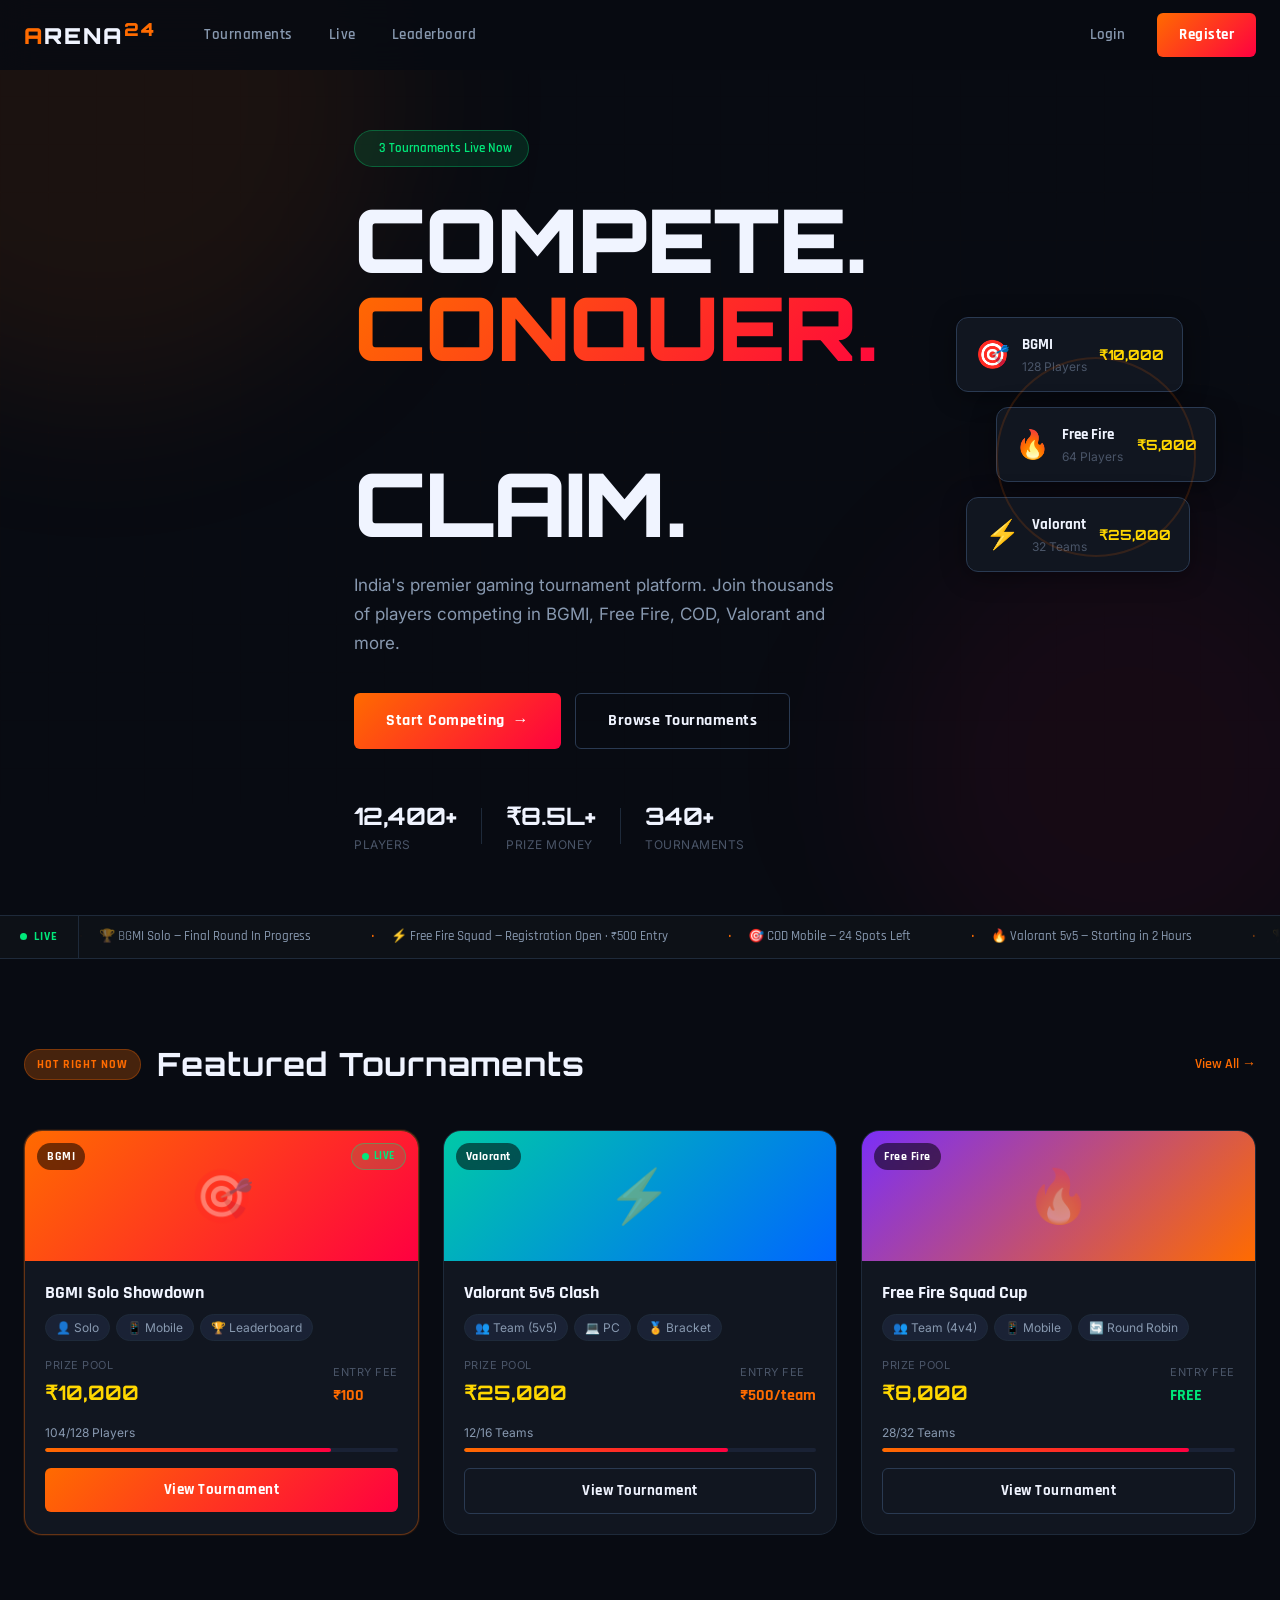
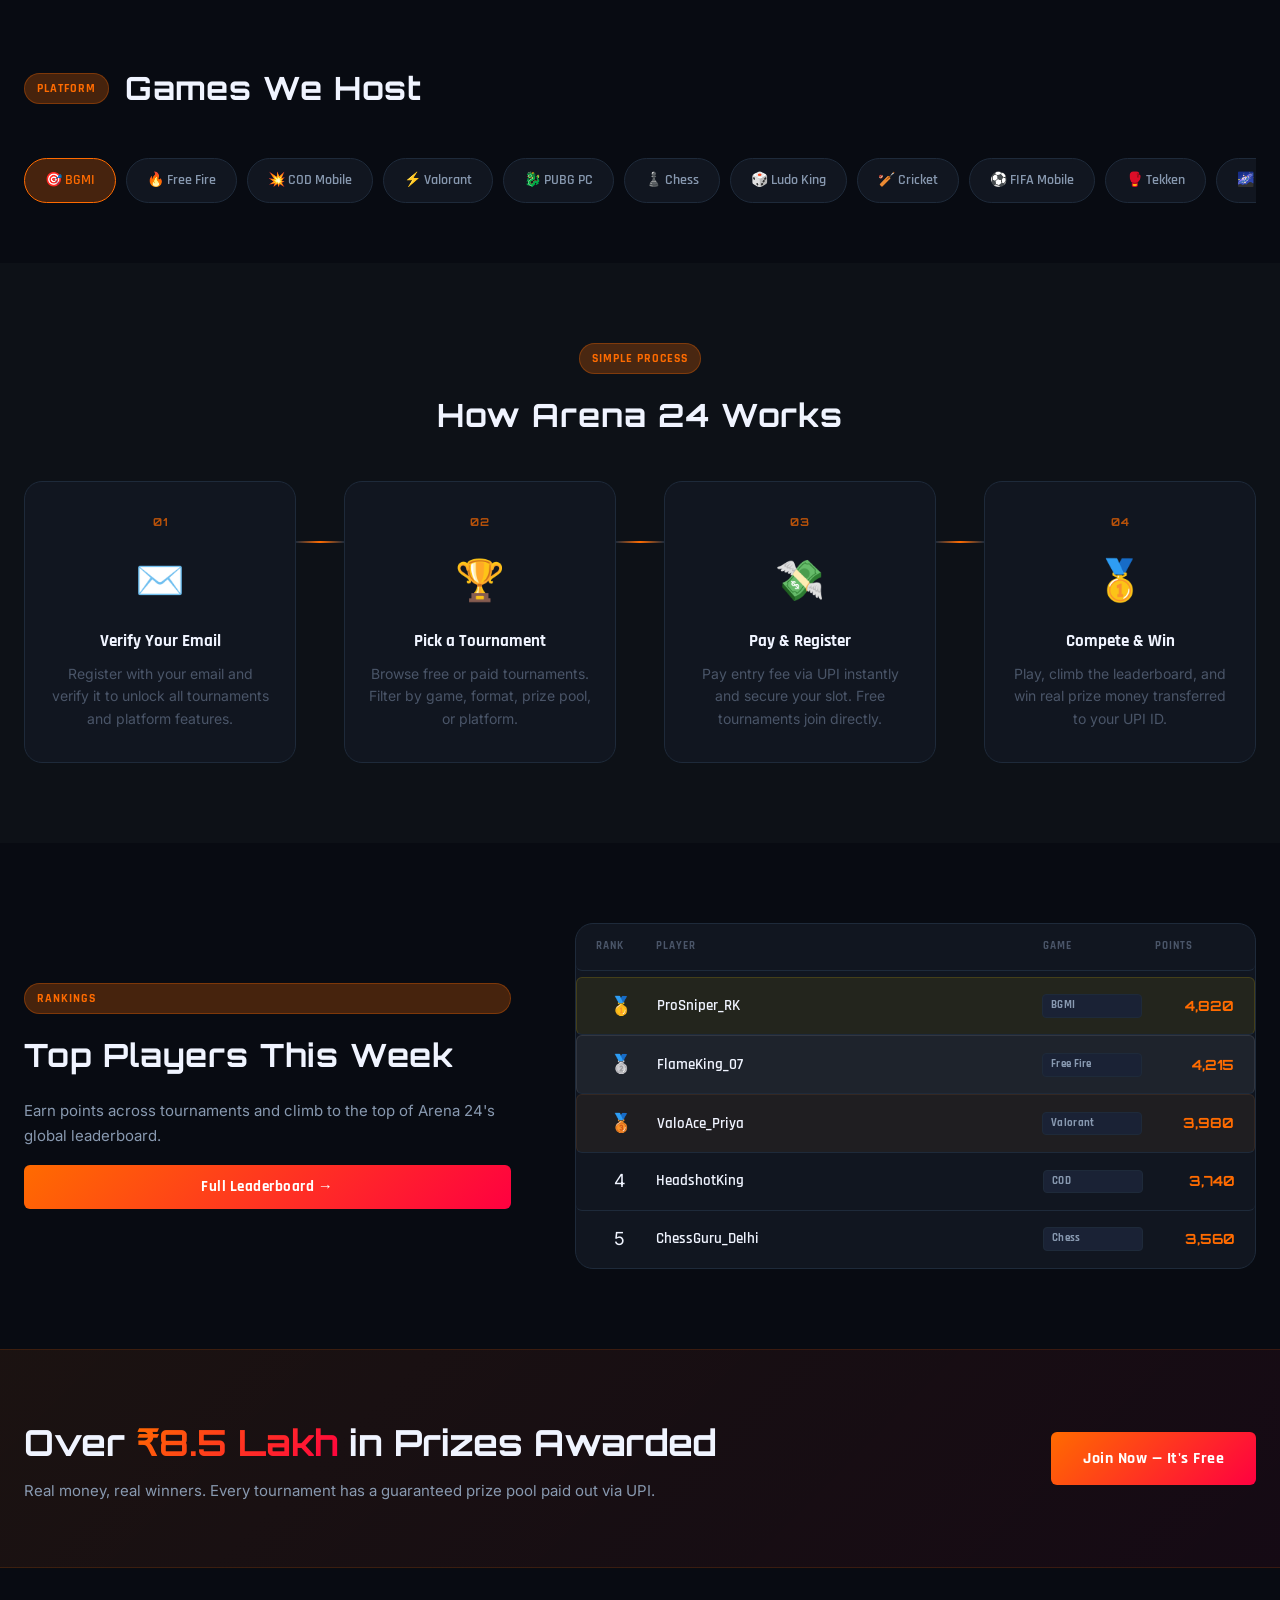
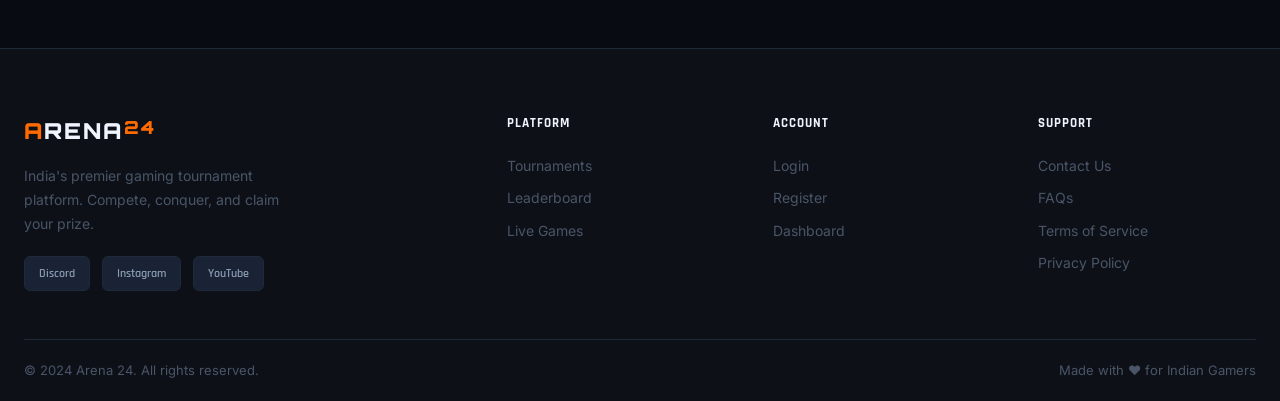
<file: index.html>
<!DOCTYPE html>
<html lang="en">
<head>
  <meta charset="UTF-8" />
  <meta name="viewport" content="width=device-width, initial-scale=1.0"/>
  <title>Arena 24 — Compete. Conquer. Claim.</title>
  <link rel="preconnect" href="https://fonts.googleapis.com">
  <link href="https://fonts.googleapis.com/css2?family=Rajdhani:wght@400;500;600;700&family=Orbitron:wght@400;600;700;900&family=Inter:wght@300;400;500&display=swap" rel="stylesheet">
  <script src="/js/api.js"></script>
  <link rel="stylesheet" href="css/global.css">
  <link rel="stylesheet" href="css/index.css">
</head>
<body>

  <!-- NAV -->
  <nav class="navbar" id="navbar">
    <div class="nav-container">
      <a href="index.html" class="nav-logo">
        <span class="logo-a">A</span>RENA<span class="logo-24">24</span>
      </a>
      <ul class="nav-links">
        <li><a href="tournaments.html">Tournaments</a></li>
        <li><a href="live.html">Live</a></li>
        <li><a href="leaderboard.html">Leaderboard</a></li>
      </ul>
      <div class="nav-actions">
        <a href="login.html" class="btn-ghost">Login</a>
        <a href="register.html" class="btn-primary">Register</a>
      </div>
      <button class="nav-toggle" id="navToggle">
        <span></span><span></span><span></span>
      </button>
    </div>
    <div class="nav-mobile" id="navMobile">
      <a href="tournaments.html">Tournaments</a>
      <a href="live.html">Live</a>
      <a href="leaderboard.html">Leaderboard</a>
      <a href="login.html">Login</a>
      <a href="register.html" class="btn-primary">Register</a>
    </div>
  </nav>

  <!-- HERO -->
  <section class="hero">
    <div class="hero-bg">
      <div class="hero-grid"></div>
      <div class="hero-glow glow-1"></div>
      <div class="hero-glow glow-2"></div>
      <div class="hero-particles" id="particles"></div>
    </div>
    <div class="hero-content">
      <div class="hero-badge">
        <span class="badge-dot"></span>
        <span>3 Tournaments Live Now</span>
      </div>
      <h1 class="hero-title">
        COMPETE.<br>
        <span class="title-accent">CONQUER.</span><br>
        CLAIM.
      </h1>
      <p class="hero-sub">India's premier gaming tournament platform. Join thousands of players competing in BGMI, Free Fire, COD, Valorant and more.</p>
      <div class="hero-cta">
        <a href="register.html" class="btn-primary btn-xl">Start Competing <span class="btn-arrow">→</span></a>
        <a href="tournaments.html" class="btn-outline btn-xl">Browse Tournaments</a>
      </div>
      <div class="hero-stats">
        <div class="stat-item">
          <span class="stat-num">12,400+</span>
          <span class="stat-label">Players</span>
        </div>
        <div class="stat-divider"></div>
        <div class="stat-item">
          <span class="stat-num">₹8.5L+</span>
          <span class="stat-label">Prize Money</span>
        </div>
        <div class="stat-divider"></div>
        <div class="stat-item">
          <span class="stat-num">340+</span>
          <span class="stat-label">Tournaments</span>
        </div>
      </div>
    </div>
    <div class="hero-visual">
      <div class="game-cards-stack">
        <div class="game-card-floating card-1">
          <div class="gcf-icon">🎯</div>
          <div class="gcf-info">
            <span class="gcf-name">BGMI</span>
            <span class="gcf-players">128 Players</span>
          </div>
          <div class="gcf-prize">₹10,000</div>
        </div>
        <div class="game-card-floating card-2">
          <div class="gcf-icon">🔥</div>
          <div class="gcf-info">
            <span class="gcf-name">Free Fire</span>
            <span class="gcf-players">64 Players</span>
          </div>
          <div class="gcf-prize">₹5,000</div>
        </div>
        <div class="game-card-floating card-3">
          <div class="gcf-icon">⚡</div>
          <div class="gcf-info">
            <span class="gcf-name">Valorant</span>
            <span class="gcf-players">32 Teams</span>
          </div>
          <div class="gcf-prize">₹25,000</div>
        </div>
        <div class="pulse-ring"></div>
      </div>
    </div>
  </section>

  <!-- LIVE TICKER -->
  <div class="live-ticker">
    <div class="ticker-label"><span class="live-dot"></span> LIVE</div>
    <div class="ticker-track">
      <div class="ticker-inner">
        <span>🏆 BGMI Solo — Final Round In Progress</span>
        <span>⚡ Free Fire Squad — Registration Open · ₹500 Entry</span>
        <span>🎯 COD Mobile — 24 Spots Left</span>
        <span>🔥 Valorant 5v5 — Starting in 2 Hours</span>
        <span>🏆 Ludo King Open — FREE Entry · 200 Players Joined</span>
        <span>⚡ Chess Blitz — Quarterfinals Live Now</span>
        <span>🏆 BGMI Solo — Final Round In Progress</span>
        <span>⚡ Free Fire Squad — Registration Open · ₹500 Entry</span>
        <span>🎯 COD Mobile — 24 Spots Left</span>
        <span>🔥 Valorant 5v5 — Starting in 2 Hours</span>
      </div>
    </div>
  </div>

  <!-- FEATURED TOURNAMENTS -->
  <section class="section" id="featured">
    <div class="container">
      <div class="section-header">
        <div class="section-tag">Hot Right Now</div>
        <h2 class="section-title">Featured Tournaments</h2>
        <a href="tournaments.html" class="section-link">View All →</a>
      </div>
      <div class="tournament-grid">

        <div class="t-card t-card-featured">
          <div class="t-card-banner" style="background: linear-gradient(135deg, #ff6b00, #ff0040);">
            <div class="t-game-tag">BGMI</div>
            <div class="t-live-badge"><span class="live-dot"></span> LIVE</div>
            <div class="t-banner-icon">🎯</div>
          </div>
          <div class="t-card-body">
            <h3 class="t-title">BGMI Solo Showdown</h3>
            <div class="t-meta">
              <span class="t-meta-item">👤 Solo</span>
              <span class="t-meta-item">📱 Mobile</span>
              <span class="t-meta-item">🏆 Leaderboard</span>
            </div>
            <div class="t-prize-row">
              <div class="t-prize">
                <span class="prize-label">Prize Pool</span>
                <span class="prize-amount">₹10,000</span>
              </div>
              <div class="t-entry">
                <span class="entry-label">Entry Fee</span>
                <span class="entry-amount entry-paid">₹100</span>
              </div>
            </div>
            <div class="t-progress-row">
              <span class="t-spots">104/128 Players</span>
              <div class="t-progress-bar"><div class="t-progress-fill" style="width:81%"></div></div>
            </div>
            <a href="tournament-detail.html" class="btn-primary btn-full">View Tournament</a>
          </div>
        </div>

        <div class="t-card">
          <div class="t-card-banner" style="background: linear-gradient(135deg, #00c9a7, #0066ff);">
            <div class="t-game-tag">Valorant</div>
            <div class="t-banner-icon">⚡</div>
          </div>
          <div class="t-card-body">
            <h3 class="t-title">Valorant 5v5 Clash</h3>
            <div class="t-meta">
              <span class="t-meta-item">👥 Team (5v5)</span>
              <span class="t-meta-item">💻 PC</span>
              <span class="t-meta-item">🏅 Bracket</span>
            </div>
            <div class="t-prize-row">
              <div class="t-prize">
                <span class="prize-label">Prize Pool</span>
                <span class="prize-amount">₹25,000</span>
              </div>
              <div class="t-entry">
                <span class="entry-label">Entry Fee</span>
                <span class="entry-amount entry-paid">₹500/team</span>
              </div>
            </div>
            <div class="t-progress-row">
              <span class="t-spots">12/16 Teams</span>
              <div class="t-progress-bar"><div class="t-progress-fill" style="width:75%"></div></div>
            </div>
            <a href="tournament-detail.html" class="btn-outline btn-full">View Tournament</a>
          </div>
        </div>

        <div class="t-card">
          <div class="t-card-banner" style="background: linear-gradient(135deg, #7b2ff7, #ff6b00);">
            <div class="t-game-tag">Free Fire</div>
            <div class="t-banner-icon">🔥</div>
          </div>
          <div class="t-card-body">
            <h3 class="t-title">Free Fire Squad Cup</h3>
            <div class="t-meta">
              <span class="t-meta-item">👥 Team (4v4)</span>
              <span class="t-meta-item">📱 Mobile</span>
              <span class="t-meta-item">🔄 Round Robin</span>
            </div>
            <div class="t-prize-row">
              <div class="t-prize">
                <span class="prize-label">Prize Pool</span>
                <span class="prize-amount">₹8,000</span>
              </div>
              <div class="t-entry">
                <span class="entry-label">Entry Fee</span>
                <span class="entry-amount entry-free">FREE</span>
              </div>
            </div>
            <div class="t-progress-row">
              <span class="t-spots">28/32 Teams</span>
              <div class="t-progress-bar"><div class="t-progress-fill" style="width:87%"></div></div>
            </div>
            <a href="tournament-detail.html" class="btn-outline btn-full">View Tournament</a>
          </div>
        </div>

      </div>
    </div>
  </section>

  <!-- GAMES WE SUPPORT -->
  <section class="section games-section">
    <div class="container">
      <div class="section-header">
        <div class="section-tag">Platform</div>
        <h2 class="section-title">Games We Host</h2>
      </div>
      <div class="games-scroll">
        <div class="games-track">
          <div class="game-pill active">🎯 BGMI</div>
          <div class="game-pill">🔥 Free Fire</div>
          <div class="game-pill">💥 COD Mobile</div>
          <div class="game-pill">⚡ Valorant</div>
          <div class="game-pill">🐉 PUBG PC</div>
          <div class="game-pill">♟️ Chess</div>
          <div class="game-pill">🎲 Ludo King</div>
          <div class="game-pill">🏏 Cricket</div>
          <div class="game-pill">⚽ FIFA Mobile</div>
          <div class="game-pill">🥊 Tekken</div>
          <div class="game-pill">🌌 Fortnite</div>
          <div class="game-pill">+ More</div>
        </div>
      </div>
    </div>
  </section>

  <!-- HOW IT WORKS -->
  <section class="section how-section">
    <div class="container">
      <div class="section-header center">
        <div class="section-tag">Simple Process</div>
        <h2 class="section-title">How Arena 24 Works</h2>
      </div>
      <div class="steps-grid">
        <div class="step-card">
          <div class="step-num">01</div>
          <div class="step-icon">✉️</div>
          <h3 class="step-title">Verify Your Email</h3>
          <p class="step-desc">Register with your email and verify it to unlock all tournaments and platform features.</p>
        </div>
        <div class="step-connector"></div>
        <div class="step-card">
          <div class="step-num">02</div>
          <div class="step-icon">🏆</div>
          <h3 class="step-title">Pick a Tournament</h3>
          <p class="step-desc">Browse free or paid tournaments. Filter by game, format, prize pool, or platform.</p>
        </div>
        <div class="step-connector"></div>
        <div class="step-card">
          <div class="step-num">03</div>
          <div class="step-icon">💸</div>
          <h3 class="step-title">Pay & Register</h3>
          <p class="step-desc">Pay entry fee via UPI instantly and secure your slot. Free tournaments join directly.</p>
        </div>
        <div class="step-connector"></div>
        <div class="step-card">
          <div class="step-num">04</div>
          <div class="step-icon">🥇</div>
          <h3 class="step-title">Compete & Win</h3>
          <p class="step-desc">Play, climb the leaderboard, and win real prize money transferred to your UPI ID.</p>
        </div>
      </div>
    </div>
  </section>

  <!-- LEADERBOARD PREVIEW -->
  <section class="section lb-section">
    <div class="container">
      <div class="lb-layout">
        <div class="lb-left">
          <div class="section-tag">Rankings</div>
          <h2 class="section-title">Top Players This Week</h2>
          <p class="lb-desc">Earn points across tournaments and climb to the top of Arena 24's global leaderboard.</p>
          <a href="leaderboard.html" class="btn-primary">Full Leaderboard →</a>
        </div>
        <div class="lb-right">
          <div class="lb-table">
            <div class="lb-row lb-header">
              <span>Rank</span><span>Player</span><span>Game</span><span>Points</span>
            </div>
            <div class="lb-row lb-gold">
              <span class="rank-badge rank-1">🥇</span>
              <span class="player-name">ProSniper_RK</span>
              <span class="game-tag-sm">BGMI</span>
              <span class="lb-pts">4,820</span>
            </div>
            <div class="lb-row lb-silver">
              <span class="rank-badge rank-2">🥈</span>
              <span class="player-name">FlameKing_07</span>
              <span class="game-tag-sm">Free Fire</span>
              <span class="lb-pts">4,215</span>
            </div>
            <div class="lb-row lb-bronze">
              <span class="rank-badge rank-3">🥉</span>
              <span class="player-name">ValoAce_Priya</span>
              <span class="game-tag-sm">Valorant</span>
              <span class="lb-pts">3,980</span>
            </div>
            <div class="lb-row">
              <span class="rank-badge">4</span>
              <span class="player-name">HeadshotKing</span>
              <span class="game-tag-sm">COD</span>
              <span class="lb-pts">3,740</span>
            </div>
            <div class="lb-row">
              <span class="rank-badge">5</span>
              <span class="player-name">ChessGuru_Delhi</span>
              <span class="game-tag-sm">Chess</span>
              <span class="lb-pts">3,560</span>
            </div>
          </div>
        </div>
      </div>
    </div>
  </section>

  <!-- PRIZE BANNER -->
  <section class="prize-banner">
    <div class="container">
      <div class="prize-content">
        <div class="prize-text">
          <h2>Over <span class="prize-highlight">₹8.5 Lakh</span> in Prizes Awarded</h2>
          <p>Real money, real winners. Every tournament has a guaranteed prize pool paid out via UPI.</p>
        </div>
        <a href="register.html" class="btn-primary btn-xl">Join Now — It's Free</a>
      </div>
    </div>
  </section>

  <!-- FOOTER -->
  <footer class="footer">
    <div class="container">
      <div class="footer-grid">
        <div class="footer-brand">
          <a href="index.html" class="nav-logo">
            <span class="logo-a">A</span>RENA<span class="logo-24">24</span>
          </a>
          <p>India's premier gaming tournament platform. Compete, conquer, and claim your prize.</p>
          <div class="footer-socials">
            <a href="#" class="social-link">Discord</a>
            <a href="#" class="social-link">Instagram</a>
            <a href="#" class="social-link">YouTube</a>
          </div>
        </div>
        <div class="footer-col">
          <h4>Platform</h4>
          <a href="tournaments.html">Tournaments</a>
          <a href="leaderboard.html">Leaderboard</a>
          <a href="live.html">Live Games</a>
        </div>
        <div class="footer-col">
          <h4>Account</h4>
          <a href="login.html">Login</a>
          <a href="register.html">Register</a>
          <a href="dashboard.html">Dashboard</a>
        </div>
        <div class="footer-col">
          <h4>Support</h4>
          <a href="#">Contact Us</a>
          <a href="#">FAQs</a>
          <a href="#">Terms of Service</a>
          <a href="#">Privacy Policy</a>
        </div>
      </div>
      <div class="footer-bottom">
        <span>© 2024 Arena 24. All rights reserved.</span>
        <span>Made with ❤️ for Indian Gamers</span>
      </div>
    </div>
  </footer>

  <script src="js/global.js"></script>
  <script src="js/index.js"></script>
</body>
</html>
</file>
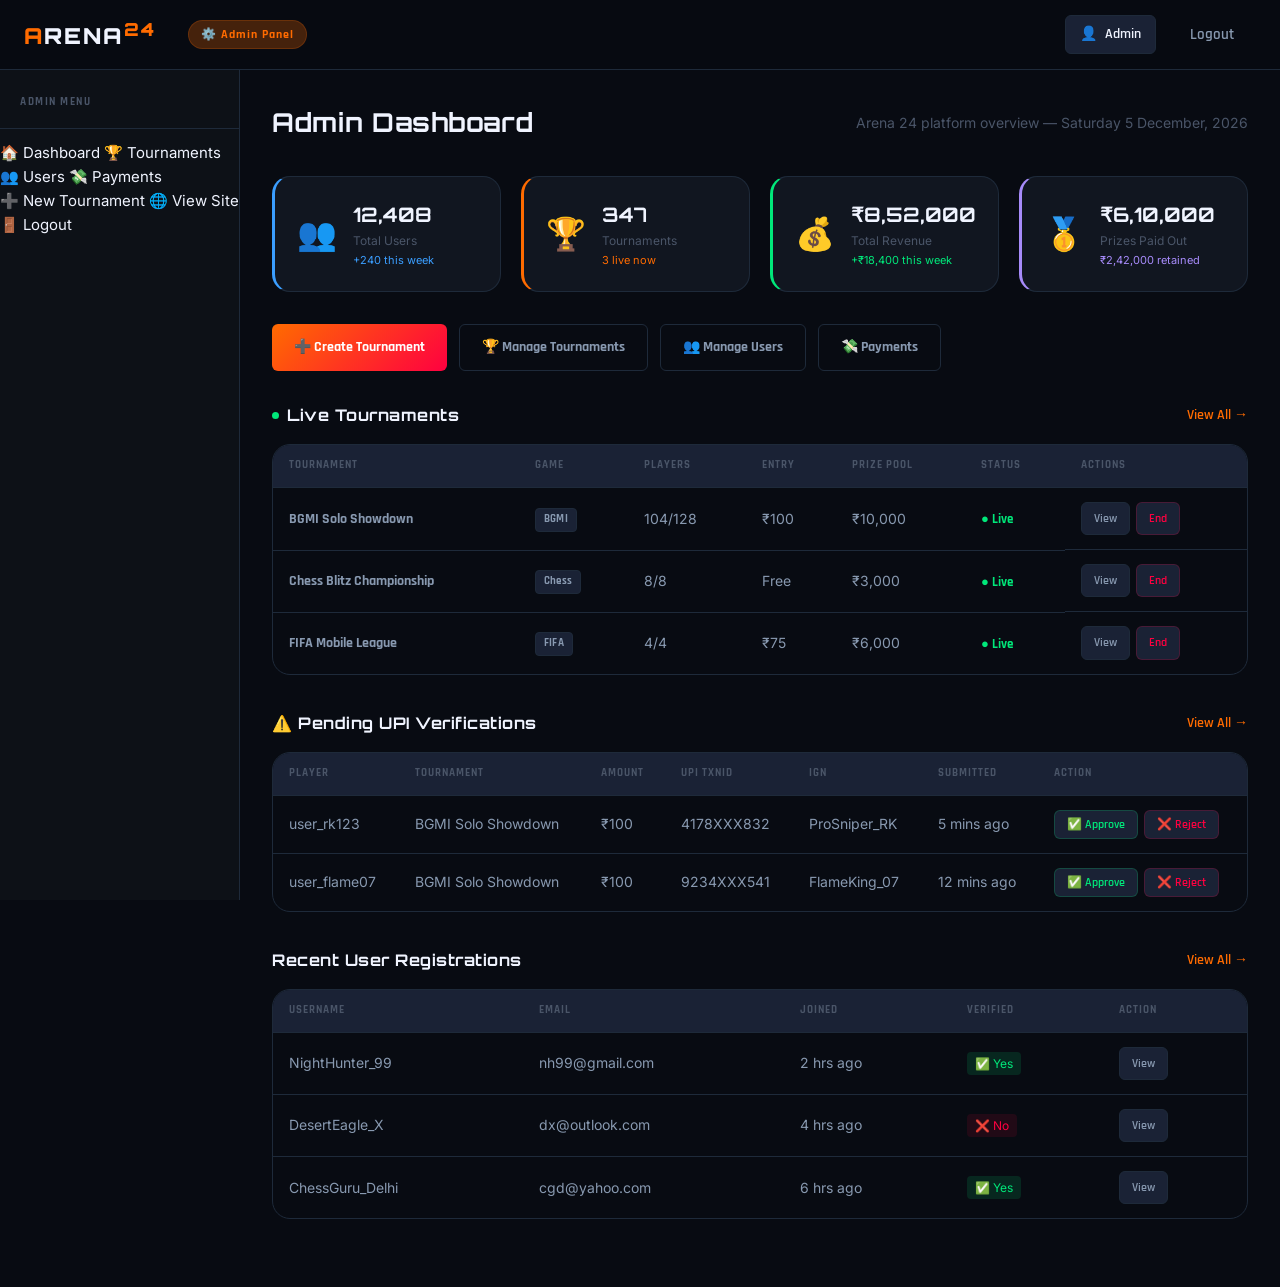
<file: admin-dashboard.html>
<!DOCTYPE html>
<html lang="en">
<head>
  <meta charset="UTF-8" />
  <meta name="viewport" content="width=device-width, initial-scale=1.0"/>
  <title>Admin Dashboard — Arena 24</title>
  <link rel="preconnect" href="https://fonts.googleapis.com">
  <link href="https://fonts.googleapis.com/css2?family=Rajdhani:wght@400;500;600;700&family=Orbitron:wght@400;600;700;900&family=Inter:wght@300;400;500&display=swap" rel="stylesheet">
  <script src="/js/api.js"></script>
  <link rel="stylesheet" href="css/global.css">
  <link rel="stylesheet" href="css/admin.css">
</head>
<body class="admin-body">

  <!-- ADMIN NAVBAR -->
  <nav class="navbar admin-nav" id="navbar">
    <div class="nav-container">
      <a href="index.html" class="nav-logo"><span class="logo-a">A</span>RENA<span class="logo-24">24</span></a>
      <div class="admin-nav-badge">⚙️ Admin Panel</div>
      <div class="nav-actions nav-logged-in">
        <div class="nav-avatar">👤 <span>Admin</span></div>
        <a href="login.html" class="btn-ghost">Logout</a>
      </div>
    </div>
  </nav>

  <div class="admin-layout">

    <!-- ADMIN SIDEBAR -->
    <aside class="admin-sidebar">
      <div class="admin-sidebar-title">Admin Menu</div>
      <nav class="sidebar-nav">
        <a href="admin-dashboard.html" class="sn-item active"><span>🏠</span> Dashboard</a>
        <a href="admin-tournaments.html" class="sn-item"><span>🏆</span> Tournaments</a>
        <a href="admin-users.html" class="sn-item"><span>👥</span> Users</a>
        <a href="admin-payments.html" class="sn-item"><span>💸</span> Payments</a>
        <div class="sn-divider"></div>
        <a href="create-tournament.html" class="sn-item sn-highlight"><span>➕</span> New Tournament</a>
        <a href="index.html" class="sn-item"><span>🌐</span> View Site</a>
        <a href="login.html" class="sn-item sn-logout"><span>🚪</span> Logout</a>
      </nav>
    </aside>

    <!-- ADMIN MAIN -->
    <main class="admin-main">

      <div class="admin-page-header">
        <h1>Admin Dashboard</h1>
        <p>Arena 24 platform overview — <span id="adminDate"></span></p>
      </div>

      <!-- OVERVIEW STATS -->
      <div class="admin-stats-row">
        <div class="admin-stat-card asc-blue">
          <div class="asc-icon">👥</div>
          <div class="asc-info">
            <span class="asc-val">12,408</span>
            <span class="asc-label">Total Users</span>
            <span class="asc-change">+240 this week</span>
          </div>
        </div>
        <div class="admin-stat-card asc-orange">
          <div class="asc-icon">🏆</div>
          <div class="asc-info">
            <span class="asc-val">347</span>
            <span class="asc-label">Tournaments</span>
            <span class="asc-change">3 live now</span>
          </div>
        </div>
        <div class="admin-stat-card asc-green">
          <div class="asc-icon">💰</div>
          <div class="asc-info">
            <span class="asc-val">₹8,52,000</span>
            <span class="asc-label">Total Revenue</span>
            <span class="asc-change">+₹18,400 this week</span>
          </div>
        </div>
        <div class="admin-stat-card asc-purple">
          <div class="asc-icon">🥇</div>
          <div class="asc-info">
            <span class="asc-val">₹6,10,000</span>
            <span class="asc-label">Prizes Paid Out</span>
            <span class="asc-change">₹2,42,000 retained</span>
          </div>
        </div>
      </div>

      <!-- QUICK ACTIONS -->
      <div class="admin-quick-actions">
        <a href="create-tournament.html" class="qab qab-primary">➕ Create Tournament</a>
        <a href="admin-tournaments.html" class="qab qab-outline">🏆 Manage Tournaments</a>
        <a href="admin-users.html" class="qab qab-outline">👥 Manage Users</a>
        <a href="admin-payments.html" class="qab qab-outline">💸 Payments</a>
      </div>

      <!-- LIVE TOURNAMENTS -->
      <div class="admin-section">
        <div class="admin-section-header">
          <h2><span class="live-dot"></span> Live Tournaments</h2>
          <a href="admin-tournaments.html" class="section-link">View All →</a>
        </div>
        <div class="admin-table-wrap">
          <table class="admin-table">
            <thead>
              <tr><th>Tournament</th><th>Game</th><th>Players</th><th>Entry</th><th>Prize Pool</th><th>Status</th><th>Actions</th></tr>
            </thead>
            <tbody>
              <tr>
                <td class="at-name">BGMI Solo Showdown</td>
                <td><span class="game-tag-sm">BGMI</span></td>
                <td>104/128</td>
                <td>₹100</td>
                <td>₹10,000</td>
                <td><span class="status-live">● Live</span></td>
                <td class="at-actions"><a href="tournament-detail.html" class="tbl-btn">View</a><button class="tbl-btn tbl-btn-danger">End</button></td>
              </tr>
              <tr>
                <td class="at-name">Chess Blitz Championship</td>
                <td><span class="game-tag-sm">Chess</span></td>
                <td>8/8</td>
                <td>Free</td>
                <td>₹3,000</td>
                <td><span class="status-live">● Live</span></td>
                <td class="at-actions"><a href="tournament-detail.html" class="tbl-btn">View</a><button class="tbl-btn tbl-btn-danger">End</button></td>
              </tr>
              <tr>
                <td class="at-name">FIFA Mobile League</td>
                <td><span class="game-tag-sm">FIFA</span></td>
                <td>4/4</td>
                <td>₹75</td>
                <td>₹6,000</td>
                <td><span class="status-live">● Live</span></td>
                <td class="at-actions"><a href="tournament-detail.html" class="tbl-btn">View</a><button class="tbl-btn tbl-btn-danger">End</button></td>
              </tr>
            </tbody>
          </table>
        </div>
      </div>

      <!-- PENDING PAYMENTS -->
      <div class="admin-section">
        <div class="admin-section-header">
          <h2>⚠️ Pending UPI Verifications</h2>
          <a href="admin-payments.html" class="section-link">View All →</a>
        </div>
        <div class="admin-table-wrap">
          <table class="admin-table">
            <thead>
              <tr><th>Player</th><th>Tournament</th><th>Amount</th><th>UPI TxnID</th><th>IGN</th><th>Submitted</th><th>Action</th></tr>
            </thead>
            <tbody>
              <tr>
                <td>user_rk123</td>
                <td>BGMI Solo Showdown</td>
                <td>₹100</td>
                <td>4178XXX832</td>
                <td>ProSniper_RK</td>
                <td>5 mins ago</td>
                <td class="at-actions">
                  <button class="tbl-btn tbl-btn-success">✅ Approve</button>
                  <button class="tbl-btn tbl-btn-danger">❌ Reject</button>
                </td>
              </tr>
              <tr>
                <td>user_flame07</td>
                <td>BGMI Solo Showdown</td>
                <td>₹100</td>
                <td>9234XXX541</td>
                <td>FlameKing_07</td>
                <td>12 mins ago</td>
                <td class="at-actions">
                  <button class="tbl-btn tbl-btn-success">✅ Approve</button>
                  <button class="tbl-btn tbl-btn-danger">❌ Reject</button>
                </td>
              </tr>
            </tbody>
          </table>
        </div>
      </div>

      <!-- RECENT REGISTRATIONS -->
      <div class="admin-section">
        <div class="admin-section-header">
          <h2>Recent User Registrations</h2>
          <a href="admin-users.html" class="section-link">View All →</a>
        </div>
        <div class="admin-table-wrap">
          <table class="admin-table">
            <thead>
              <tr><th>Username</th><th>Email</th><th>Joined</th><th>Verified</th><th>Action</th></tr>
            </thead>
            <tbody>
              <tr><td>NightHunter_99</td><td>nh99@gmail.com</td><td>2 hrs ago</td><td><span class="verified-badge">✅ Yes</span></td><td><a href="#" class="tbl-btn">View</a></td></tr>
              <tr><td>DesertEagle_X</td><td>dx@outlook.com</td><td>4 hrs ago</td><td><span class="unverified-badge">❌ No</span></td><td><a href="#" class="tbl-btn">View</a></td></tr>
              <tr><td>ChessGuru_Delhi</td><td>cgd@yahoo.com</td><td>6 hrs ago</td><td><span class="verified-badge">✅ Yes</span></td><td><a href="#" class="tbl-btn">View</a></td></tr>
            </tbody>
          </table>
        </div>
      </div>

    </main>
  </div>

  <script src="js/global.js"></script>
  <script src="js/admin.js"></script>
</body>
</html>
</file>
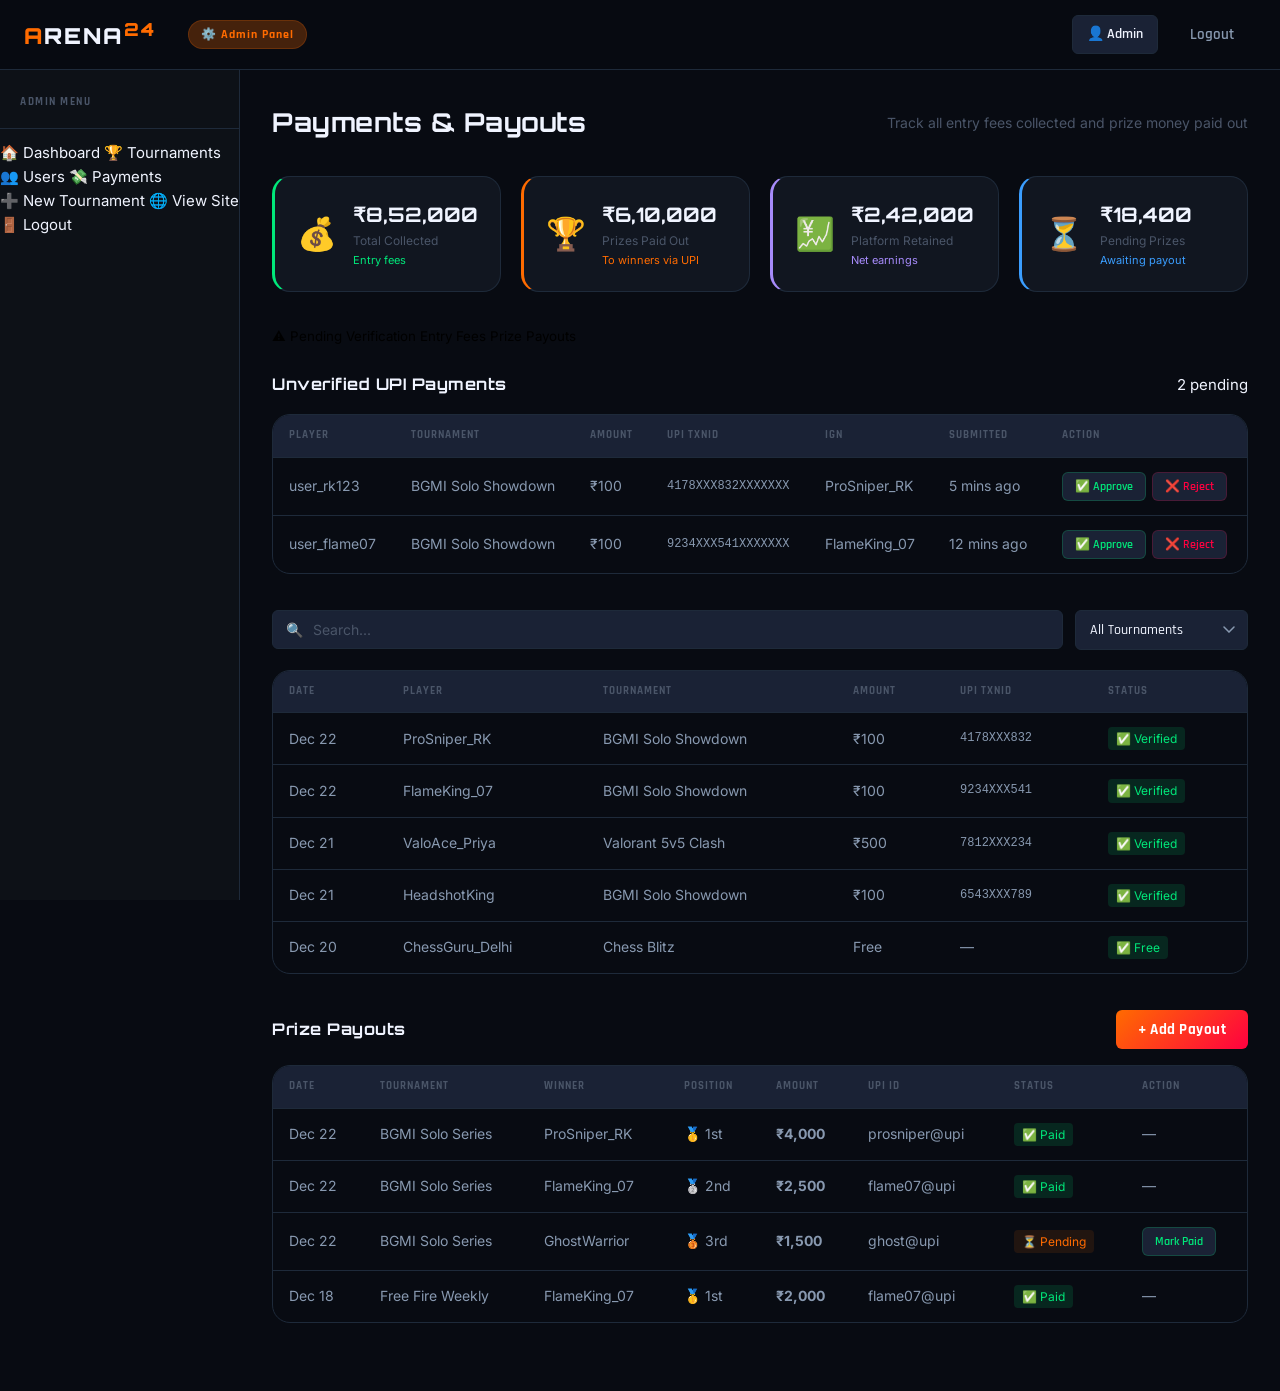
<file: admin-payments.html>
<!DOCTYPE html>
<html lang="en">
<head>
  <meta charset="UTF-8" />
  <meta name="viewport" content="width=device-width, initial-scale=1.0"/>
  <title>Payments — Arena 24 Admin</title>
  <link rel="preconnect" href="https://fonts.googleapis.com">
  <link href="https://fonts.googleapis.com/css2?family=Rajdhani:wght@400;500;600;700&family=Orbitron:wght@400;600;700;900&family=Inter:wght@300;400;500&display=swap" rel="stylesheet">
  <script src="/js/api.js"></script>
  <link rel="stylesheet" href="css/global.css">
  <link rel="stylesheet" href="css/admin.css">
</head>
<body class="admin-body">

  <nav class="navbar admin-nav" id="navbar">
    <div class="nav-container">
      <a href="index.html" class="nav-logo"><span class="logo-a">A</span>RENA<span class="logo-24">24</span></a>
      <div class="admin-nav-badge">⚙️ Admin Panel</div>
      <div class="nav-actions"><div class="nav-avatar">👤 Admin</div><a href="login.html" class="btn-ghost">Logout</a></div>
    </div>
  </nav>

  <div class="admin-layout">
    <aside class="admin-sidebar">
      <div class="admin-sidebar-title">Admin Menu</div>
      <nav class="sidebar-nav">
        <a href="admin-dashboard.html" class="sn-item"><span>🏠</span> Dashboard</a>
        <a href="admin-tournaments.html" class="sn-item"><span>🏆</span> Tournaments</a>
        <a href="admin-users.html" class="sn-item"><span>👥</span> Users</a>
        <a href="admin-payments.html" class="sn-item active"><span>💸</span> Payments</a>
        <div class="sn-divider"></div>
        <a href="create-tournament.html" class="sn-item sn-highlight"><span>➕</span> New Tournament</a>
        <a href="index.html" class="sn-item"><span>🌐</span> View Site</a>
        <a href="login.html" class="sn-item sn-logout"><span>🚪</span> Logout</a>
      </nav>
    </aside>

    <main class="admin-main">
      <div class="admin-page-header">
        <h1>Payments & Payouts</h1>
        <p>Track all entry fees collected and prize money paid out</p>
      </div>

      <!-- FINANCE SUMMARY -->
      <div class="admin-stats-row">
        <div class="admin-stat-card asc-green">
          <div class="asc-icon">💰</div>
          <div class="asc-info"><span class="asc-val">₹8,52,000</span><span class="asc-label">Total Collected</span><span class="asc-change">Entry fees</span></div>
        </div>
        <div class="admin-stat-card asc-orange">
          <div class="asc-icon">🏆</div>
          <div class="asc-info"><span class="asc-val">₹6,10,000</span><span class="asc-label">Prizes Paid Out</span><span class="asc-change">To winners via UPI</span></div>
        </div>
        <div class="admin-stat-card asc-purple">
          <div class="asc-icon">💹</div>
          <div class="asc-info"><span class="asc-val">₹2,42,000</span><span class="asc-label">Platform Retained</span><span class="asc-change">Net earnings</span></div>
        </div>
        <div class="admin-stat-card asc-blue">
          <div class="asc-icon">⏳</div>
          <div class="asc-info"><span class="asc-val">₹18,400</span><span class="asc-label">Pending Prizes</span><span class="asc-change">Awaiting payout</span></div>
        </div>
      </div>

      <!-- TABS -->
      <div class="t-tabs" style="margin-bottom:24px">
        <button class="t-tab active" data-tab="pending">⚠️ Pending Verification</button>
        <button class="t-tab" data-tab="entries">Entry Fees</button>
        <button class="t-tab" data-tab="prizes">Prize Payouts</button>
      </div>

      <!-- PENDING VERIFICATION -->
      <div class="t-tab-content active" id="tab-pending">
        <div class="admin-section">
          <div class="admin-section-header"><h2>Unverified UPI Payments</h2><span class="notif-count">2 pending</span></div>
          <div class="admin-table-wrap">
            <table class="admin-table">
              <thead>
                <tr><th>Player</th><th>Tournament</th><th>Amount</th><th>UPI TxnID</th><th>IGN</th><th>Submitted</th><th>Action</th></tr>
              </thead>
              <tbody>
                <tr>
                  <td>user_rk123</td><td>BGMI Solo Showdown</td><td>₹100</td><td class="txn-id">4178XXX832XXXXXXX</td><td>ProSniper_RK</td><td>5 mins ago</td>
                  <td class="at-actions">
                    <button class="tbl-btn tbl-btn-success">✅ Approve</button>
                    <button class="tbl-btn tbl-btn-danger">❌ Reject</button>
                  </td>
                </tr>
                <tr>
                  <td>user_flame07</td><td>BGMI Solo Showdown</td><td>₹100</td><td class="txn-id">9234XXX541XXXXXXX</td><td>FlameKing_07</td><td>12 mins ago</td>
                  <td class="at-actions">
                    <button class="tbl-btn tbl-btn-success">✅ Approve</button>
                    <button class="tbl-btn tbl-btn-danger">❌ Reject</button>
                  </td>
                </tr>
              </tbody>
            </table>
          </div>
        </div>
      </div>

      <!-- ENTRY FEES -->
      <div class="t-tab-content" id="tab-entries">
        <div class="admin-section">
          <div class="admin-filter-row">
            <div class="filter-search"><span class="search-icon">🔍</span><input type="text" placeholder="Search..."/></div>
            <select class="filter-select"><option>All Tournaments</option><option>BGMI Solo Showdown</option><option>Valorant 5v5 Clash</option></select>
          </div>
          <div class="admin-table-wrap">
            <table class="admin-table">
              <thead><tr><th>Date</th><th>Player</th><th>Tournament</th><th>Amount</th><th>UPI TxnID</th><th>Status</th></tr></thead>
              <tbody>
                <tr><td>Dec 22</td><td>ProSniper_RK</td><td>BGMI Solo Showdown</td><td>₹100</td><td class="txn-id">4178XXX832</td><td><span class="verified-badge">✅ Verified</span></td></tr>
                <tr><td>Dec 22</td><td>FlameKing_07</td><td>BGMI Solo Showdown</td><td>₹100</td><td class="txn-id">9234XXX541</td><td><span class="verified-badge">✅ Verified</span></td></tr>
                <tr><td>Dec 21</td><td>ValoAce_Priya</td><td>Valorant 5v5 Clash</td><td>₹500</td><td class="txn-id">7812XXX234</td><td><span class="verified-badge">✅ Verified</span></td></tr>
                <tr><td>Dec 21</td><td>HeadshotKing</td><td>BGMI Solo Showdown</td><td>₹100</td><td class="txn-id">6543XXX789</td><td><span class="verified-badge">✅ Verified</span></td></tr>
                <tr><td>Dec 20</td><td>ChessGuru_Delhi</td><td>Chess Blitz</td><td>Free</td><td>—</td><td><span class="verified-badge">✅ Free</span></td></tr>
              </tbody>
            </table>
          </div>
        </div>
      </div>

      <!-- PRIZE PAYOUTS -->
      <div class="t-tab-content" id="tab-prizes">
        <div class="admin-section">
          <div class="admin-section-header">
            <h2>Prize Payouts</h2>
            <button class="btn-primary" id="newPayoutBtn">+ Add Payout</button>
          </div>
          <div class="admin-table-wrap">
            <table class="admin-table">
              <thead><tr><th>Date</th><th>Tournament</th><th>Winner</th><th>Position</th><th>Amount</th><th>UPI ID</th><th>Status</th><th>Action</th></tr></thead>
              <tbody>
                <tr>
                  <td>Dec 22</td><td>BGMI Solo Series</td><td>ProSniper_RK</td><td>🥇 1st</td><td class="prize-col">₹4,000</td><td>prosniper@upi</td>
                  <td><span class="received-badge">✅ Paid</span></td>
                  <td>—</td>
                </tr>
                <tr>
                  <td>Dec 22</td><td>BGMI Solo Series</td><td>FlameKing_07</td><td>🥈 2nd</td><td class="prize-col">₹2,500</td><td>flame07@upi</td>
                  <td><span class="received-badge">✅ Paid</span></td>
                  <td>—</td>
                </tr>
                <tr>
                  <td>Dec 22</td><td>BGMI Solo Series</td><td>GhostWarrior</td><td>🥉 3rd</td><td class="prize-col">₹1,500</td><td>ghost@upi</td>
                  <td><span class="pending-badge">⏳ Pending</span></td>
                  <td><button class="tbl-btn tbl-btn-success">Mark Paid</button></td>
                </tr>
                <tr>
                  <td>Dec 18</td><td>Free Fire Weekly</td><td>FlameKing_07</td><td>🥇 1st</td><td class="prize-col">₹2,000</td><td>flame07@upi</td>
                  <td><span class="received-badge">✅ Paid</span></td>
                  <td>—</td>
                </tr>
              </tbody>
            </table>
          </div>
        </div>
      </div>

    </main>
  </div>

  <!-- NEW PAYOUT MODAL -->
  <div class="modal-overlay hidden" id="payoutModal">
    <div class="modal">
      <button class="modal-close" id="closePayoutModal">✕</button>
      <div class="modal-header"><h3>Record Prize Payout</h3></div>
      <div class="modal-body">
        <div class="form-group"><label>Tournament</label><select class="filter-select" style="width:100%"><option>BGMI Solo Showdown</option><option>Valorant 5v5 Clash</option></select></div>
        <div class="form-group"><label>Winner Username</label><input type="text" class="upi-input" placeholder="e.g. ProSniper_RK"/></div>
        <div class="form-row-2">
          <div class="form-group"><label>Position</label><input type="text" class="upi-input" placeholder="e.g. 1st"/></div>
          <div class="form-group"><label>Prize Amount (₹)</label><input type="number" class="upi-input" placeholder="4000"/></div>
        </div>
        <div class="form-group"><label>Winner's UPI ID</label><input type="text" class="upi-input" placeholder="winner@upi"/></div>
        <button class="btn-primary btn-full">Save Payout Record</button>
      </div>
    </div>
  </div>

  <script src="js/global.js"></script>
  <script src="js/admin.js"></script>
</body>
</html>
</file>
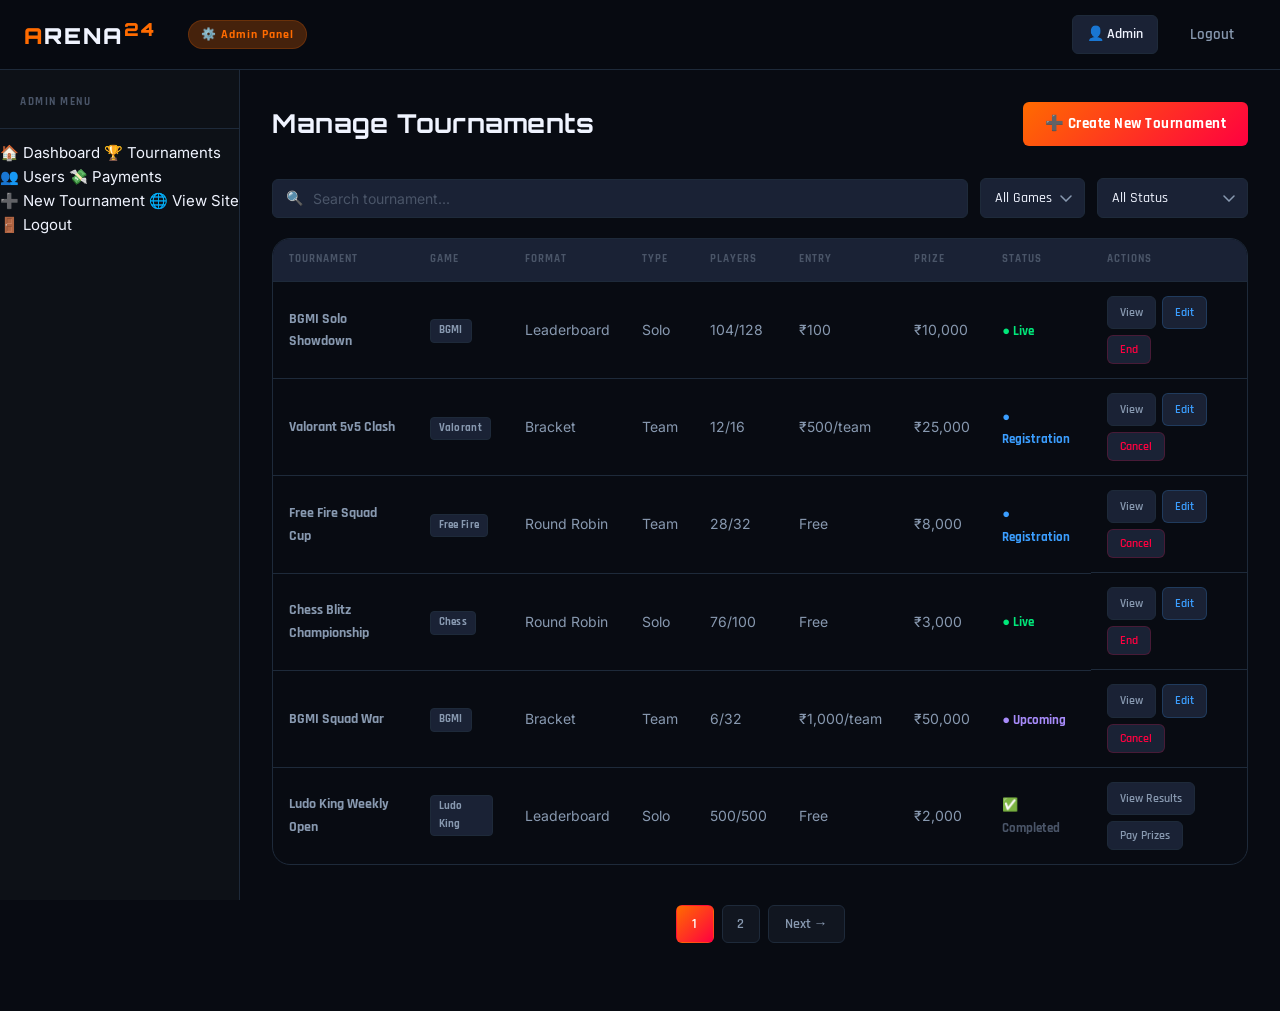
<file: admin-tournaments.html>
<!DOCTYPE html>
<html lang="en">
<head>
  <meta charset="UTF-8" />
  <meta name="viewport" content="width=device-width, initial-scale=1.0"/>
  <title>Manage Tournaments — Arena 24 Admin</title>
  <link rel="preconnect" href="https://fonts.googleapis.com">
  <link href="https://fonts.googleapis.com/css2?family=Rajdhani:wght@400;500;600;700&family=Orbitron:wght@400;600;700;900&family=Inter:wght@300;400;500&display=swap" rel="stylesheet">
  <script src="/js/api.js"></script>
  <link rel="stylesheet" href="css/global.css">
  <link rel="stylesheet" href="css/admin.css">
</head>
<body class="admin-body">

  <nav class="navbar admin-nav" id="navbar">
    <div class="nav-container">
      <a href="index.html" class="nav-logo"><span class="logo-a">A</span>RENA<span class="logo-24">24</span></a>
      <div class="admin-nav-badge">⚙️ Admin Panel</div>
      <div class="nav-actions"><div class="nav-avatar">👤 Admin</div><a href="login.html" class="btn-ghost">Logout</a></div>
    </div>
  </nav>

  <div class="admin-layout">
    <aside class="admin-sidebar">
      <div class="admin-sidebar-title">Admin Menu</div>
      <nav class="sidebar-nav">
        <a href="admin-dashboard.html" class="sn-item"><span>🏠</span> Dashboard</a>
        <a href="admin-tournaments.html" class="sn-item active"><span>🏆</span> Tournaments</a>
        <a href="admin-users.html" class="sn-item"><span>👥</span> Users</a>
        <a href="admin-payments.html" class="sn-item"><span>💸</span> Payments</a>
        <div class="sn-divider"></div>
        <a href="create-tournament.html" class="sn-item sn-highlight"><span>➕</span> New Tournament</a>
        <a href="index.html" class="sn-item"><span>🌐</span> View Site</a>
        <a href="login.html" class="sn-item sn-logout"><span>🚪</span> Logout</a>
      </nav>
    </aside>

    <main class="admin-main">
      <div class="admin-page-header">
        <h1>Manage Tournaments</h1>
        <a href="create-tournament.html" class="btn-primary">➕ Create New Tournament</a>
      </div>

      <!-- FILTER ROW -->
      <div class="admin-filter-row">
        <div class="filter-search">
          <span class="search-icon">🔍</span>
          <input type="text" placeholder="Search tournament..." id="adminTSearch"/>
        </div>
        <select class="filter-select"><option>All Games</option><option>BGMI</option><option>Free Fire</option><option>Valorant</option><option>Chess</option></select>
        <select class="filter-select"><option>All Status</option><option>Live</option><option>Registration Open</option><option>Upcoming</option><option>Completed</option></select>
      </div>

      <!-- TOURNAMENTS TABLE -->
      <div class="admin-section">
        <div class="admin-table-wrap">
          <table class="admin-table admin-t-table">
            <thead>
              <tr>
                <th>Tournament</th><th>Game</th><th>Format</th><th>Type</th>
                <th>Players</th><th>Entry</th><th>Prize</th><th>Status</th><th>Actions</th>
              </tr>
            </thead>
            <tbody id="adminTBody">
              <tr>
                <td class="at-name">BGMI Solo Showdown</td>
                <td><span class="game-tag-sm">BGMI</span></td>
                <td>Leaderboard</td><td>Solo</td><td>104/128</td><td>₹100</td><td>₹10,000</td>
                <td><span class="status-live">● Live</span></td>
                <td class="at-actions">
                  <a href="tournament-detail.html" class="tbl-btn">View</a>
                  <button class="tbl-btn tbl-btn-edit" onclick="openEditModal('BGMI Solo Showdown')">Edit</button>
                  <button class="tbl-btn tbl-btn-danger" onclick="confirmEnd('BGMI Solo Showdown')">End</button>
                </td>
              </tr>
              <tr>
                <td class="at-name">Valorant 5v5 Clash</td>
                <td><span class="game-tag-sm">Valorant</span></td>
                <td>Bracket</td><td>Team</td><td>12/16</td><td>₹500/team</td><td>₹25,000</td>
                <td><span class="status-reg">● Registration</span></td>
                <td class="at-actions">
                  <a href="tournament-detail.html" class="tbl-btn">View</a>
                  <button class="tbl-btn tbl-btn-edit">Edit</button>
                  <button class="tbl-btn tbl-btn-danger">Cancel</button>
                </td>
              </tr>
              <tr>
                <td class="at-name">Free Fire Squad Cup</td>
                <td><span class="game-tag-sm">Free Fire</span></td>
                <td>Round Robin</td><td>Team</td><td>28/32</td><td>Free</td><td>₹8,000</td>
                <td><span class="status-reg">● Registration</span></td>
                <td class="at-actions">
                  <a href="tournament-detail.html" class="tbl-btn">View</a>
                  <button class="tbl-btn tbl-btn-edit">Edit</button>
                  <button class="tbl-btn tbl-btn-danger">Cancel</button>
                </td>
              </tr>
              <tr>
                <td class="at-name">Chess Blitz Championship</td>
                <td><span class="game-tag-sm">Chess</span></td>
                <td>Round Robin</td><td>Solo</td><td>76/100</td><td>Free</td><td>₹3,000</td>
                <td><span class="status-live">● Live</span></td>
                <td class="at-actions">
                  <a href="tournament-detail.html" class="tbl-btn">View</a>
                  <button class="tbl-btn tbl-btn-edit">Edit</button>
                  <button class="tbl-btn tbl-btn-danger">End</button>
                </td>
              </tr>
              <tr>
                <td class="at-name">BGMI Squad War</td>
                <td><span class="game-tag-sm">BGMI</span></td>
                <td>Bracket</td><td>Team</td><td>6/32</td><td>₹1,000/team</td><td>₹50,000</td>
                <td><span class="status-upcoming">● Upcoming</span></td>
                <td class="at-actions">
                  <a href="tournament-detail.html" class="tbl-btn">View</a>
                  <button class="tbl-btn tbl-btn-edit">Edit</button>
                  <button class="tbl-btn tbl-btn-danger">Cancel</button>
                </td>
              </tr>
              <tr>
                <td class="at-name">Ludo King Weekly Open</td>
                <td><span class="game-tag-sm">Ludo King</span></td>
                <td>Leaderboard</td><td>Solo</td><td>500/500</td><td>Free</td><td>₹2,000</td>
                <td><span class="status-done">✅ Completed</span></td>
                <td class="at-actions">
                  <a href="tournament-detail.html" class="tbl-btn">View Results</a>
                  <button class="tbl-btn">Pay Prizes</button>
                </td>
              </tr>
            </tbody>
          </table>
        </div>
        <div class="pagination">
          <button class="page-btn active">1</button>
          <button class="page-btn">2</button>
          <button class="page-btn page-next">Next →</button>
        </div>
      </div>

    </main>
  </div>

  <!-- EDIT MODAL -->
  <div class="modal-overlay hidden" id="editTModal">
    <div class="modal modal-large">
      <button class="modal-close" id="closeEditTModal">✕</button>
      <div class="modal-header"><h3>Edit Tournament</h3></div>
      <div class="modal-body">
        <div class="form-group">
          <label>Tournament Name</label>
          <input type="text" class="upi-input" id="editTName" value="BGMI Solo Showdown"/>
        </div>
        <div class="form-row-2">
          <div class="form-group">
            <label>Max Players</label>
            <input type="number" class="upi-input" value="128"/>
          </div>
          <div class="form-group">
            <label>Prize Pool (₹)</label>
            <input type="number" class="upi-input" value="10000"/>
          </div>
        </div>
        <div class="form-row-2">
          <div class="form-group">
            <label>Entry Fee (₹, 0 = Free)</label>
            <input type="number" class="upi-input" value="100"/>
          </div>
          <div class="form-group">
            <label>Status</label>
            <select class="filter-select" style="width:100%">
              <option>Registration Open</option>
              <option selected>Live</option>
              <option>Upcoming</option>
              <option>Completed</option>
            </select>
          </div>
        </div>
        <div class="form-group">
          <label>Room ID (share with players)</label>
          <input type="text" class="upi-input" placeholder="e.g. 123456"/>
        </div>
        <div class="form-group">
          <label>Room Password</label>
          <input type="text" class="upi-input" placeholder="e.g. arena24"/>
        </div>
        <div class="form-row-inline">
          <button class="btn-primary">Save Changes</button>
          <button class="btn-outline" id="cancelEditT">Cancel</button>
        </div>
      </div>
    </div>
  </div>

  <script src="js/global.js"></script>
  <script src="js/admin.js"></script>
</body>
</html>
</file>
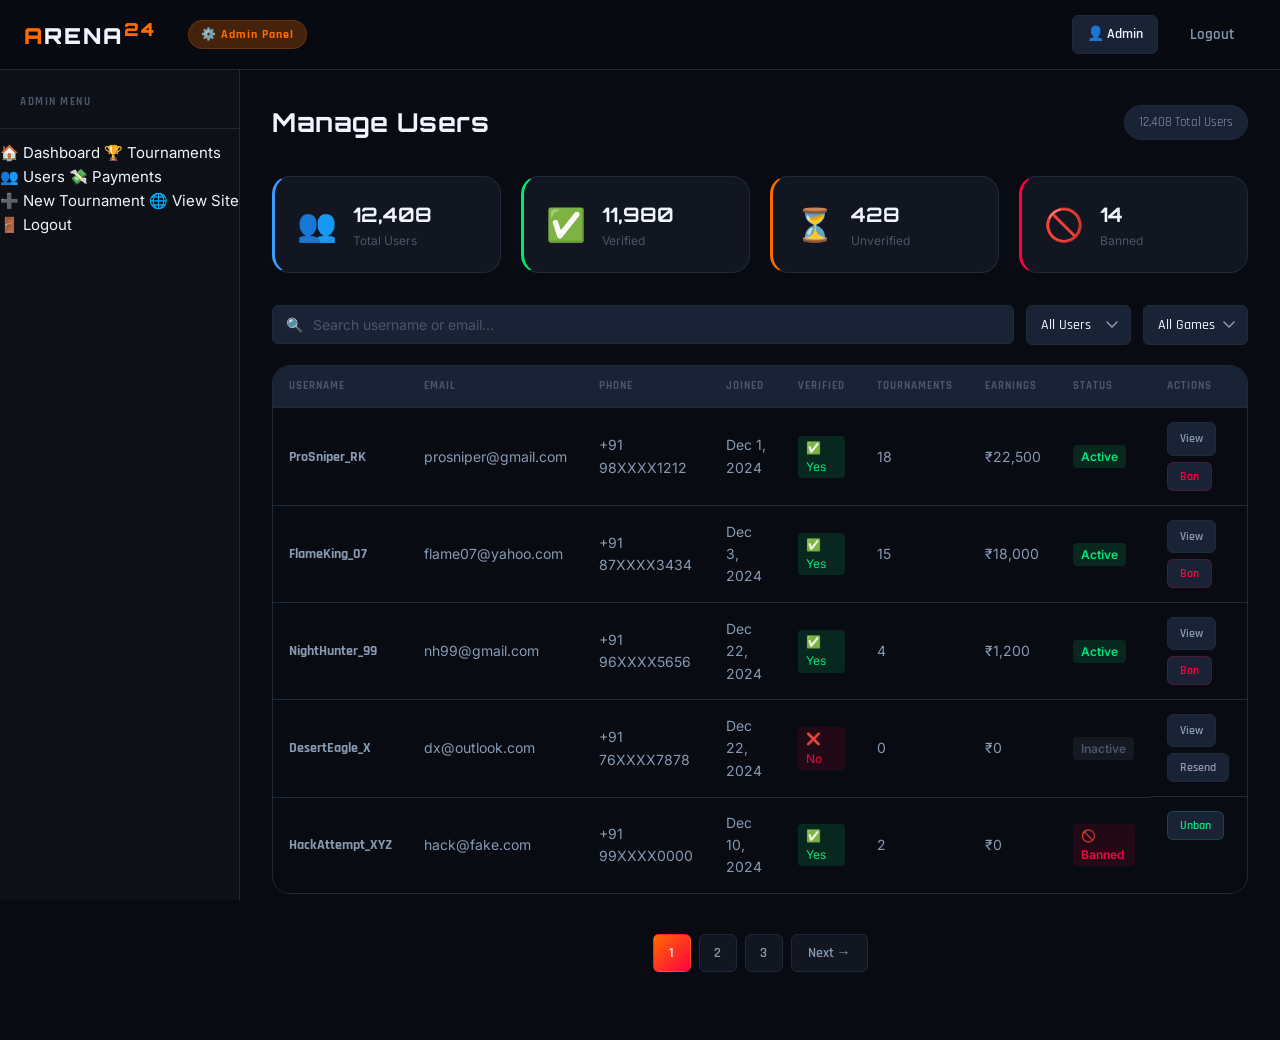
<file: admin-users.html>
<!DOCTYPE html>
<html lang="en">
<head>
  <meta charset="UTF-8" />
  <meta name="viewport" content="width=device-width, initial-scale=1.0"/>
  <title>Manage Users — Arena 24 Admin</title>
  <link rel="preconnect" href="https://fonts.googleapis.com">
  <link href="https://fonts.googleapis.com/css2?family=Rajdhani:wght@400;500;600;700&family=Orbitron:wght@400;600;700;900&family=Inter:wght@300;400;500&display=swap" rel="stylesheet">
  <script src="/js/api.js"></script>
  <link rel="stylesheet" href="css/global.css">
  <link rel="stylesheet" href="css/admin.css">
</head>
<body class="admin-body">

  <nav class="navbar admin-nav" id="navbar">
    <div class="nav-container">
      <a href="index.html" class="nav-logo"><span class="logo-a">A</span>RENA<span class="logo-24">24</span></a>
      <div class="admin-nav-badge">⚙️ Admin Panel</div>
      <div class="nav-actions"><div class="nav-avatar">👤 Admin</div><a href="login.html" class="btn-ghost">Logout</a></div>
    </div>
  </nav>

  <div class="admin-layout">
    <aside class="admin-sidebar">
      <div class="admin-sidebar-title">Admin Menu</div>
      <nav class="sidebar-nav">
        <a href="admin-dashboard.html" class="sn-item"><span>🏠</span> Dashboard</a>
        <a href="admin-tournaments.html" class="sn-item"><span>🏆</span> Tournaments</a>
        <a href="admin-users.html" class="sn-item active"><span>👥</span> Users</a>
        <a href="admin-payments.html" class="sn-item"><span>💸</span> Payments</a>
        <div class="sn-divider"></div>
        <a href="create-tournament.html" class="sn-item sn-highlight"><span>➕</span> New Tournament</a>
        <a href="index.html" class="sn-item"><span>🌐</span> View Site</a>
        <a href="login.html" class="sn-item sn-logout"><span>🚪</span> Logout</a>
      </nav>
    </aside>

    <main class="admin-main">
      <div class="admin-page-header">
        <h1>Manage Users</h1>
        <span class="admin-count-badge">12,408 Total Users</span>
      </div>

      <!-- STATS -->
      <div class="admin-stats-row" style="grid-template-columns:repeat(4,1fr)">
        <div class="admin-stat-card asc-blue"><div class="asc-icon">👥</div><div class="asc-info"><span class="asc-val">12,408</span><span class="asc-label">Total Users</span></div></div>
        <div class="admin-stat-card asc-green"><div class="asc-icon">✅</div><div class="asc-info"><span class="asc-val">11,980</span><span class="asc-label">Verified</span></div></div>
        <div class="admin-stat-card asc-orange"><div class="asc-icon">⏳</div><div class="asc-info"><span class="asc-val">428</span><span class="asc-label">Unverified</span></div></div>
        <div class="admin-stat-card asc-red"><div class="asc-icon">🚫</div><div class="asc-info"><span class="asc-val">14</span><span class="asc-label">Banned</span></div></div>
      </div>

      <!-- FILTER -->
      <div class="admin-filter-row">
        <div class="filter-search">
          <span class="search-icon">🔍</span>
          <input type="text" placeholder="Search username or email..." id="userSearch"/>
        </div>
        <select class="filter-select">
          <option>All Users</option>
          <option>Verified</option>
          <option>Unverified</option>
          <option>Banned</option>
        </select>
        <select class="filter-select">
          <option>All Games</option>
          <option>BGMI</option>
          <option>Free Fire</option>
          <option>Valorant</option>
          <option>Chess</option>
        </select>
      </div>

      <!-- TABLE -->
      <div class="admin-section">
        <div class="admin-table-wrap">
          <table class="admin-table">
            <thead>
              <tr><th>Username</th><th>Email</th><th>Phone</th><th>Joined</th><th>Verified</th><th>Tournaments</th><th>Earnings</th><th>Status</th><th>Actions</th></tr>
            </thead>
            <tbody>
              <tr>
                <td class="at-name">ProSniper_RK</td>
                <td>prosniper@gmail.com</td>
                <td>+91 98XXXX1212</td>
                <td>Dec 1, 2024</td>
                <td><span class="verified-badge">✅ Yes</span></td>
                <td>18</td>
                <td>₹22,500</td>
                <td><span class="status-active">Active</span></td>
                <td class="at-actions"><a href="#" class="tbl-btn">View</a><button class="tbl-btn tbl-btn-danger">Ban</button></td>
              </tr>
              <tr>
                <td class="at-name">FlameKing_07</td>
                <td>flame07@yahoo.com</td>
                <td>+91 87XXXX3434</td>
                <td>Dec 3, 2024</td>
                <td><span class="verified-badge">✅ Yes</span></td>
                <td>15</td>
                <td>₹18,000</td>
                <td><span class="status-active">Active</span></td>
                <td class="at-actions"><a href="#" class="tbl-btn">View</a><button class="tbl-btn tbl-btn-danger">Ban</button></td>
              </tr>
              <tr>
                <td class="at-name">NightHunter_99</td>
                <td>nh99@gmail.com</td>
                <td>+91 96XXXX5656</td>
                <td>Dec 22, 2024</td>
                <td><span class="verified-badge">✅ Yes</span></td>
                <td>4</td>
                <td>₹1,200</td>
                <td><span class="status-active">Active</span></td>
                <td class="at-actions"><a href="#" class="tbl-btn">View</a><button class="tbl-btn tbl-btn-danger">Ban</button></td>
              </tr>
              <tr>
                <td class="at-name">DesertEagle_X</td>
                <td>dx@outlook.com</td>
                <td>+91 76XXXX7878</td>
                <td>Dec 22, 2024</td>
                <td><span class="unverified-badge">❌ No</span></td>
                <td>0</td>
                <td>₹0</td>
                <td><span class="status-inactive">Inactive</span></td>
                <td class="at-actions"><a href="#" class="tbl-btn">View</a><button class="tbl-btn">Resend</button></td>
              </tr>
              <tr>
                <td class="at-name">HackAttempt_XYZ</td>
                <td>hack@fake.com</td>
                <td>+91 99XXXX0000</td>
                <td>Dec 10, 2024</td>
                <td><span class="verified-badge">✅ Yes</span></td>
                <td>2</td>
                <td>₹0</td>
                <td><span class="status-banned">🚫 Banned</span></td>
                <td class="at-actions"><button class="tbl-btn tbl-btn-success">Unban</button></td>
              </tr>
            </tbody>
          </table>
        </div>
        <div class="pagination">
          <button class="page-btn active">1</button>
          <button class="page-btn">2</button>
          <button class="page-btn">3</button>
          <button class="page-btn page-next">Next →</button>
        </div>
      </div>

    </main>
  </div>

  <script src="js/global.js"></script>
  <script src="js/admin.js"></script>
</body>
</html>
</file>
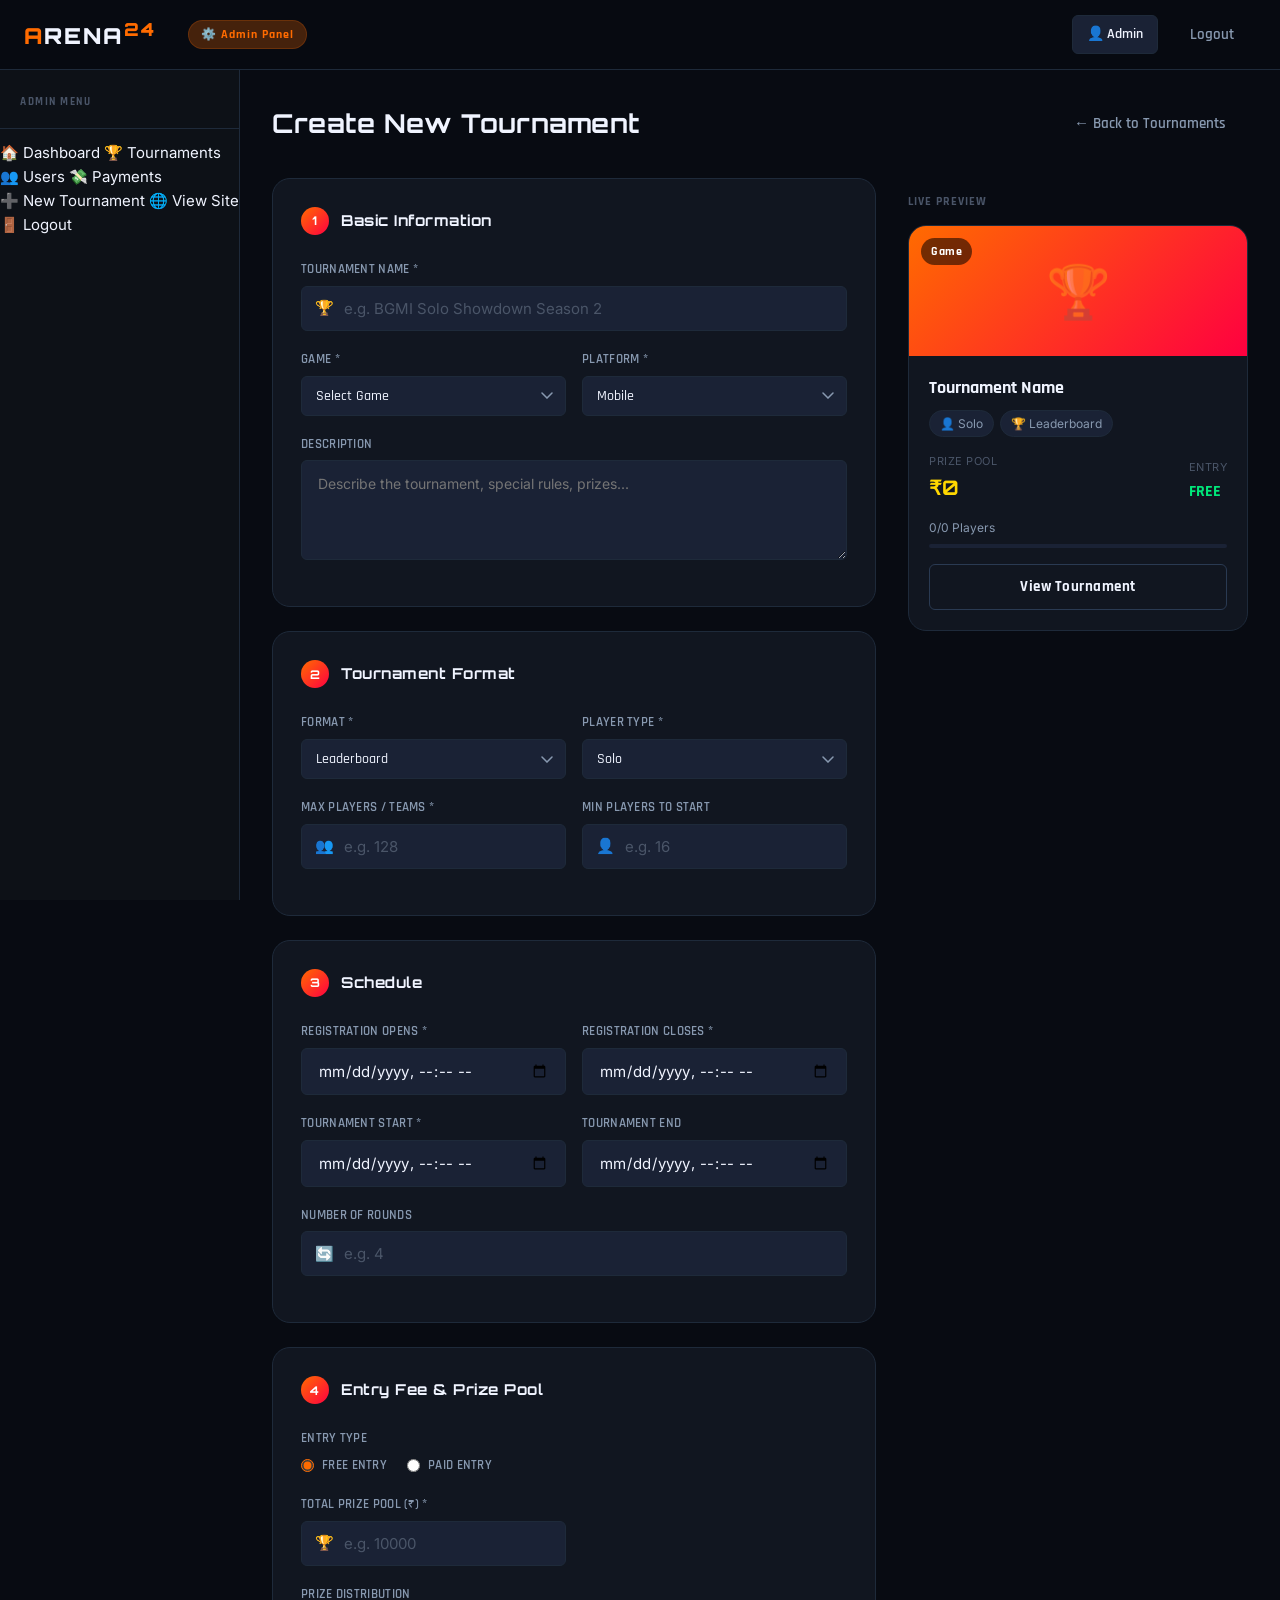
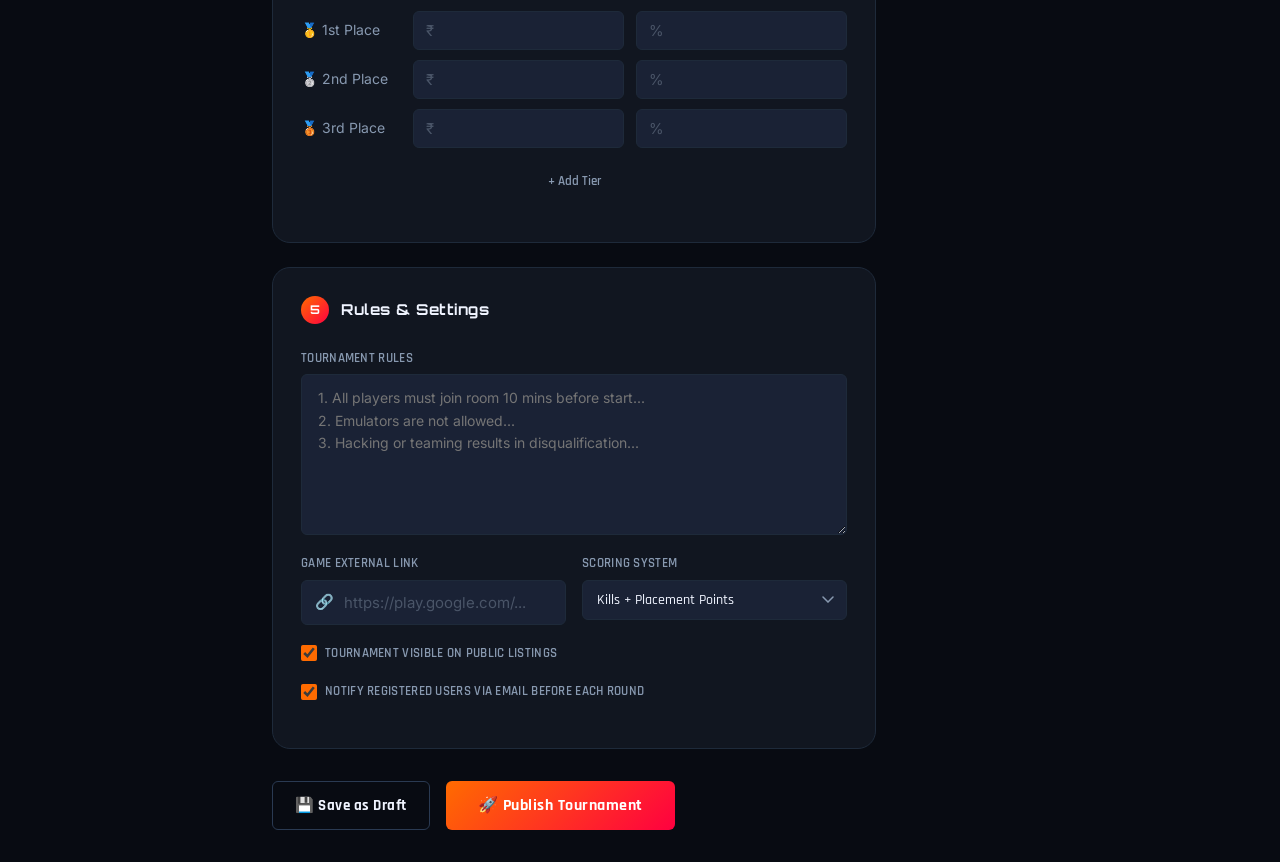
<file: create-tournament.html>
<!DOCTYPE html>
<html lang="en">
<head>
  <meta charset="UTF-8" />
  <meta name="viewport" content="width=device-width, initial-scale=1.0"/>
  <title>Create Tournament — Arena 24 Admin</title>
  <link rel="preconnect" href="https://fonts.googleapis.com">
  <link href="https://fonts.googleapis.com/css2?family=Rajdhani:wght@400;500;600;700&family=Orbitron:wght@400;600;700;900&family=Inter:wght@300;400;500&display=swap" rel="stylesheet">
  <script src="/js/api.js"></script>
  <link rel="stylesheet" href="css/global.css">
  <link rel="stylesheet" href="css/admin.css">
</head>
<body class="admin-body">

  <nav class="navbar admin-nav" id="navbar">
    <div class="nav-container">
      <a href="index.html" class="nav-logo"><span class="logo-a">A</span>RENA<span class="logo-24">24</span></a>
      <div class="admin-nav-badge">⚙️ Admin Panel</div>
      <div class="nav-actions"><div class="nav-avatar">👤 Admin</div><a href="login.html" class="btn-ghost">Logout</a></div>
    </div>
  </nav>

  <div class="admin-layout">
    <aside class="admin-sidebar">
      <div class="admin-sidebar-title">Admin Menu</div>
      <nav class="sidebar-nav">
        <a href="admin-dashboard.html" class="sn-item"><span>🏠</span> Dashboard</a>
        <a href="admin-tournaments.html" class="sn-item"><span>🏆</span> Tournaments</a>
        <a href="admin-users.html" class="sn-item"><span>👥</span> Users</a>
        <a href="admin-payments.html" class="sn-item"><span>💸</span> Payments</a>
        <div class="sn-divider"></div>
        <a href="create-tournament.html" class="sn-item sn-highlight active"><span>➕</span> New Tournament</a>
        <a href="index.html" class="sn-item"><span>🌐</span> View Site</a>
        <a href="login.html" class="sn-item sn-logout"><span>🚪</span> Logout</a>
      </nav>
    </aside>

    <main class="admin-main">
      <div class="admin-page-header">
        <h1>Create New Tournament</h1>
        <a href="admin-tournaments.html" class="btn-ghost">← Back to Tournaments</a>
      </div>

      <div class="create-t-layout">

        <!-- FORM -->
        <div class="create-t-form-wrap">
          <form class="create-t-form" id="createTForm" novalidate>

            <!-- STEP 1: BASIC INFO -->
            <div class="ct-section">
              <div class="ct-section-title"><span class="ct-step">1</span> Basic Information</div>
              <div class="form-group">
                <label>Tournament Name *</label>
                <div class="input-wrap"><span class="input-icon">🏆</span><input type="text" id="ct-name" placeholder="e.g. BGMI Solo Showdown Season 2" required /></div>
              </div>
              <div class="form-row-2">
                <div class="form-group">
                  <label>Game *</label>
                  <select class="filter-select full-w" id="ct-game" required>
                    <option value="">Select Game</option>
                    <option>BGMI</option>
                    <option>Free Fire</option>
                    <option>COD Mobile</option>
                    <option>Valorant</option>
                    <option>Chess</option>
                    <option>Ludo King</option>
                    <option>FIFA Mobile</option>
                    <option>Tekken</option>
                    <option>PUBG PC</option>
                    <option>Other</option>
                  </select>
                </div>
                <div class="form-group">
                  <label>Platform *</label>
                  <select class="filter-select full-w" id="ct-platform">
                    <option>Mobile</option>
                    <option>PC</option>
                    <option>PC & Mobile</option>
                  </select>
                </div>
              </div>
              <div class="form-group">
                <label>Description</label>
                <textarea class="textarea-field" id="ct-desc" rows="3" placeholder="Describe the tournament, special rules, prizes..."></textarea>
              </div>
            </div>

            <!-- STEP 2: FORMAT -->
            <div class="ct-section">
              <div class="ct-section-title"><span class="ct-step">2</span> Tournament Format</div>
              <div class="form-row-2">
                <div class="form-group">
                  <label>Format *</label>
                  <select class="filter-select full-w" id="ct-format">
                    <option>Leaderboard</option>
                    <option>Bracket (Single Elimination)</option>
                    <option>Bracket (Double Elimination)</option>
                    <option>Round Robin</option>
                  </select>
                </div>
                <div class="form-group">
                  <label>Player Type *</label>
                  <select class="filter-select full-w" id="ct-type" onchange="toggleTeamSize()">
                    <option>Solo</option>
                    <option>Team</option>
                  </select>
                </div>
              </div>
              <div class="form-row-2" id="teamSizeRow" style="display:none">
                <div class="form-group">
                  <label>Team Size</label>
                  <select class="filter-select full-w" id="ct-teamsize">
                    <option>2v2</option>
                    <option>4v4</option>
                    <option>5v5</option>
                    <option>Custom</option>
                  </select>
                </div>
              </div>
              <div class="form-row-2">
                <div class="form-group">
                  <label>Max Players / Teams *</label>
                  <div class="input-wrap"><span class="input-icon">👥</span><input type="number" id="ct-maxplayers" placeholder="e.g. 128" min="2" required /></div>
                </div>
                <div class="form-group">
                  <label>Min Players to Start</label>
                  <div class="input-wrap"><span class="input-icon">👤</span><input type="number" id="ct-minplayers" placeholder="e.g. 16" min="2" /></div>
                </div>
              </div>
            </div>

            <!-- STEP 3: SCHEDULE -->
            <div class="ct-section">
              <div class="ct-section-title"><span class="ct-step">3</span> Schedule</div>
              <div class="form-row-2">
                <div class="form-group">
                  <label>Registration Opens *</label>
                  <input type="datetime-local" class="upi-input" id="ct-reg-open" required />
                </div>
                <div class="form-group">
                  <label>Registration Closes *</label>
                  <input type="datetime-local" class="upi-input" id="ct-reg-close" required />
                </div>
              </div>
              <div class="form-row-2">
                <div class="form-group">
                  <label>Tournament Start *</label>
                  <input type="datetime-local" class="upi-input" id="ct-start" required />
                </div>
                <div class="form-group">
                  <label>Tournament End</label>
                  <input type="datetime-local" class="upi-input" id="ct-end" />
                </div>
              </div>
              <div class="form-group">
                <label>Number of Rounds</label>
                <div class="input-wrap"><span class="input-icon">🔄</span><input type="number" id="ct-rounds" placeholder="e.g. 4" min="1" /></div>
              </div>
            </div>

            <!-- STEP 4: FEES & PRIZES -->
            <div class="ct-section">
              <div class="ct-section-title"><span class="ct-step">4</span> Entry Fee & Prize Pool</div>
              <div class="form-group">
                <label>Entry Type</label>
                <div class="radio-group">
                  <label class="radio-label"><input type="radio" name="entryType" value="free" id="entryFree" checked onchange="toggleFeeField()"> Free Entry</label>
                  <label class="radio-label"><input type="radio" name="entryType" value="paid" id="entryPaid" onchange="toggleFeeField()"> Paid Entry</label>
                </div>
              </div>
              <div class="form-row-2" id="feeRow" style="display:none">
                <div class="form-group">
                  <label>Entry Fee (₹) *</label>
                  <div class="input-wrap"><span class="input-icon">💳</span><input type="number" id="ct-fee" placeholder="e.g. 100" /></div>
                  <span class="field-hint">Per player for solo / per team for team tournaments</span>
                </div>
                <div class="form-group">
                  <label>UPI ID to receive payments *</label>
                  <div class="input-wrap"><span class="input-icon">📱</span><input type="text" id="ct-upi" placeholder="arena24@upi" /></div>
                </div>
              </div>
              <div class="form-row-2">
                <div class="form-group">
                  <label>Total Prize Pool (₹) *</label>
                  <div class="input-wrap"><span class="input-icon">🏆</span><input type="number" id="ct-prize" placeholder="e.g. 10000" required /></div>
                </div>
              </div>

              <!-- PRIZE DISTRIBUTION -->
              <div class="form-group">
                <label>Prize Distribution</label>
                <div class="prize-dist-rows" id="prizeDistRows">
                  <div class="pd-row">
                    <span>🥇 1st Place</span>
                    <div class="input-wrap sm"><input type="number" placeholder="₹" class="upi-input" /></div>
                    <div class="input-wrap sm"><input type="number" placeholder="%" class="upi-input" /></div>
                  </div>
                  <div class="pd-row">
                    <span>🥈 2nd Place</span>
                    <div class="input-wrap sm"><input type="number" placeholder="₹" class="upi-input" /></div>
                    <div class="input-wrap sm"><input type="number" placeholder="%" class="upi-input" /></div>
                  </div>
                  <div class="pd-row">
                    <span>🥉 3rd Place</span>
                    <div class="input-wrap sm"><input type="number" placeholder="₹" class="upi-input" /></div>
                    <div class="input-wrap sm"><input type="number" placeholder="%" class="upi-input" /></div>
                  </div>
                </div>
                <button type="button" class="btn-ghost btn-sm" id="addPrizeTier">+ Add Tier</button>
              </div>
            </div>

            <!-- STEP 5: RULES -->
            <div class="ct-section">
              <div class="ct-section-title"><span class="ct-step">5</span> Rules & Settings</div>
              <div class="form-group">
                <label>Tournament Rules</label>
                <textarea class="textarea-field" id="ct-rules" rows="6" placeholder="1. All players must join room 10 mins before start...&#10;2. Emulators are not allowed...&#10;3. Hacking or teaming results in disqualification..."></textarea>
              </div>
              <div class="form-row-2">
                <div class="form-group">
                  <label>Game External Link</label>
                  <div class="input-wrap"><span class="input-icon">🔗</span><input type="url" id="ct-link" placeholder="https://play.google.com/..." /></div>
                </div>
                <div class="form-group">
                  <label>Scoring System</label>
                  <select class="filter-select full-w" id="ct-scoring">
                    <option>Kills + Placement Points</option>
                    <option>Kills Only</option>
                    <option>Placement Only</option>
                    <option>Wins Only</option>
                    <option>Custom</option>
                  </select>
                </div>
              </div>
              <div class="form-group">
                <label class="checkbox-label">
                  <input type="checkbox" id="ct-visible" checked /> Tournament visible on public listings
                </label>
              </div>
              <div class="form-group">
                <label class="checkbox-label">
                  <input type="checkbox" id="ct-notify" checked /> Notify registered users via email before each round
                </label>
              </div>
            </div>

            <!-- SUBMIT -->
            <div class="ct-submit-row">
              <button type="button" class="btn-outline" id="saveDraft">💾 Save as Draft</button>
              <button type="submit" class="btn-primary btn-xl" id="publishTBtn">🚀 Publish Tournament</button>
            </div>
          </form>
        </div>

        <!-- PREVIEW CARD -->
        <div class="create-t-preview">
          <div class="ct-preview-title">Live Preview</div>
          <div class="t-card preview-card">
            <div class="t-card-banner" id="previewBanner" style="background: linear-gradient(135deg, #ff6b00, #ff0040);">
              <div class="t-game-tag" id="previewGame">Game</div>
              <div class="t-banner-icon">🏆</div>
            </div>
            <div class="t-card-body">
              <h3 class="t-title" id="previewTitle">Tournament Name</h3>
              <div class="t-meta">
                <span class="t-meta-item" id="previewType">Solo</span>
                <span class="t-meta-item" id="previewFormat">Leaderboard</span>
              </div>
              <div class="t-prize-row">
                <div class="t-prize"><span class="prize-label">Prize Pool</span><span class="prize-amount" id="previewPrize">₹0</span></div>
                <div class="t-entry"><span class="entry-label">Entry</span><span class="entry-amount" id="previewFee">Free</span></div>
              </div>
              <div class="t-progress-row">
                <span class="t-spots">0/0 Players</span>
                <div class="t-progress-bar"><div class="t-progress-fill" style="width:0%"></div></div>
              </div>
              <a href="#" class="btn-outline btn-full">View Tournament</a>
            </div>
          </div>
        </div>

      </div>
    </main>
  </div>

  <script src="js/global.js"></script>
  <script src="js/create-tournament.js"></script>
</body>
</html>
</file>
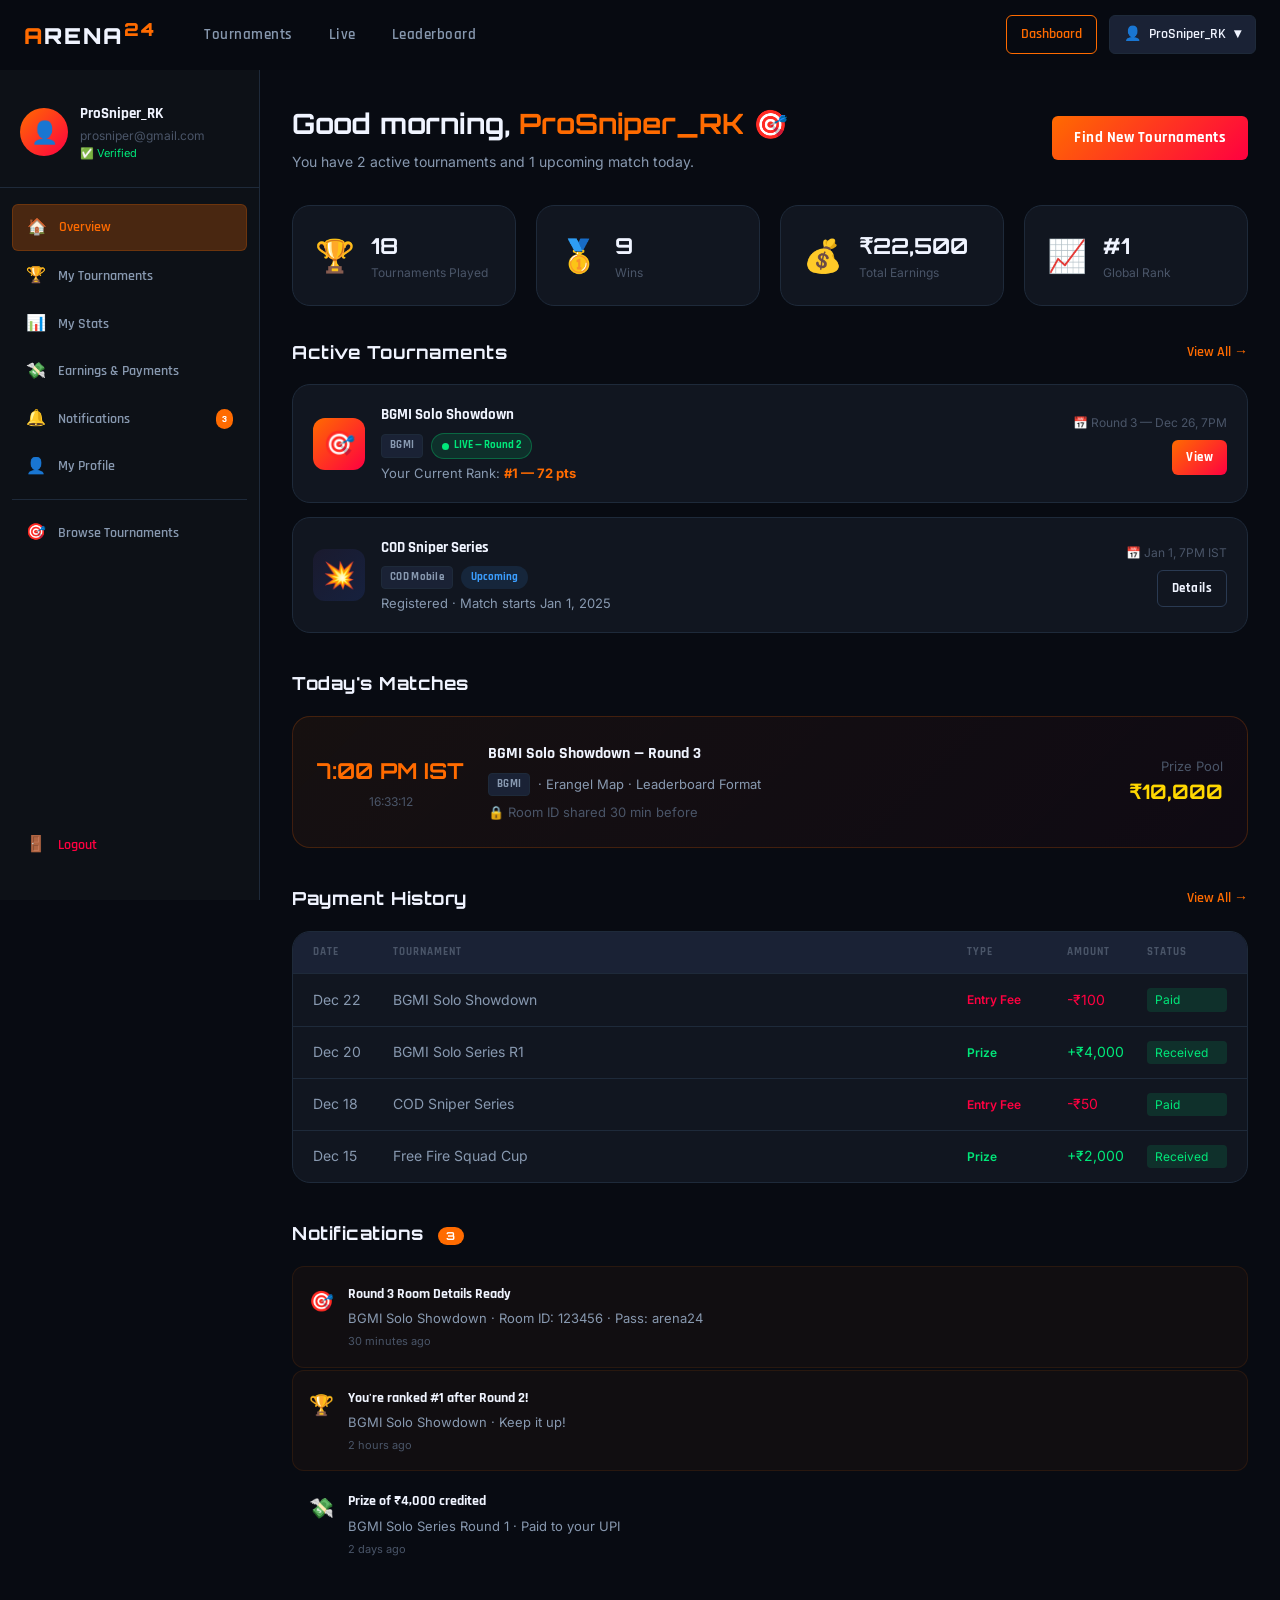
<file: dashboard.html>
<!DOCTYPE html>
<html lang="en">
<head>
  <meta charset="UTF-8" />
  <meta name="viewport" content="width=device-width, initial-scale=1.0"/>
  <title>My Dashboard — Arena 24</title>
  <link rel="preconnect" href="https://fonts.googleapis.com">
  <link href="https://fonts.googleapis.com/css2?family=Rajdhani:wght@400;500;600;700&family=Orbitron:wght@400;600;700;900&family=Inter:wght@300;400;500&display=swap" rel="stylesheet">
  <script src="/js/api.js"></script>
  <link rel="stylesheet" href="css/global.css">
  <link rel="stylesheet" href="css/dashboard.css">
</head>
<body>

  <!-- NAV (logged in state) -->
  <nav class="navbar" id="navbar">
    <div class="nav-container">
      <a href="index.html" class="nav-logo"><span class="logo-a">A</span>RENA<span class="logo-24">24</span></a>
      <ul class="nav-links">
        <li><a href="tournaments.html">Tournaments</a></li>
        <li><a href="live.html">Live</a></li>
        <li><a href="leaderboard.html">Leaderboard</a></li>
      </ul>
      <div class="nav-actions nav-logged-in">
        <a href="dashboard.html" class="nav-dashboard-btn active">Dashboard</a>
        <div class="nav-user-menu" id="userMenu">
          <div class="nav-avatar" id="avatarBtn">👤 <span>ProSniper_RK</span> ▾</div>
          <div class="user-dropdown" id="userDropdown">
            <a href="profile.html">My Profile</a>
            <a href="dashboard.html">Dashboard</a>
            <div class="dropdown-divider"></div>
            <a href="login.html" class="logout-link">Logout</a>
          </div>
        </div>
      </div>
      <button class="nav-toggle" id="navToggle"><span></span><span></span><span></span></button>
    </div>
  </nav>

  <!-- DASHBOARD LAYOUT -->
  <div class="dash-layout">

    <!-- SIDEBAR -->
    <aside class="dash-sidebar">
      <div class="sidebar-user">
        <div class="su-avatar">👤</div>
        <div class="su-info">
          <div class="su-name">ProSniper_RK</div>
          <div class="su-email">prosniper@gmail.com</div>
          <div class="su-badge">✅ Verified</div>
        </div>
      </div>
      <nav class="sidebar-nav">
        <a href="dashboard.html" class="sn-item active"><span>🏠</span> Overview</a>
        <a href="#" class="sn-item"><span>🏆</span> My Tournaments</a>
        <a href="#" class="sn-item"><span>📊</span> My Stats</a>
        <a href="#" class="sn-item"><span>💸</span> Earnings & Payments</a>
        <a href="#" class="sn-item"><span>🔔</span> Notifications <span class="sn-badge">3</span></a>
        <a href="profile.html" class="sn-item"><span>👤</span> My Profile</a>
        <div class="sn-divider"></div>
        <a href="tournaments.html" class="sn-item"><span>🎯</span> Browse Tournaments</a>
        <a href="login.html" class="sn-item sn-logout"><span>🚪</span> Logout</a>
      </nav>
    </aside>

    <!-- MAIN -->
    <main class="dash-main">

      <!-- WELCOME -->
      <div class="dash-welcome">
        <div>
          <h1 class="dash-greeting">Welcome back, <span class="accent">ProSniper_RK</span> 🎯</h1>
          <p class="dash-subtext">You have 2 active tournaments and 1 upcoming match today.</p>
        </div>
        <a href="tournaments.html" class="btn-primary">Find New Tournaments</a>
      </div>

      <!-- STATS ROW -->
      <div class="dash-stats-row">
        <div class="dash-stat-card">
          <div class="dsc-icon">🏆</div>
          <div class="dsc-info">
            <span class="dsc-val">18</span>
            <span class="dsc-label">Tournaments Played</span>
          </div>
        </div>
        <div class="dash-stat-card">
          <div class="dsc-icon">🥇</div>
          <div class="dsc-info">
            <span class="dsc-val">9</span>
            <span class="dsc-label">Wins</span>
          </div>
        </div>
        <div class="dash-stat-card">
          <div class="dsc-icon">💰</div>
          <div class="dsc-info">
            <span class="dsc-val">₹22,500</span>
            <span class="dsc-label">Total Earnings</span>
          </div>
        </div>
        <div class="dash-stat-card">
          <div class="dsc-icon">📈</div>
          <div class="dsc-info">
            <span class="dsc-val">#1</span>
            <span class="dsc-label">Global Rank</span>
          </div>
        </div>
      </div>

      <!-- ACTIVE TOURNAMENTS -->
      <div class="dash-section">
        <div class="dash-section-header">
          <h2>Active Tournaments</h2>
          <a href="#" class="section-link">View All →</a>
        </div>
        <div class="active-t-list">

          <div class="active-t-item">
            <div class="ati-banner" style="background:linear-gradient(135deg,#ff6b00,#ff0040)">🎯</div>
            <div class="ati-info">
              <div class="ati-title">BGMI Solo Showdown</div>
              <div class="ati-meta">
                <span class="game-tag-sm">BGMI</span>
                <span class="tag-live"><span class="live-dot"></span> LIVE — Round 2</span>
              </div>
              <div class="ati-rank">Your Current Rank: <strong>#1 — 72 pts</strong></div>
            </div>
            <div class="ati-actions">
              <div class="ati-match">📅 Round 3 — Dec 26, 7PM</div>
              <a href="tournament-detail.html" class="btn-primary btn-sm">View</a>
            </div>
          </div>

          <div class="active-t-item">
            <div class="ati-banner" style="background:linear-gradient(135deg,#1a1a2e,#16213e)">💥</div>
            <div class="ati-info">
              <div class="ati-title">COD Sniper Series</div>
              <div class="ati-meta">
                <span class="game-tag-sm">COD Mobile</span>
                <span class="upcoming-badge-sm">Upcoming</span>
              </div>
              <div class="ati-rank">Registered · Match starts Jan 1, 2025</div>
            </div>
            <div class="ati-actions">
              <div class="ati-match">📅 Jan 1, 7PM IST</div>
              <a href="tournament-detail.html" class="btn-outline btn-sm">Details</a>
            </div>
          </div>

        </div>
      </div>

      <!-- UPCOMING MATCHES -->
      <div class="dash-section">
        <div class="dash-section-header">
          <h2>Today's Matches</h2>
        </div>
        <div class="today-match-card">
          <div class="tmc-left">
            <div class="tmc-time">7:00 PM IST</div>
            <div class="tmc-countdown" id="matchCountdown">Loading...</div>
          </div>
          <div class="tmc-info">
            <div class="tmc-name">BGMI Solo Showdown — Round 3</div>
            <div class="tmc-meta"><span class="game-tag-sm">BGMI</span> · Erangel Map · Leaderboard Format</div>
            <div class="tmc-room">🔒 Room ID shared 30 min before</div>
          </div>
          <div class="tmc-prize">
            <div>Prize Pool</div>
            <div class="tmc-prize-amt">₹10,000</div>
          </div>
        </div>
      </div>

      <!-- PAYMENT HISTORY -->
      <div class="dash-section">
        <div class="dash-section-header">
          <h2>Payment History</h2>
          <a href="#" class="section-link">View All →</a>
        </div>
        <div class="payment-table">
          <div class="pt-header"><span>Date</span><span>Tournament</span><span>Type</span><span>Amount</span><span>Status</span></div>
          <div class="pt-row"><span>Dec 22</span><span>BGMI Solo Showdown</span><span class="ptype-entry">Entry Fee</span><span>-₹100</span><span class="paid-badge">Paid</span></div>
          <div class="pt-row"><span>Dec 20</span><span>BGMI Solo Series R1</span><span class="ptype-prize">Prize</span><span>+₹4,000</span><span class="received-badge">Received</span></div>
          <div class="pt-row"><span>Dec 18</span><span>COD Sniper Series</span><span class="ptype-entry">Entry Fee</span><span>-₹50</span><span class="paid-badge">Paid</span></div>
          <div class="pt-row"><span>Dec 15</span><span>Free Fire Squad Cup</span><span class="ptype-prize">Prize</span><span>+₹2,000</span><span class="received-badge">Received</span></div>
        </div>
      </div>

      <!-- NOTIFICATIONS -->
      <div class="dash-section">
        <div class="dash-section-header">
          <h2>Notifications <span class="notif-count">3</span></h2>
        </div>
        <div class="notif-list">
          <div class="notif-item notif-unread">
            <span class="notif-icon">🎯</span>
            <div class="notif-body">
              <div class="notif-title">Round 3 Room Details Ready</div>
              <div class="notif-sub">BGMI Solo Showdown · Room ID: 123456 · Pass: arena24</div>
              <div class="notif-time">30 minutes ago</div>
            </div>
          </div>
          <div class="notif-item notif-unread">
            <span class="notif-icon">🏆</span>
            <div class="notif-body">
              <div class="notif-title">You're ranked #1 after Round 2!</div>
              <div class="notif-sub">BGMI Solo Showdown · Keep it up!</div>
              <div class="notif-time">2 hours ago</div>
            </div>
          </div>
          <div class="notif-item">
            <span class="notif-icon">💸</span>
            <div class="notif-body">
              <div class="notif-title">Prize of ₹4,000 credited</div>
              <div class="notif-sub">BGMI Solo Series Round 1 · Paid to your UPI</div>
              <div class="notif-time">2 days ago</div>
            </div>
          </div>
        </div>
      </div>

    </main>
  </div>

  <script src="js/global.js"></script>
  <script src="js/dashboard.js"></script>
</body>
</html>
</file>
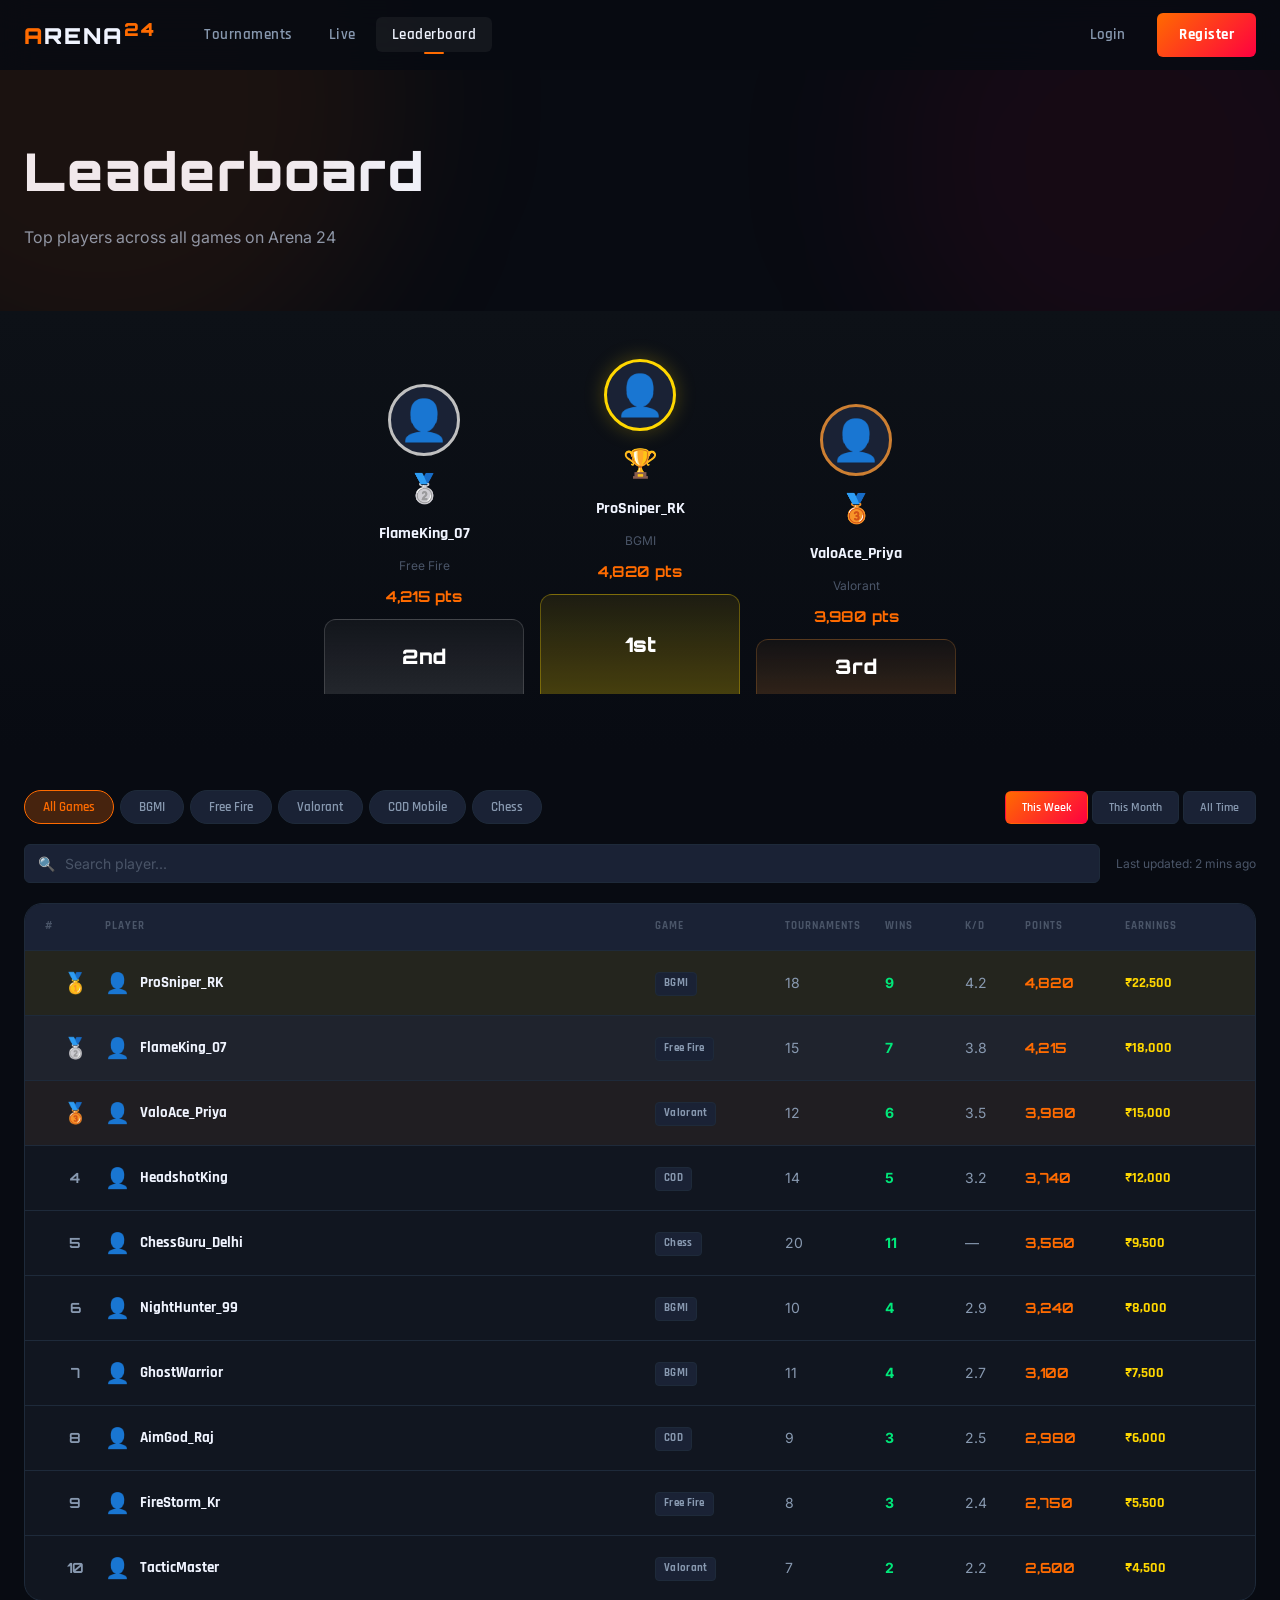
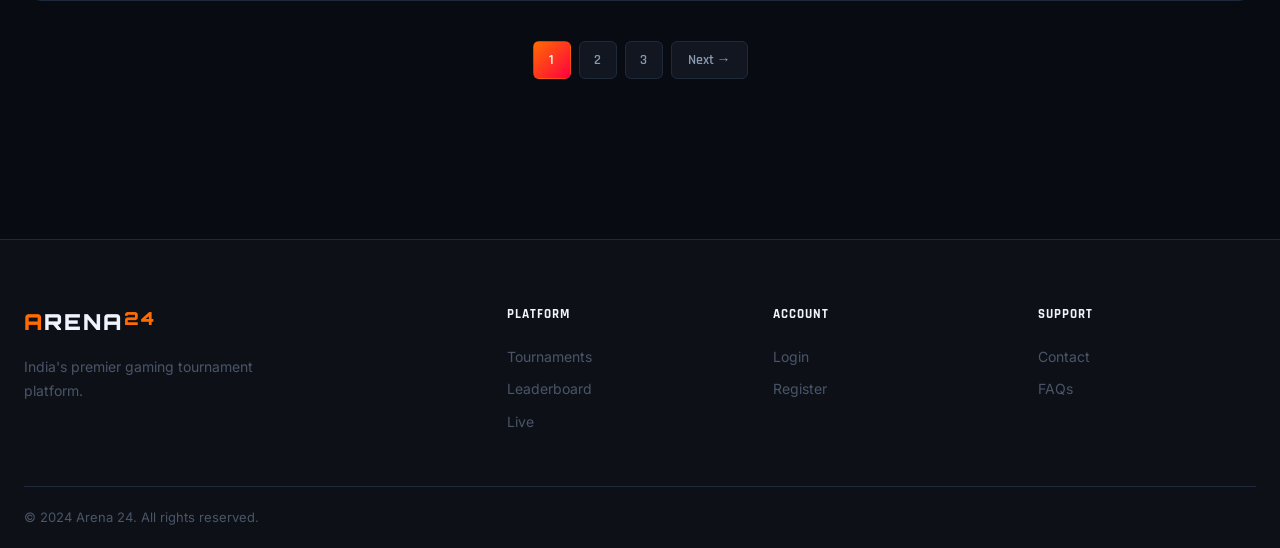
<file: leaderboard.html>
<!DOCTYPE html>
<html lang="en">
<head>
  <meta charset="UTF-8" />
  <meta name="viewport" content="width=device-width, initial-scale=1.0"/>
  <title>Leaderboard — Arena 24</title>
  <link rel="preconnect" href="https://fonts.googleapis.com">
  <link href="https://fonts.googleapis.com/css2?family=Rajdhani:wght@400;500;600;700&family=Orbitron:wght@400;600;700;900&family=Inter:wght@300;400;500&display=swap" rel="stylesheet">
  <script src="/js/api.js"></script>
  <link rel="stylesheet" href="css/global.css">
  <link rel="stylesheet" href="css/leaderboard.css">
</head>
<body>

  <!-- NAV -->
  <nav class="navbar" id="navbar">
    <div class="nav-container">
      <a href="index.html" class="nav-logo"><span class="logo-a">A</span>RENA<span class="logo-24">24</span></a>
      <ul class="nav-links">
        <li><a href="tournaments.html">Tournaments</a></li>
        <li><a href="live.html">Live</a></li>
        <li><a href="leaderboard.html" class="active">Leaderboard</a></li>
      </ul>
      <div class="nav-actions">
        <a href="login.html" class="btn-ghost">Login</a>
        <a href="register.html" class="btn-primary">Register</a>
      </div>
      <button class="nav-toggle" id="navToggle"><span></span><span></span><span></span></button>
    </div>
  </nav>

  <!-- PAGE HEADER -->
  <div class="page-header">
    <div class="page-header-bg">
      <div class="hero-glow glow-1"></div>
      <div class="hero-glow glow-2"></div>
    </div>
    <div class="container">
      <h1 class="page-title">Leaderboard</h1>
      <p class="page-sub">Top players across all games on Arena 24</p>
    </div>
  </div>

  <!-- TOP 3 PODIUM -->
  <section class="podium-section">
    <div class="container">
      <div class="podium-wrap">
        <!-- 2nd -->
        <div class="podium-slot silver-slot">
          <div class="podium-avatar">👤</div>
          <div class="podium-crown">🥈</div>
          <div class="podium-name">FlameKing_07</div>
          <div class="podium-game">Free Fire</div>
          <div class="podium-pts">4,215 pts</div>
          <div class="podium-block silver-block"><span>2nd</span></div>
        </div>
        <!-- 1st -->
        <div class="podium-slot gold-slot">
          <div class="podium-avatar">👤</div>
          <div class="podium-crown">🏆</div>
          <div class="podium-name">ProSniper_RK</div>
          <div class="podium-game">BGMI</div>
          <div class="podium-pts">4,820 pts</div>
          <div class="podium-block gold-block"><span>1st</span></div>
        </div>
        <!-- 3rd -->
        <div class="podium-slot bronze-slot">
          <div class="podium-avatar">👤</div>
          <div class="podium-crown">🥉</div>
          <div class="podium-name">ValoAce_Priya</div>
          <div class="podium-game">Valorant</div>
          <div class="podium-pts">3,980 pts</div>
          <div class="podium-block bronze-block"><span>3rd</span></div>
        </div>
      </div>
    </div>
  </section>

  <!-- MAIN TABLE -->
  <section class="lb-main-section">
    <div class="container">

      <!-- FILTER TABS -->
      <div class="lb-filters">
        <div class="lb-game-tabs">
          <button class="lb-tab active" data-game="all">All Games</button>
          <button class="lb-tab" data-game="bgmi">BGMI</button>
          <button class="lb-tab" data-game="ff">Free Fire</button>
          <button class="lb-tab" data-game="valorant">Valorant</button>
          <button class="lb-tab" data-game="cod">COD Mobile</button>
          <button class="lb-tab" data-game="chess">Chess</button>
        </div>
        <div class="lb-period-tabs">
          <button class="period-btn active">This Week</button>
          <button class="period-btn">This Month</button>
          <button class="period-btn">All Time</button>
        </div>
      </div>

      <!-- SEARCH -->
      <div class="lb-search-row">
        <div class="filter-search">
          <span class="search-icon">🔍</span>
          <input type="text" placeholder="Search player..." id="lbSearchInput"/>
        </div>
        <span class="lb-updated">Last updated: 2 mins ago</span>
      </div>

      <!-- TABLE -->
      <div class="lb-full-table">
        <div class="lbft-header">
          <span>#</span>
          <span>Player</span>
          <span>Game</span>
          <span>Tournaments</span>
          <span>Wins</span>
          <span>K/D</span>
          <span>Points</span>
          <span>Earnings</span>
        </div>

        <div class="lbft-row lbft-gold">
          <span class="lbft-rank">🥇</span>
          <span class="lbft-player"><span class="lbft-avatar">👤</span><span class="lbft-pname">ProSniper_RK</span></span>
          <span class="lbft-game"><span class="game-tag-sm">BGMI</span></span>
          <span>18</span><span class="wins-col">9</span><span>4.2</span>
          <span class="pts-col">4,820</span><span class="earn-col">₹22,500</span>
        </div>
        <div class="lbft-row lbft-silver">
          <span class="lbft-rank">🥈</span>
          <span class="lbft-player"><span class="lbft-avatar">👤</span><span class="lbft-pname">FlameKing_07</span></span>
          <span class="lbft-game"><span class="game-tag-sm">Free Fire</span></span>
          <span>15</span><span class="wins-col">7</span><span>3.8</span>
          <span class="pts-col">4,215</span><span class="earn-col">₹18,000</span>
        </div>
        <div class="lbft-row lbft-bronze">
          <span class="lbft-rank">🥉</span>
          <span class="lbft-player"><span class="lbft-avatar">👤</span><span class="lbft-pname">ValoAce_Priya</span></span>
          <span class="lbft-game"><span class="game-tag-sm">Valorant</span></span>
          <span>12</span><span class="wins-col">6</span><span>3.5</span>
          <span class="pts-col">3,980</span><span class="earn-col">₹15,000</span>
        </div>
        <div class="lbft-row">
          <span class="lbft-rank lbft-ranknum">4</span>
          <span class="lbft-player"><span class="lbft-avatar">👤</span><span class="lbft-pname">HeadshotKing</span></span>
          <span class="lbft-game"><span class="game-tag-sm">COD</span></span>
          <span>14</span><span class="wins-col">5</span><span>3.2</span>
          <span class="pts-col">3,740</span><span class="earn-col">₹12,000</span>
        </div>
        <div class="lbft-row">
          <span class="lbft-rank lbft-ranknum">5</span>
          <span class="lbft-player"><span class="lbft-avatar">👤</span><span class="lbft-pname">ChessGuru_Delhi</span></span>
          <span class="lbft-game"><span class="game-tag-sm">Chess</span></span>
          <span>20</span><span class="wins-col">11</span><span>—</span>
          <span class="pts-col">3,560</span><span class="earn-col">₹9,500</span>
        </div>
        <div class="lbft-row">
          <span class="lbft-rank lbft-ranknum">6</span>
          <span class="lbft-player"><span class="lbft-avatar">👤</span><span class="lbft-pname">NightHunter_99</span></span>
          <span class="lbft-game"><span class="game-tag-sm">BGMI</span></span>
          <span>10</span><span class="wins-col">4</span><span>2.9</span>
          <span class="pts-col">3,240</span><span class="earn-col">₹8,000</span>
        </div>
        <div class="lbft-row">
          <span class="lbft-rank lbft-ranknum">7</span>
          <span class="lbft-player"><span class="lbft-avatar">👤</span><span class="lbft-pname">GhostWarrior</span></span>
          <span class="lbft-game"><span class="game-tag-sm">BGMI</span></span>
          <span>11</span><span class="wins-col">4</span><span>2.7</span>
          <span class="pts-col">3,100</span><span class="earn-col">₹7,500</span>
        </div>
        <div class="lbft-row">
          <span class="lbft-rank lbft-ranknum">8</span>
          <span class="lbft-player"><span class="lbft-avatar">👤</span><span class="lbft-pname">AimGod_Raj</span></span>
          <span class="lbft-game"><span class="game-tag-sm">COD</span></span>
          <span>9</span><span class="wins-col">3</span><span>2.5</span>
          <span class="pts-col">2,980</span><span class="earn-col">₹6,000</span>
        </div>
        <div class="lbft-row">
          <span class="lbft-rank lbft-ranknum">9</span>
          <span class="lbft-player"><span class="lbft-avatar">👤</span><span class="lbft-pname">FireStorm_Kr</span></span>
          <span class="lbft-game"><span class="game-tag-sm">Free Fire</span></span>
          <span>8</span><span class="wins-col">3</span><span>2.4</span>
          <span class="pts-col">2,750</span><span class="earn-col">₹5,500</span>
        </div>
        <div class="lbft-row">
          <span class="lbft-rank lbft-ranknum">10</span>
          <span class="lbft-player"><span class="lbft-avatar">👤</span><span class="lbft-pname">TacticMaster</span></span>
          <span class="lbft-game"><span class="game-tag-sm">Valorant</span></span>
          <span>7</span><span class="wins-col">2</span><span>2.2</span>
          <span class="pts-col">2,600</span><span class="earn-col">₹4,500</span>
        </div>
      </div>

      <!-- PAGINATION -->
      <div class="pagination">
        <button class="page-btn active">1</button>
        <button class="page-btn">2</button>
        <button class="page-btn">3</button>
        <button class="page-btn page-next">Next →</button>
      </div>
    </div>
  </section>

  <!-- FOOTER -->
  <footer class="footer">
    <div class="container">
      <div class="footer-grid">
        <div class="footer-brand">
          <a href="index.html" class="nav-logo"><span class="logo-a">A</span>RENA<span class="logo-24">24</span></a>
          <p>India's premier gaming tournament platform.</p>
        </div>
        <div class="footer-col"><h4>Platform</h4><a href="tournaments.html">Tournaments</a><a href="leaderboard.html">Leaderboard</a><a href="live.html">Live</a></div>
        <div class="footer-col"><h4>Account</h4><a href="login.html">Login</a><a href="register.html">Register</a></div>
        <div class="footer-col"><h4>Support</h4><a href="#">Contact</a><a href="#">FAQs</a></div>
      </div>
      <div class="footer-bottom"><span>© 2024 Arena 24. All rights reserved.</span></div>
    </div>
  </footer>

  <script src="js/global.js"></script>
  <script src="js/leaderboard.js"></script>
</body>
</html>
</file>
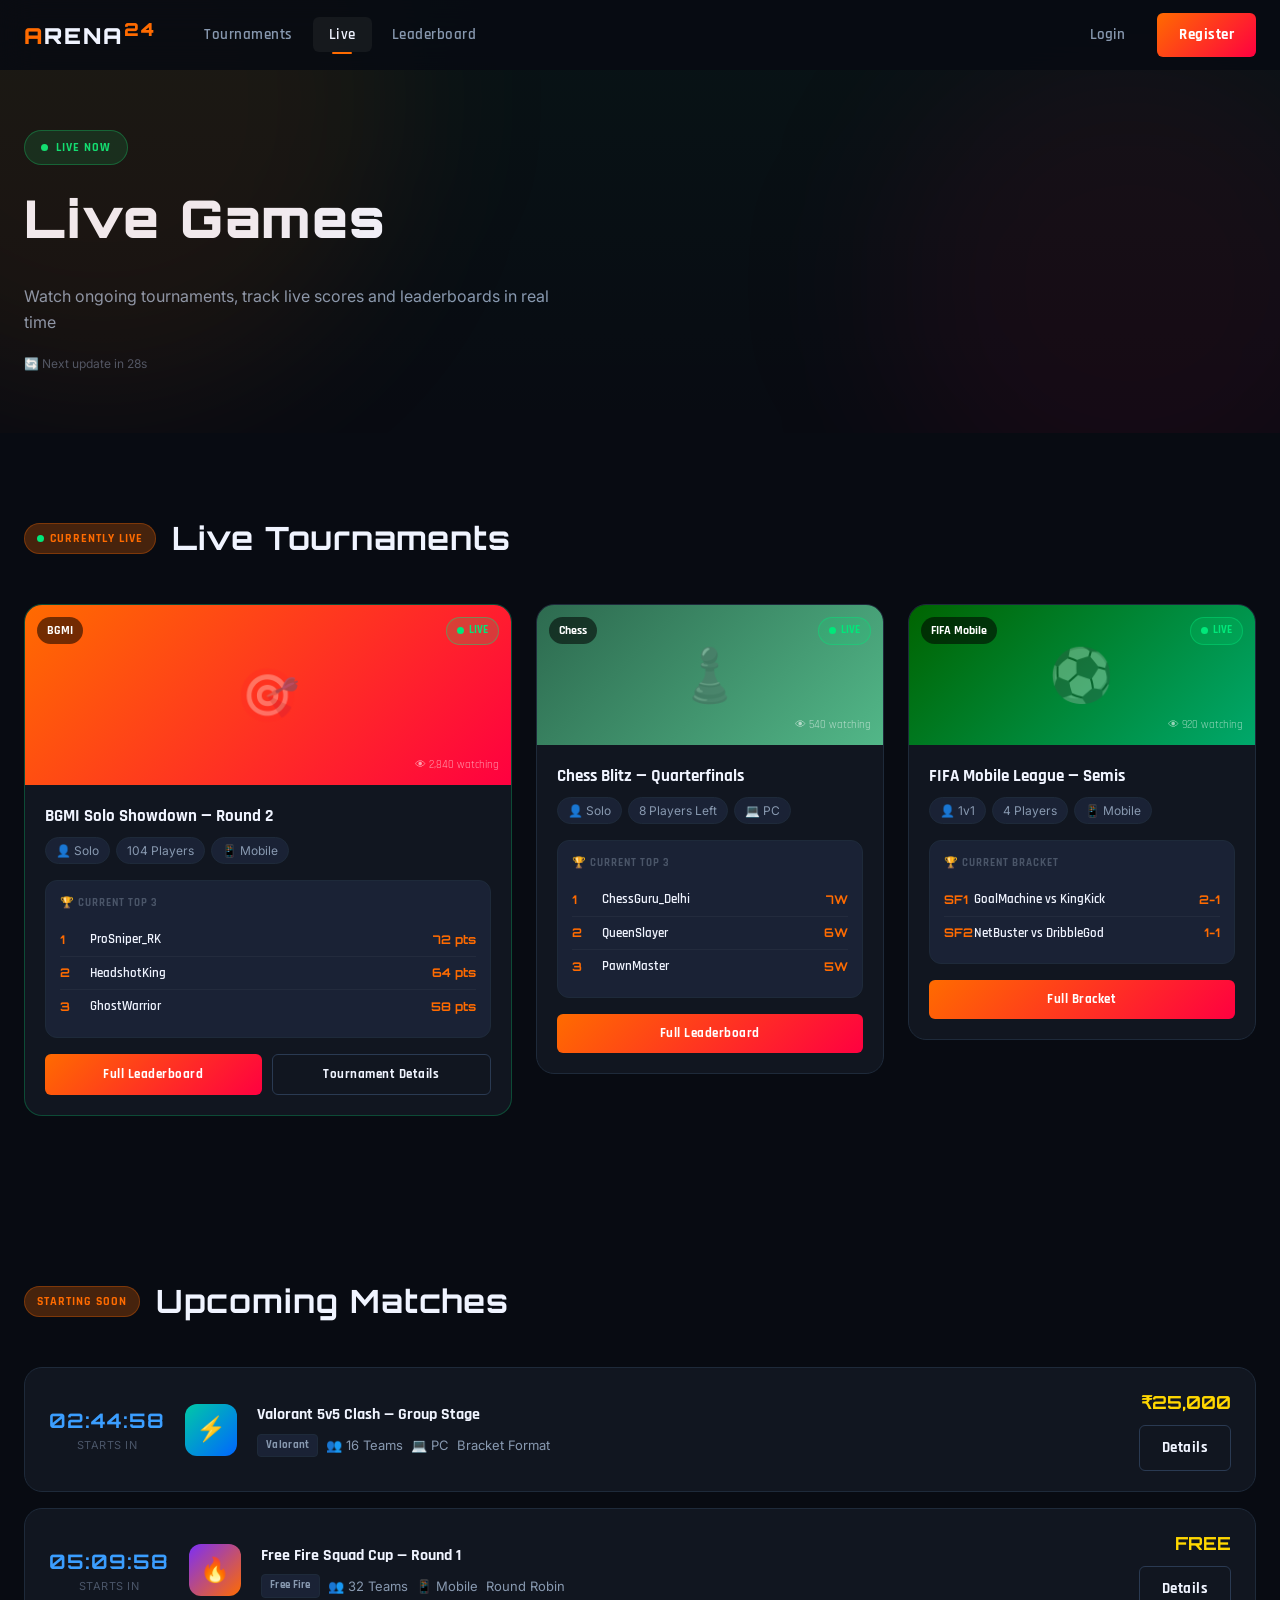
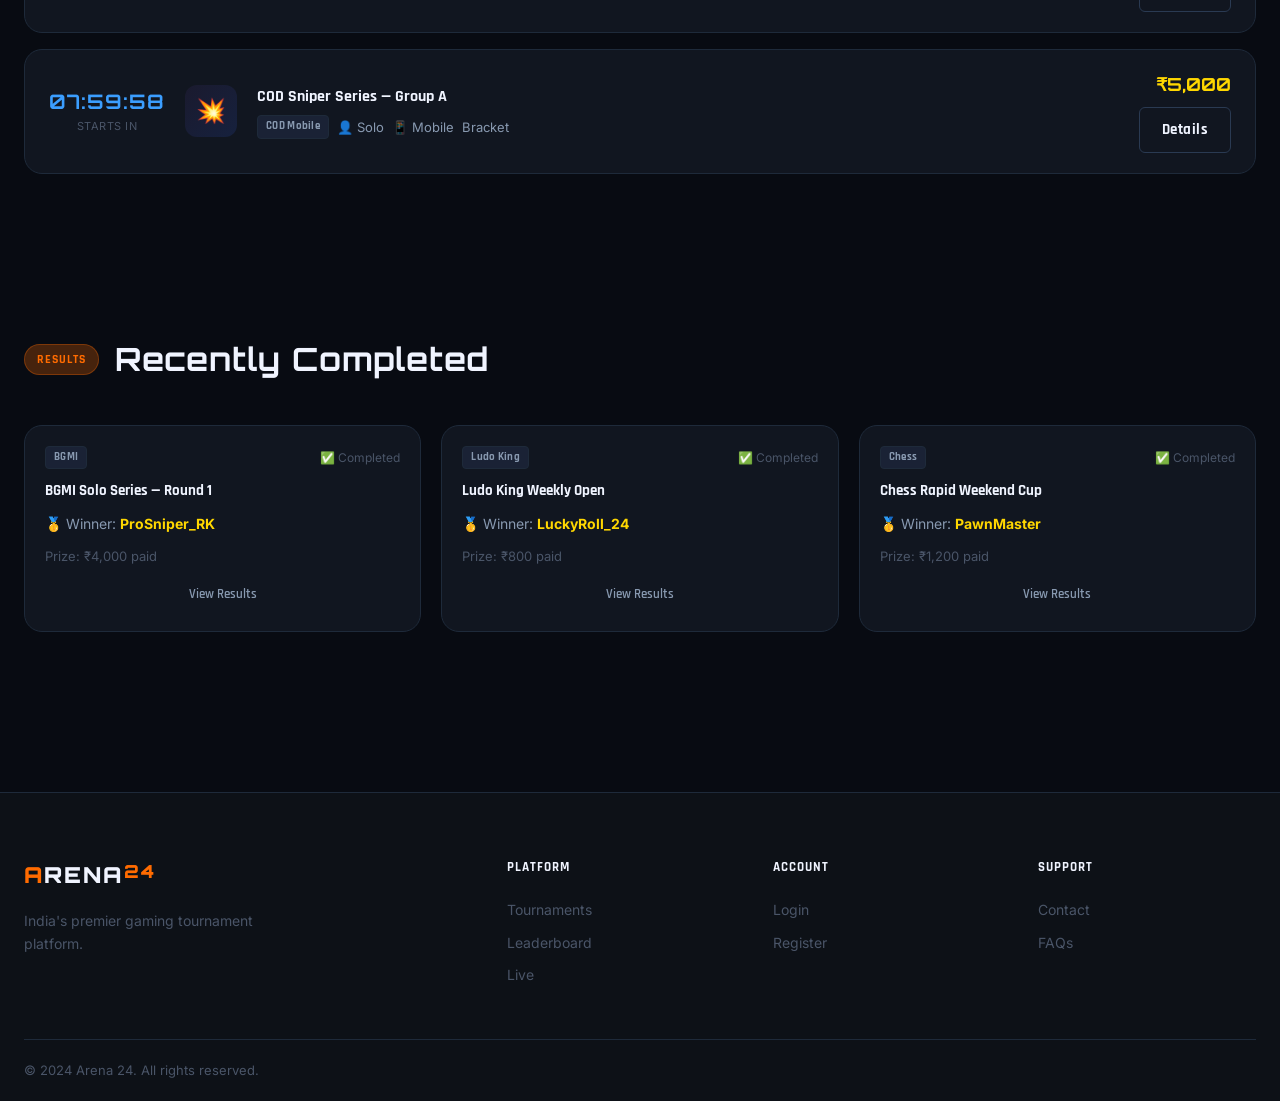
<file: live.html>
<!DOCTYPE html>
<html lang="en">
<head>
  <meta charset="UTF-8" />
  <meta name="viewport" content="width=device-width, initial-scale=1.0"/>
  <title>Live Games — Arena 24</title>
  <link rel="preconnect" href="https://fonts.googleapis.com">
  <link href="https://fonts.googleapis.com/css2?family=Rajdhani:wght@400;500;600;700&family=Orbitron:wght@400;600;700;900&family=Inter:wght@300;400;500&display=swap" rel="stylesheet">
  <script src="/js/api.js"></script>
  <link rel="stylesheet" href="css/global.css">
  <link rel="stylesheet" href="css/live.css">
</head>
<body>

  <!-- NAV -->
  <nav class="navbar" id="navbar">
    <div class="nav-container">
      <a href="index.html" class="nav-logo"><span class="logo-a">A</span>RENA<span class="logo-24">24</span></a>
      <ul class="nav-links">
        <li><a href="tournaments.html">Tournaments</a></li>
        <li><a href="live.html" class="active">Live</a></li>
        <li><a href="leaderboard.html">Leaderboard</a></li>
      </ul>
      <div class="nav-actions">
        <a href="login.html" class="btn-ghost">Login</a>
        <a href="register.html" class="btn-primary">Register</a>
      </div>
      <button class="nav-toggle" id="navToggle"><span></span><span></span><span></span></button>
    </div>
  </nav>

  <!-- PAGE HEADER -->
  <div class="page-header live-header">
    <div class="page-header-bg">
      <div class="hero-glow glow-1"></div>
      <div class="hero-glow glow-2"></div>
    </div>
    <div class="container">
      <div class="live-header-content">
        <div class="live-pulse-badge"><span class="live-dot"></span> LIVE NOW</div>
        <h1 class="page-title">Live Games</h1>
        <p class="page-sub">Watch ongoing tournaments, track live scores and leaderboards in real time</p>
      </div>
    </div>
  </div>

  <!-- LIVE NOW -->
  <section class="section">
    <div class="container">
      <div class="section-header">
        <div class="section-tag"><span class="live-dot"></span> Currently Live</div>
        <h2 class="section-title">Live Tournaments</h2>
      </div>
      <div class="live-grid">

        <div class="live-card featured-live">
          <div class="live-card-top" style="background: linear-gradient(135deg, #ff6b00, #ff0040);">
            <div class="lc-game-tag">BGMI</div>
            <div class="lc-live-pill"><span class="live-dot"></span> LIVE</div>
            <div class="lc-icon">🎯</div>
            <div class="lc-viewers">👁 2,840 watching</div>
          </div>
          <div class="live-card-body">
            <h3>BGMI Solo Showdown — Round 2</h3>
            <div class="lc-meta">
              <span>👤 Solo</span>
              <span>104 Players</span>
              <span>📱 Mobile</span>
            </div>
            <div class="lc-mini-lb">
              <div class="mlb-title">🏆 Current Top 3</div>
              <div class="mlb-row"><span class="mlb-rank">1</span><span class="mlb-name">ProSniper_RK</span><span class="mlb-pts">72 pts</span></div>
              <div class="mlb-row"><span class="mlb-rank">2</span><span class="mlb-name">HeadshotKing</span><span class="mlb-pts">64 pts</span></div>
              <div class="mlb-row"><span class="mlb-rank">3</span><span class="mlb-name">GhostWarrior</span><span class="mlb-pts">58 pts</span></div>
            </div>
            <div class="lc-actions">
              <a href="tournament-detail.html" class="btn-primary">Full Leaderboard</a>
              <a href="tournament-detail.html" class="btn-outline">Tournament Details</a>
            </div>
          </div>
        </div>

        <div class="live-card">
          <div class="live-card-top" style="background: linear-gradient(135deg, #2d6a4f, #52b788);">
            <div class="lc-game-tag">Chess</div>
            <div class="lc-live-pill"><span class="live-dot"></span> LIVE</div>
            <div class="lc-icon">♟️</div>
            <div class="lc-viewers">👁 540 watching</div>
          </div>
          <div class="live-card-body">
            <h3>Chess Blitz — Quarterfinals</h3>
            <div class="lc-meta">
              <span>👤 Solo</span>
              <span>8 Players Left</span>
              <span>💻 PC</span>
            </div>
            <div class="lc-mini-lb">
              <div class="mlb-title">🏆 Current Top 3</div>
              <div class="mlb-row"><span class="mlb-rank">1</span><span class="mlb-name">ChessGuru_Delhi</span><span class="mlb-pts">7W</span></div>
              <div class="mlb-row"><span class="mlb-rank">2</span><span class="mlb-name">QueenSlayer</span><span class="mlb-pts">6W</span></div>
              <div class="mlb-row"><span class="mlb-rank">3</span><span class="mlb-name">PawnMaster</span><span class="mlb-pts">5W</span></div>
            </div>
            <div class="lc-actions">
              <a href="tournament-detail.html" class="btn-primary">Full Leaderboard</a>
            </div>
          </div>
        </div>

        <div class="live-card">
          <div class="live-card-top" style="background: linear-gradient(135deg, #006400, #00a86b);">
            <div class="lc-game-tag">FIFA Mobile</div>
            <div class="lc-live-pill"><span class="live-dot"></span> LIVE</div>
            <div class="lc-icon">⚽</div>
            <div class="lc-viewers">👁 920 watching</div>
          </div>
          <div class="live-card-body">
            <h3>FIFA Mobile League — Semis</h3>
            <div class="lc-meta">
              <span>👤 1v1</span>
              <span>4 Players</span>
              <span>📱 Mobile</span>
            </div>
            <div class="lc-mini-lb">
              <div class="mlb-title">🏆 Current Bracket</div>
              <div class="mlb-row"><span class="mlb-rank">SF1</span><span class="mlb-name">GoalMachine vs KingKick</span><span class="mlb-pts">2-1</span></div>
              <div class="mlb-row"><span class="mlb-rank">SF2</span><span class="mlb-name">NetBuster vs DribbleGod</span><span class="mlb-pts">1-1</span></div>
            </div>
            <div class="lc-actions">
              <a href="tournament-detail.html" class="btn-primary">Full Bracket</a>
            </div>
          </div>
        </div>

      </div>
    </div>
  </section>

  <!-- UPCOMING SOON -->
  <section class="section">
    <div class="container">
      <div class="section-header">
        <div class="section-tag">Starting Soon</div>
        <h2 class="section-title">Upcoming Matches</h2>
      </div>
      <div class="upcoming-list">

        <div class="upcoming-item">
          <div class="upcoming-time">
            <div class="upt-countdown" id="cd1">02:45:00</div>
            <div class="upt-label">Starts In</div>
          </div>
          <div class="upcoming-icon" style="background: linear-gradient(135deg,#00c9a7,#0066ff)">⚡</div>
          <div class="upcoming-info">
            <h4>Valorant 5v5 Clash — Group Stage</h4>
            <div class="upt-meta">
              <span class="game-tag-sm">Valorant</span>
              <span>👥 16 Teams</span>
              <span>💻 PC</span>
              <span>Bracket Format</span>
            </div>
          </div>
          <div class="upcoming-right">
            <span class="upt-prize">₹25,000</span>
            <a href="tournament-detail.html" class="btn-outline">Details</a>
          </div>
        </div>

        <div class="upcoming-item">
          <div class="upcoming-time">
            <div class="upt-countdown" id="cd2">05:10:00</div>
            <div class="upt-label">Starts In</div>
          </div>
          <div class="upcoming-icon" style="background: linear-gradient(135deg,#7b2ff7,#ff6b00)">🔥</div>
          <div class="upcoming-info">
            <h4>Free Fire Squad Cup — Round 1</h4>
            <div class="upt-meta">
              <span class="game-tag-sm">Free Fire</span>
              <span>👥 32 Teams</span>
              <span>📱 Mobile</span>
              <span>Round Robin</span>
            </div>
          </div>
          <div class="upcoming-right">
            <span class="upt-prize">FREE</span>
            <a href="tournament-detail.html" class="btn-outline">Details</a>
          </div>
        </div>

        <div class="upcoming-item">
          <div class="upcoming-time">
            <div class="upt-countdown" id="cd3">08:00:00</div>
            <div class="upt-label">Starts In</div>
          </div>
          <div class="upcoming-icon" style="background: linear-gradient(135deg,#1a1a2e,#16213e)">💥</div>
          <div class="upcoming-info">
            <h4>COD Sniper Series — Group A</h4>
            <div class="upt-meta">
              <span class="game-tag-sm">COD Mobile</span>
              <span>👤 Solo</span>
              <span>📱 Mobile</span>
              <span>Bracket</span>
            </div>
          </div>
          <div class="upcoming-right">
            <span class="upt-prize">₹5,000</span>
            <a href="tournament-detail.html" class="btn-outline">Details</a>
          </div>
        </div>

      </div>
    </div>
  </section>

  <!-- RECENTLY COMPLETED -->
  <section class="section">
    <div class="container">
      <div class="section-header">
        <div class="section-tag">Results</div>
        <h2 class="section-title">Recently Completed</h2>
      </div>
      <div class="completed-grid">
        <div class="completed-card">
          <div class="cc-header"><span class="game-tag-sm">BGMI</span><span class="cc-status">✅ Completed</span></div>
          <h4>BGMI Solo Series — Round 1</h4>
          <div class="cc-winner">🥇 Winner: <strong>ProSniper_RK</strong></div>
          <div class="cc-prize">Prize: ₹4,000 paid</div>
          <a href="tournament-detail.html" class="btn-ghost btn-sm">View Results</a>
        </div>
        <div class="completed-card">
          <div class="cc-header"><span class="game-tag-sm">Ludo King</span><span class="cc-status">✅ Completed</span></div>
          <h4>Ludo King Weekly Open</h4>
          <div class="cc-winner">🥇 Winner: <strong>LuckyRoll_24</strong></div>
          <div class="cc-prize">Prize: ₹800 paid</div>
          <a href="tournament-detail.html" class="btn-ghost btn-sm">View Results</a>
        </div>
        <div class="completed-card">
          <div class="cc-header"><span class="game-tag-sm">Chess</span><span class="cc-status">✅ Completed</span></div>
          <h4>Chess Rapid Weekend Cup</h4>
          <div class="cc-winner">🥇 Winner: <strong>PawnMaster</strong></div>
          <div class="cc-prize">Prize: ₹1,200 paid</div>
          <a href="tournament-detail.html" class="btn-ghost btn-sm">View Results</a>
        </div>
      </div>
    </div>
  </section>

  <!-- FOOTER -->
  <footer class="footer">
    <div class="container">
      <div class="footer-grid">
        <div class="footer-brand">
          <a href="index.html" class="nav-logo"><span class="logo-a">A</span>RENA<span class="logo-24">24</span></a>
          <p>India's premier gaming tournament platform.</p>
        </div>
        <div class="footer-col"><h4>Platform</h4><a href="tournaments.html">Tournaments</a><a href="leaderboard.html">Leaderboard</a><a href="live.html">Live</a></div>
        <div class="footer-col"><h4>Account</h4><a href="login.html">Login</a><a href="register.html">Register</a></div>
        <div class="footer-col"><h4>Support</h4><a href="#">Contact</a><a href="#">FAQs</a></div>
      </div>
      <div class="footer-bottom"><span>© 2024 Arena 24. All rights reserved.</span></div>
    </div>
  </footer>

  <script src="js/global.js"></script>
  <script src="js/live.js"></script>
</body>
</html>
</file>
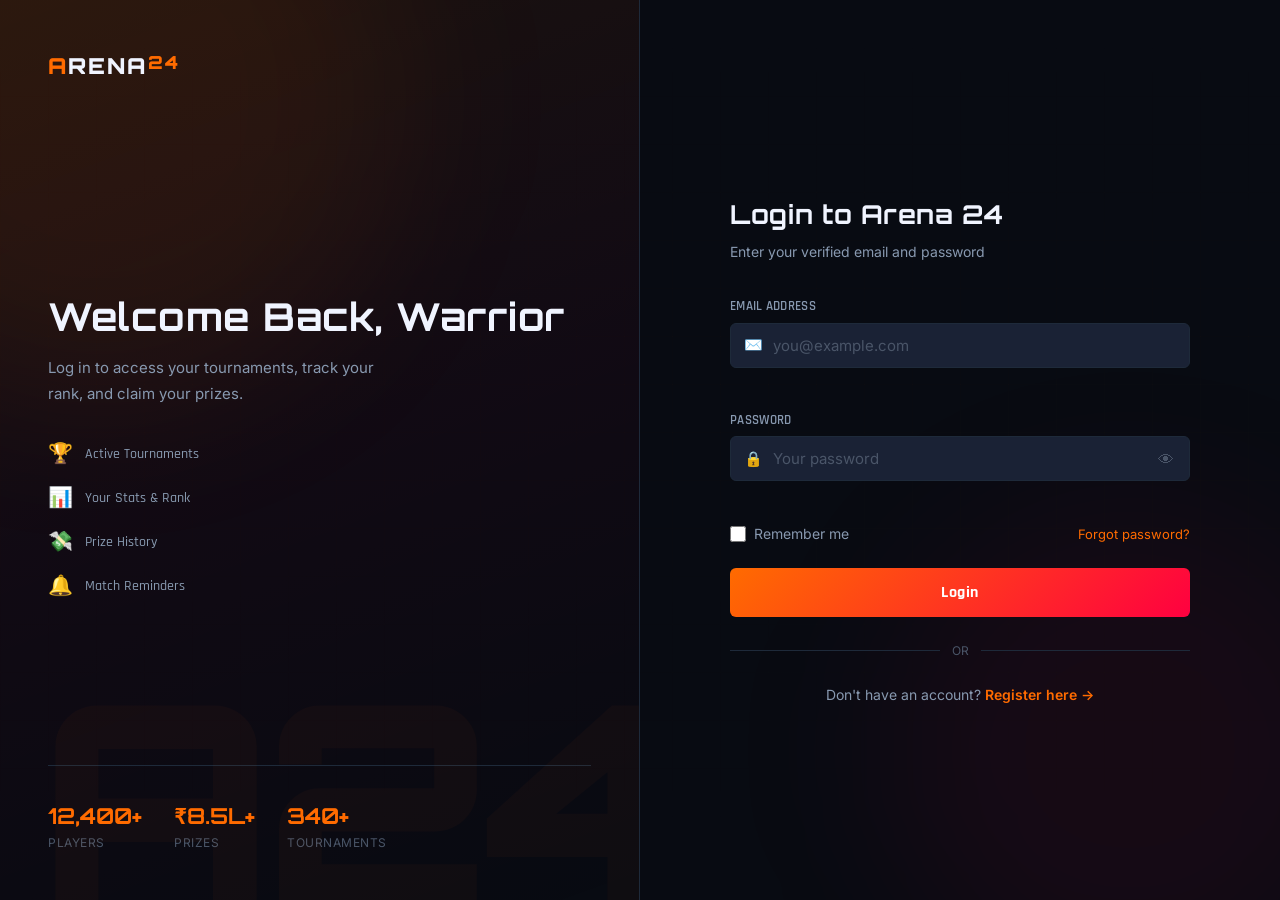
<file: login.html>
<!DOCTYPE html>
<html lang="en">
<head>
  <meta charset="UTF-8" />
  <meta name="viewport" content="width=device-width, initial-scale=1.0"/>
  <title>Login — Arena 24</title>
  <link rel="preconnect" href="https://fonts.googleapis.com">
  <link href="https://fonts.googleapis.com/css2?family=Rajdhani:wght@400;500;600;700&family=Orbitron:wght@400;600;700;900&family=Inter:wght@300;400;500&display=swap" rel="stylesheet">
  <script src="/js/api.js"></script>
  <link rel="stylesheet" href="css/global.css">
  <link rel="stylesheet" href="css/auth.css">
</head>
<body class="auth-body">

  <div class="auth-bg">
    <div class="hero-glow glow-1"></div>
    <div class="hero-glow glow-2"></div>
    <div class="hero-grid"></div>
  </div>

  <!-- MOBILE HEADER (visible only on small screens) -->
  <div class="auth-mobile-header">
    <a href="index.html" class="auth-mobile-logo">
      <span style="color:var(--accent)">A</span>RENA<span style="color:var(--accent);font-size:16px;vertical-align:super;">24</span>
    </a>
    <a href="index.html" class="auth-mobile-back">← Home</a>
  </div>

  <div class="auth-page">

    <!-- LEFT PANEL -->
    <div class="auth-left">
      <a href="index.html" class="nav-logo auth-logo"><span class="logo-a">A</span>RENA<span class="logo-24">24</span></a>
      <div class="auth-left-content">
        <h2>Welcome Back, Warrior</h2>
        <p>Log in to access your tournaments, track your rank, and claim your prizes.</p>
        <div class="auth-features">
          <div class="auth-feat"><span>🏆</span> Active Tournaments</div>
          <div class="auth-feat"><span>📊</span> Your Stats & Rank</div>
          <div class="auth-feat"><span>💸</span> Prize History</div>
          <div class="auth-feat"><span>🔔</span> Match Reminders</div>
        </div>
      </div>
      <div class="auth-stats-mini">
        <div class="asm-item"><span class="asm-num">12,400+</span><span class="asm-label">Players</span></div>
        <div class="asm-item"><span class="asm-num">₹8.5L+</span><span class="asm-label">Prizes</span></div>
        <div class="asm-item"><span class="asm-num">340+</span><span class="asm-label">Tournaments</span></div>
      </div>
    </div>

    <!-- RIGHT PANEL — FORM -->
    <div class="auth-right">
      <div class="auth-card">
        <div class="auth-card-header">
          <h3>Login to Arena 24</h3>
          <p>Enter your verified email and password</p>
        </div>

        <form class="auth-form" id="loginForm" novalidate>

          <div class="form-group" id="fg-email">
            <label for="email">Email Address</label>
            <div class="input-wrap">
              <span class="input-icon">✉️</span>
              <input type="email" id="email" name="email" placeholder="you@example.com" autocomplete="email" required />
            </div>
            <span class="field-error" id="err-email"></span>
          </div>

          <div class="form-group" id="fg-password">
            <label for="password">Password</label>
            <div class="input-wrap">
              <span class="input-icon">🔒</span>
              <input type="password" id="password" name="password" placeholder="Your password" autocomplete="current-password" required />
              <button type="button" class="pw-toggle" id="pwToggle">👁</button>
            </div>
            <span class="field-error" id="err-password"></span>
          </div>

          <div class="form-row-inline">
            <label class="checkbox-label">
              <input type="checkbox" id="rememberMe" /> Remember me
            </label>
            <a href="#" class="forgot-link">Forgot password?</a>
          </div>

          <!-- SECURITY: CSRF token placeholder -->
          <input type="hidden" name="_csrf" value="csrf-token-here" />

          <button type="submit" class="btn-primary btn-full btn-xl auth-submit" id="loginBtn">
            <span class="btn-text">Login</span>
            <span class="btn-loader hidden" id="loginLoader">⏳</span>
          </button>

          <div class="auth-error-banner hidden" id="authError">
            <span>⚠️</span> Invalid email or password. Please try again.
          </div>

          <div class="auth-divider"><span>OR</span></div>

          <p class="auth-switch">Don't have an account? <a href="register.html">Register here →</a></p>
        </form>

      </div>
    </div>
  </div>

  <script src="js/global.js"></script>
  <script src="js/auth.js"></script>
</body>
</html>
</file>
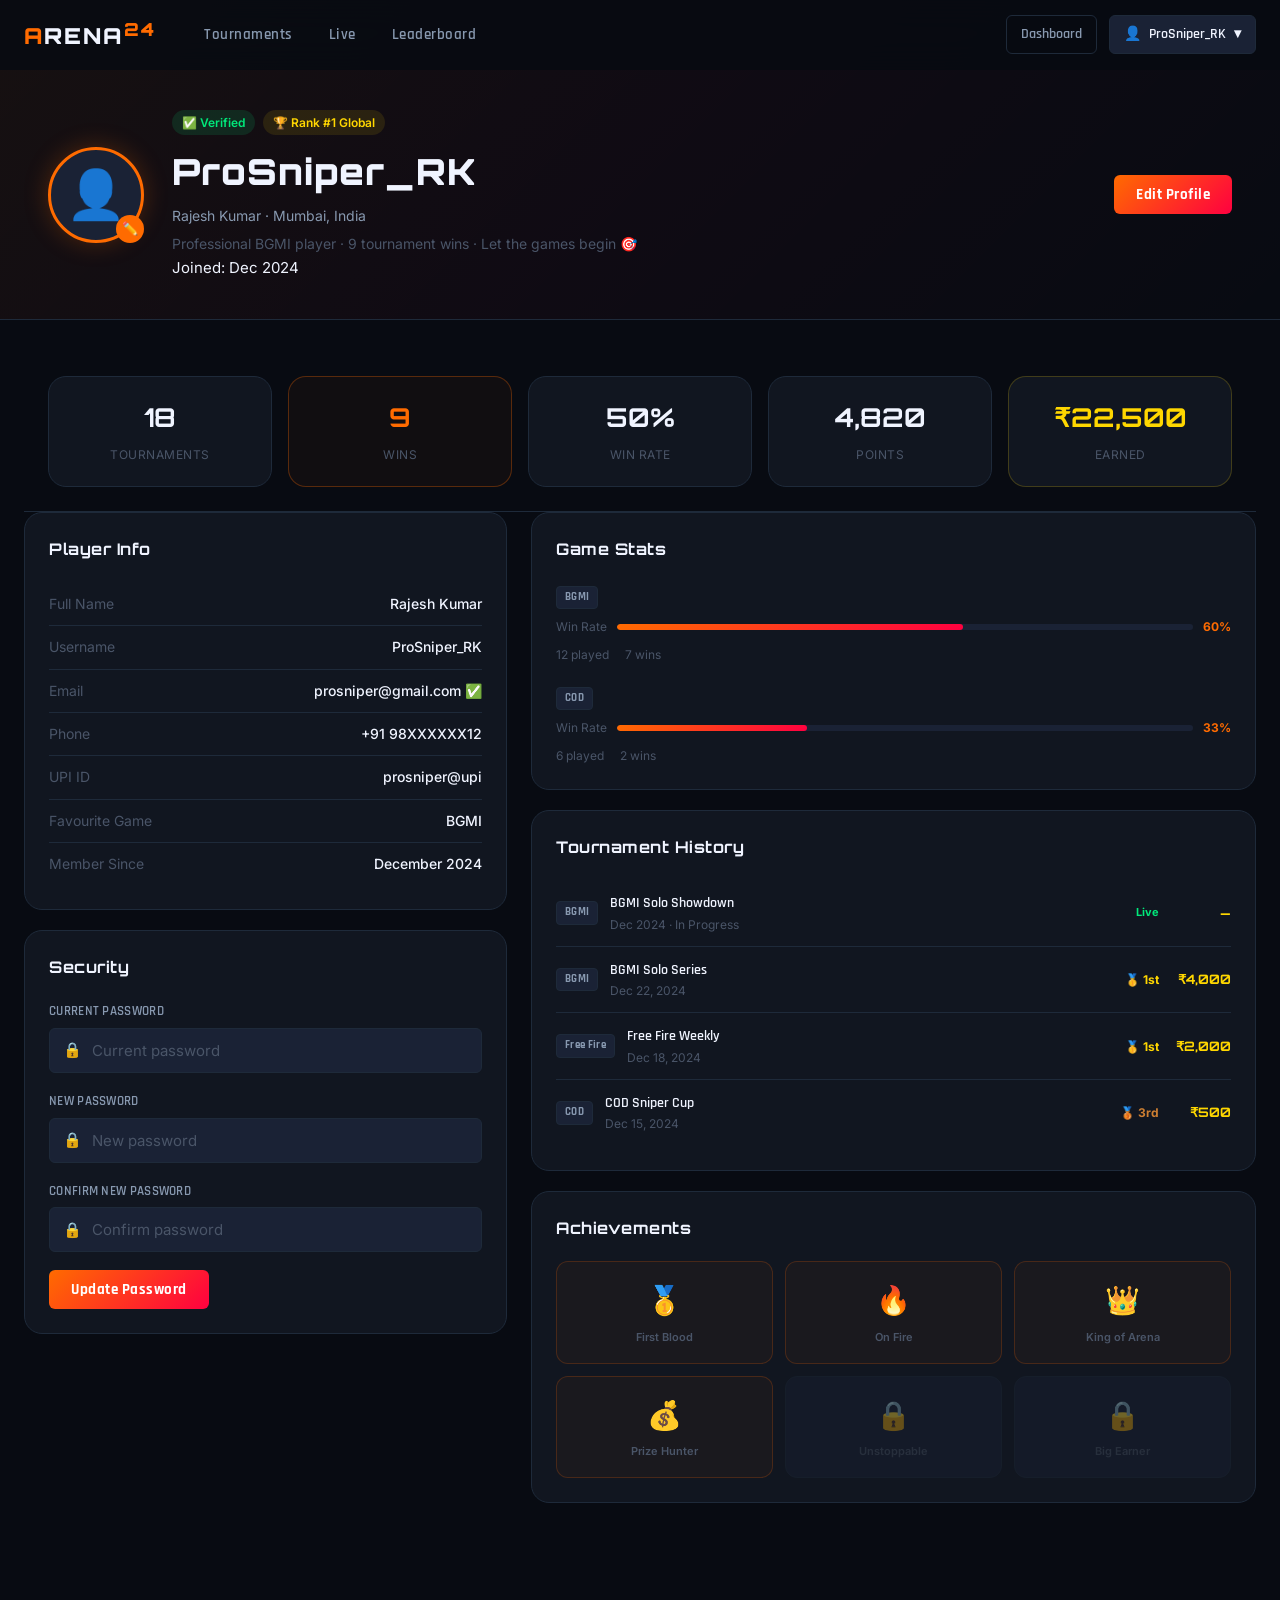
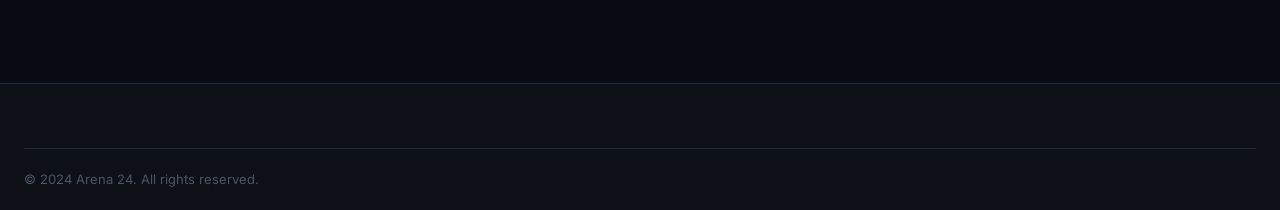
<file: profile.html>
<!DOCTYPE html>
<html lang="en">
<head>
  <meta charset="UTF-8" />
  <meta name="viewport" content="width=device-width, initial-scale=1.0"/>
  <title>Profile — Arena 24</title>
  <link rel="preconnect" href="https://fonts.googleapis.com">
  <link href="https://fonts.googleapis.com/css2?family=Rajdhani:wght@400;500;600;700&family=Orbitron:wght@400;600;700;900&family=Inter:wght@300;400;500&display=swap" rel="stylesheet">
  <script src="/js/api.js"></script>
  <link rel="stylesheet" href="css/global.css">
  <link rel="stylesheet" href="css/profile.css">
</head>
<body>

  <nav class="navbar" id="navbar">
    <div class="nav-container">
      <a href="index.html" class="nav-logo"><span class="logo-a">A</span>RENA<span class="logo-24">24</span></a>
      <ul class="nav-links">
        <li><a href="tournaments.html">Tournaments</a></li>
        <li><a href="live.html">Live</a></li>
        <li><a href="leaderboard.html">Leaderboard</a></li>
      </ul>
      <div class="nav-actions nav-logged-in">
        <a href="dashboard.html" class="nav-dashboard-btn">Dashboard</a>
        <div class="nav-user-menu" id="userMenu">
          <div class="nav-avatar" id="avatarBtn">👤 <span>ProSniper_RK</span> ▾</div>
          <div class="user-dropdown" id="userDropdown">
            <a href="profile.html">My Profile</a>
            <a href="dashboard.html">Dashboard</a>
            <div class="dropdown-divider"></div>
            <a href="login.html" class="logout-link">Logout</a>
          </div>
        </div>
      </div>
    </div>
  </nav>

  <!-- PROFILE HEADER -->
  <div class="profile-hero">
    <div class="profile-hero-bg"></div>
    <div class="container">
      <div class="profile-hero-content">
        <div class="profile-avatar-wrap">
          <div class="profile-avatar">👤</div>
          <div class="profile-avatar-edit" id="editAvatarBtn">✏️</div>
        </div>
        <div class="profile-hero-info">
          <div class="profile-tags">
            <span class="tag-verified">✅ Verified</span>
            <span class="tag-rank">🏆 Rank #1 Global</span>
          </div>
          <h1 class="profile-username">ProSniper_RK</h1>
          <p class="profile-realname">Rajesh Kumar · Mumbai, India</p>
          <p class="profile-bio">Professional BGMI player · 9 tournament wins · Let the games begin 🎯</p>
          <div class="profile-socials">
            <span>Joined: Dec 2024</span>
          </div>
        </div>
        <div class="profile-hero-actions">
          <button class="btn-primary" id="editProfileBtn">Edit Profile</button>
        </div>
      </div>
    </div>
  </div>

  <!-- PROFILE BODY -->
  <div class="profile-body container">

    <!-- STATS CARDS -->
    <div class="profile-stats-row">
      <div class="pstat-card"><span class="pstat-val">18</span><span class="pstat-label">Tournaments</span></div>
      <div class="pstat-card pstat-highlight"><span class="pstat-val">9</span><span class="pstat-label">Wins</span></div>
      <div class="pstat-card"><span class="pstat-val">50%</span><span class="pstat-label">Win Rate</span></div>
      <div class="pstat-card"><span class="pstat-val">4,820</span><span class="pstat-label">Points</span></div>
      <div class="pstat-card pstat-prize"><span class="pstat-val">₹22,500</span><span class="pstat-label">Earned</span></div>
    </div>

    <div class="profile-grid">

      <!-- LEFT: ABOUT & SETTINGS -->
      <div class="profile-left">

        <!-- EDIT FORM (hidden by default) -->
        <div class="profile-card" id="editForm" style="display:none">
          <h3>Edit Profile</h3>
          <form class="auth-form" id="profileEditForm">
            <div class="form-group">
              <label>Username / Gaming ID</label>
              <div class="input-wrap"><span class="input-icon">🎮</span><input type="text" value="ProSniper_RK" /></div>
            </div>
            <div class="form-group">
              <label>Bio</label>
              <textarea rows="3" class="textarea-field">Professional BGMI player · 9 tournament wins · Let the games begin 🎯</textarea>
            </div>
            <div class="form-group">
              <label>UPI ID (for prize payouts)</label>
              <div class="input-wrap"><span class="input-icon">💳</span><input type="text" value="prosniper@upi" /></div>
            </div>
            <div class="form-group">
              <label>Favourite Game</label>
              <select class="filter-select">
                <option selected>BGMI</option><option>Free Fire</option><option>Valorant</option><option>COD Mobile</option>
              </select>
            </div>
            <div class="form-row-inline">
              <button type="submit" class="btn-primary">Save Changes</button>
              <button type="button" class="btn-outline" id="cancelEditBtn">Cancel</button>
            </div>
          </form>
        </div>

        <!-- ABOUT CARD -->
        <div class="profile-card" id="aboutCard">
          <h3>Player Info</h3>
          <div class="info-rows">
            <div class="info-row"><span class="ir-label">Full Name</span><span class="ir-val">Rajesh Kumar</span></div>
            <div class="info-row"><span class="ir-label">Username</span><span class="ir-val">ProSniper_RK</span></div>
            <div class="info-row"><span class="ir-label">Email</span><span class="ir-val">prosniper@gmail.com ✅</span></div>
            <div class="info-row"><span class="ir-label">Phone</span><span class="ir-val">+91 98XXXXXX12</span></div>
            <div class="info-row"><span class="ir-label">UPI ID</span><span class="ir-val">prosniper@upi</span></div>
            <div class="info-row"><span class="ir-label">Favourite Game</span><span class="ir-val">BGMI</span></div>
            <div class="info-row"><span class="ir-label">Member Since</span><span class="ir-val">December 2024</span></div>
          </div>
        </div>

        <!-- CHANGE PASSWORD -->
        <div class="profile-card">
          <h3>Security</h3>
          <form class="auth-form" id="pwChangeForm">
            <div class="form-group">
              <label>Current Password</label>
              <div class="input-wrap"><span class="input-icon">🔒</span><input type="password" placeholder="Current password" /></div>
            </div>
            <div class="form-group">
              <label>New Password</label>
              <div class="input-wrap"><span class="input-icon">🔒</span><input type="password" placeholder="New password" /></div>
            </div>
            <div class="form-group">
              <label>Confirm New Password</label>
              <div class="input-wrap"><span class="input-icon">🔒</span><input type="password" placeholder="Confirm password" /></div>
            </div>
            <button type="submit" class="btn-primary">Update Password</button>
          </form>
        </div>
      </div>

      <!-- RIGHT: HISTORY & ACHIEVEMENTS -->
      <div class="profile-right">

        <!-- GAME STATS -->
        <div class="profile-card">
          <h3>Game Stats</h3>
          <div class="game-stats-list">
            <div class="gs-item">
              <div class="gs-game"><span class="game-tag-sm">BGMI</span></div>
              <div class="gs-bar-wrap">
                <div class="gs-label">Win Rate</div>
                <div class="gs-bar"><div class="gs-fill" style="width:60%"></div></div>
                <div class="gs-pct">60%</div>
              </div>
              <div class="gs-nums"><span>12 played</span><span>7 wins</span></div>
            </div>
            <div class="gs-item">
              <div class="gs-game"><span class="game-tag-sm">COD</span></div>
              <div class="gs-bar-wrap">
                <div class="gs-label">Win Rate</div>
                <div class="gs-bar"><div class="gs-fill" style="width:33%"></div></div>
                <div class="gs-pct">33%</div>
              </div>
              <div class="gs-nums"><span>6 played</span><span>2 wins</span></div>
            </div>
          </div>
        </div>

        <!-- TOURNAMENT HISTORY -->
        <div class="profile-card">
          <h3>Tournament History</h3>
          <div class="t-history-list">
            <div class="th-item">
              <span class="game-tag-sm">BGMI</span>
              <div class="th-info">
                <div class="th-name">BGMI Solo Showdown</div>
                <div class="th-date">Dec 2024 · In Progress</div>
              </div>
              <span class="th-result live-badge-sm">Live</span>
              <span class="th-prize">—</span>
            </div>
            <div class="th-item">
              <span class="game-tag-sm">BGMI</span>
              <div class="th-info">
                <div class="th-name">BGMI Solo Series</div>
                <div class="th-date">Dec 22, 2024</div>
              </div>
              <span class="th-result win-badge">🥇 1st</span>
              <span class="th-prize">₹4,000</span>
            </div>
            <div class="th-item">
              <span class="game-tag-sm">Free Fire</span>
              <div class="th-info">
                <div class="th-name">Free Fire Weekly</div>
                <div class="th-date">Dec 18, 2024</div>
              </div>
              <span class="th-result win-badge">🥇 1st</span>
              <span class="th-prize">₹2,000</span>
            </div>
            <div class="th-item">
              <span class="game-tag-sm">COD</span>
              <div class="th-info">
                <div class="th-name">COD Sniper Cup</div>
                <div class="th-date">Dec 15, 2024</div>
              </div>
              <span class="th-result place-badge">🥉 3rd</span>
              <span class="th-prize">₹500</span>
            </div>
          </div>
        </div>

        <!-- ACHIEVEMENTS -->
        <div class="profile-card">
          <h3>Achievements</h3>
          <div class="achievements-grid">
            <div class="ach-item unlocked" title="First Win"><div class="ach-icon">🥇</div><div class="ach-name">First Blood</div></div>
            <div class="ach-item unlocked" title="5 Wins"><div class="ach-icon">🔥</div><div class="ach-name">On Fire</div></div>
            <div class="ach-item unlocked" title="Rank #1"><div class="ach-icon">👑</div><div class="ach-name">King of Arena</div></div>
            <div class="ach-item unlocked" title="Earned ₹10,000"><div class="ach-icon">💰</div><div class="ach-name">Prize Hunter</div></div>
            <div class="ach-item locked" title="10 Wins"><div class="ach-icon">🔒</div><div class="ach-name">Unstoppable</div></div>
            <div class="ach-item locked" title="Earn ₹50,000"><div class="ach-icon">🔒</div><div class="ach-name">Big Earner</div></div>
          </div>
        </div>

      </div>
    </div>
  </div>

  <!-- FOOTER -->
  <footer class="footer">
    <div class="container">
      <div class="footer-bottom"><span>© 2024 Arena 24. All rights reserved.</span></div>
    </div>
  </footer>

  <script src="js/global.js"></script>
  <script src="js/profile.js"></script>
</body>
</html>
</file>
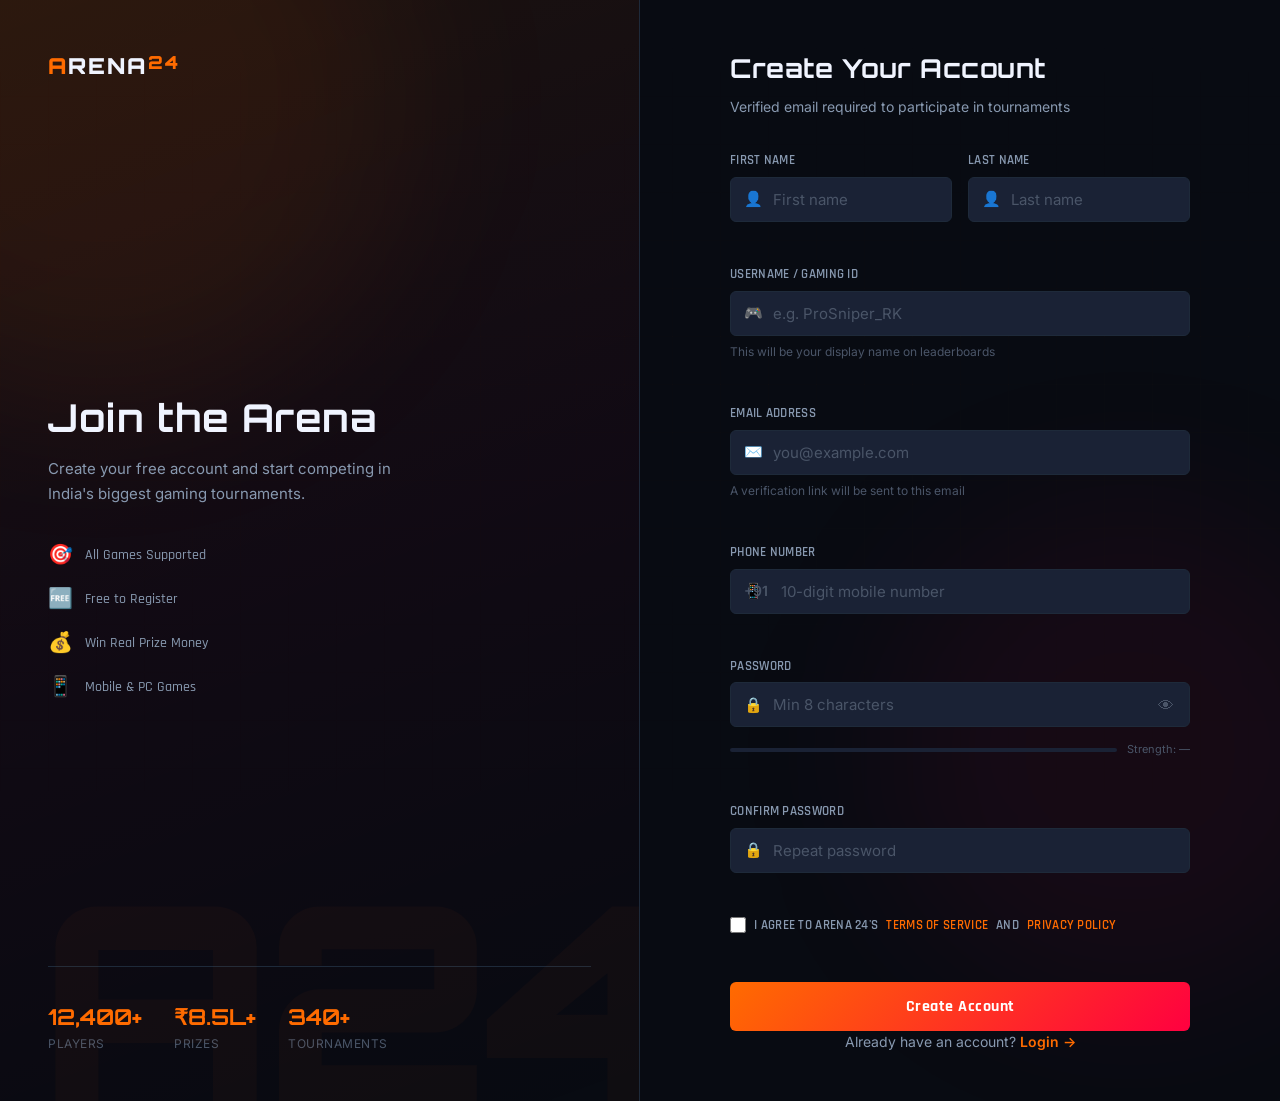
<file: register.html>
<!DOCTYPE html>
<html lang="en">
<head>
  <meta charset="UTF-8" />
  <meta name="viewport" content="width=device-width, initial-scale=1.0"/>
  <title>Register — Arena 24</title>
  <link rel="preconnect" href="https://fonts.googleapis.com">
  <link href="https://fonts.googleapis.com/css2?family=Rajdhani:wght@400;500;600;700&family=Orbitron:wght@400;600;700;900&family=Inter:wght@300;400;500&display=swap" rel="stylesheet">
  <script src="/js/api.js"></script>
  <link rel="stylesheet" href="css/global.css">
  <link rel="stylesheet" href="css/auth.css">
</head>
<body class="auth-body">

  <div class="auth-bg">
    <div class="hero-glow glow-1"></div>
    <div class="hero-glow glow-2"></div>
    <div class="hero-grid"></div>
  </div>

  <div class="auth-page">

    <!-- LEFT PANEL -->
    <div class="auth-left">
      <a href="index.html" class="nav-logo auth-logo"><span class="logo-a">A</span>RENA<span class="logo-24">24</span></a>
      <div class="auth-left-content">
        <h2>Join the Arena</h2>
        <p>Create your free account and start competing in India's biggest gaming tournaments.</p>
        <div class="auth-features">
          <div class="auth-feat"><span>🎯</span> All Games Supported</div>
          <div class="auth-feat"><span>🆓</span> Free to Register</div>
          <div class="auth-feat"><span>💰</span> Win Real Prize Money</div>
          <div class="auth-feat"><span>📱</span> Mobile & PC Games</div>
        </div>
      </div>
      <div class="auth-stats-mini">
        <div class="asm-item"><span class="asm-num">12,400+</span><span class="asm-label">Players</span></div>
        <div class="asm-item"><span class="asm-num">₹8.5L+</span><span class="asm-label">Prizes</span></div>
        <div class="asm-item"><span class="asm-num">340+</span><span class="asm-label">Tournaments</span></div>
      </div>
    </div>

    <!-- RIGHT PANEL -->
    <div class="auth-right">
      <div class="auth-card" id="registerCard">
        <div class="auth-card-header">
          <h3>Create Your Account</h3>
          <p>Verified email required to participate in tournaments</p>
        </div>

        <form class="auth-form" id="registerForm" novalidate>

          <div class="form-row-2">
            <div class="form-group" id="fg-fname">
              <label for="fname">First Name</label>
              <div class="input-wrap">
                <span class="input-icon">👤</span>
                <input type="text" id="fname" name="fname" placeholder="First name" required />
              </div>
              <span class="field-error" id="err-fname"></span>
            </div>
            <div class="form-group" id="fg-lname">
              <label for="lname">Last Name</label>
              <div class="input-wrap">
                <span class="input-icon">👤</span>
                <input type="text" id="lname" name="lname" placeholder="Last name" required />
              </div>
              <span class="field-error" id="err-lname"></span>
            </div>
          </div>

          <div class="form-group" id="fg-username">
            <label for="username">Username / Gaming ID</label>
            <div class="input-wrap">
              <span class="input-icon">🎮</span>
              <input type="text" id="username" name="username" placeholder="e.g. ProSniper_RK" required />
            </div>
            <span class="field-hint">This will be your display name on leaderboards</span>
            <span class="field-error" id="err-username"></span>
          </div>

          <div class="form-group" id="fg-reg-email">
            <label for="reg-email">Email Address</label>
            <div class="input-wrap">
              <span class="input-icon">✉️</span>
              <input type="email" id="reg-email" name="email" placeholder="you@example.com" required />
            </div>
            <span class="field-hint">A verification link will be sent to this email</span>
            <span class="field-error" id="err-reg-email"></span>
          </div>

          <div class="form-group" id="fg-phone">
            <label for="phone">Phone Number</label>
            <div class="input-wrap">
              <span class="input-icon">📱</span>
              <span class="phone-prefix">+91</span>
              <input type="tel" id="phone" name="phone" placeholder="10-digit mobile number" maxlength="10" required />
            </div>
            <span class="field-error" id="err-phone"></span>
          </div>

          <div class="form-group" id="fg-reg-password">
            <label for="reg-password">Password</label>
            <div class="input-wrap">
              <span class="input-icon">🔒</span>
              <input type="password" id="reg-password" name="password" placeholder="Min 8 characters" required />
              <button type="button" class="pw-toggle" id="pwToggleReg">👁</button>
            </div>
            <div class="pw-strength" id="pwStrength">
              <div class="pws-bar"><div class="pws-fill" id="pwsFill"></div></div>
              <span class="pws-label" id="pwsLabel">Strength: —</span>
            </div>
            <span class="field-error" id="err-reg-password"></span>
          </div>

          <div class="form-group" id="fg-confirm-password">
            <label for="confirm-password">Confirm Password</label>
            <div class="input-wrap">
              <span class="input-icon">🔒</span>
              <input type="password" id="confirm-password" name="confirm_password" placeholder="Repeat password" required />
            </div>
            <span class="field-error" id="err-confirm-password"></span>
          </div>

          <div class="form-group">
            <label class="checkbox-label">
              <input type="checkbox" id="agreeTerms" required />
              I agree to Arena 24's <a href="#">Terms of Service</a> and <a href="#">Privacy Policy</a>
            </label>
            <span class="field-error" id="err-terms"></span>
          </div>

          <!-- SECURITY -->
          <input type="hidden" name="_csrf" value="csrf-token-here" />

          <button type="submit" class="btn-primary btn-full btn-xl auth-submit" id="registerBtn">
            <span class="btn-text">Create Account</span>
            <span class="btn-loader hidden" id="regLoader">⏳</span>
          </button>

          <p class="auth-switch">Already have an account? <a href="login.html">Login →</a></p>
        </form>
      </div>

      <!-- EMAIL VERIFICATION SUCCESS STATE (hidden by default) -->
      <div class="auth-card verify-card hidden" id="verifyCard">
        <div class="verify-icon">📬</div>
        <h3>Check Your Email!</h3>
        <p>We've sent a verification link to <strong id="sentEmailDisplay">you@example.com</strong>.</p>
        <p>Click the link in the email to activate your account and start competing.</p>
        <div class="verify-steps">
          <div class="vstep"><span>1.</span> Open your email inbox</div>
          <div class="vstep"><span>2.</span> Click the verification link</div>
          <div class="vstep"><span>3.</span> You're in — start competing!</div>
        </div>
        <button class="btn-outline btn-full" id="resendBtn">Resend Verification Email</button>
        <a href="login.html" class="btn-ghost btn-full" style="margin-top:12px">Back to Login</a>
      </div>
    </div>

  </div>

  <script src="js/global.js"></script>
  <script src="js/auth.js"></script>
</body>
</html>
</file>
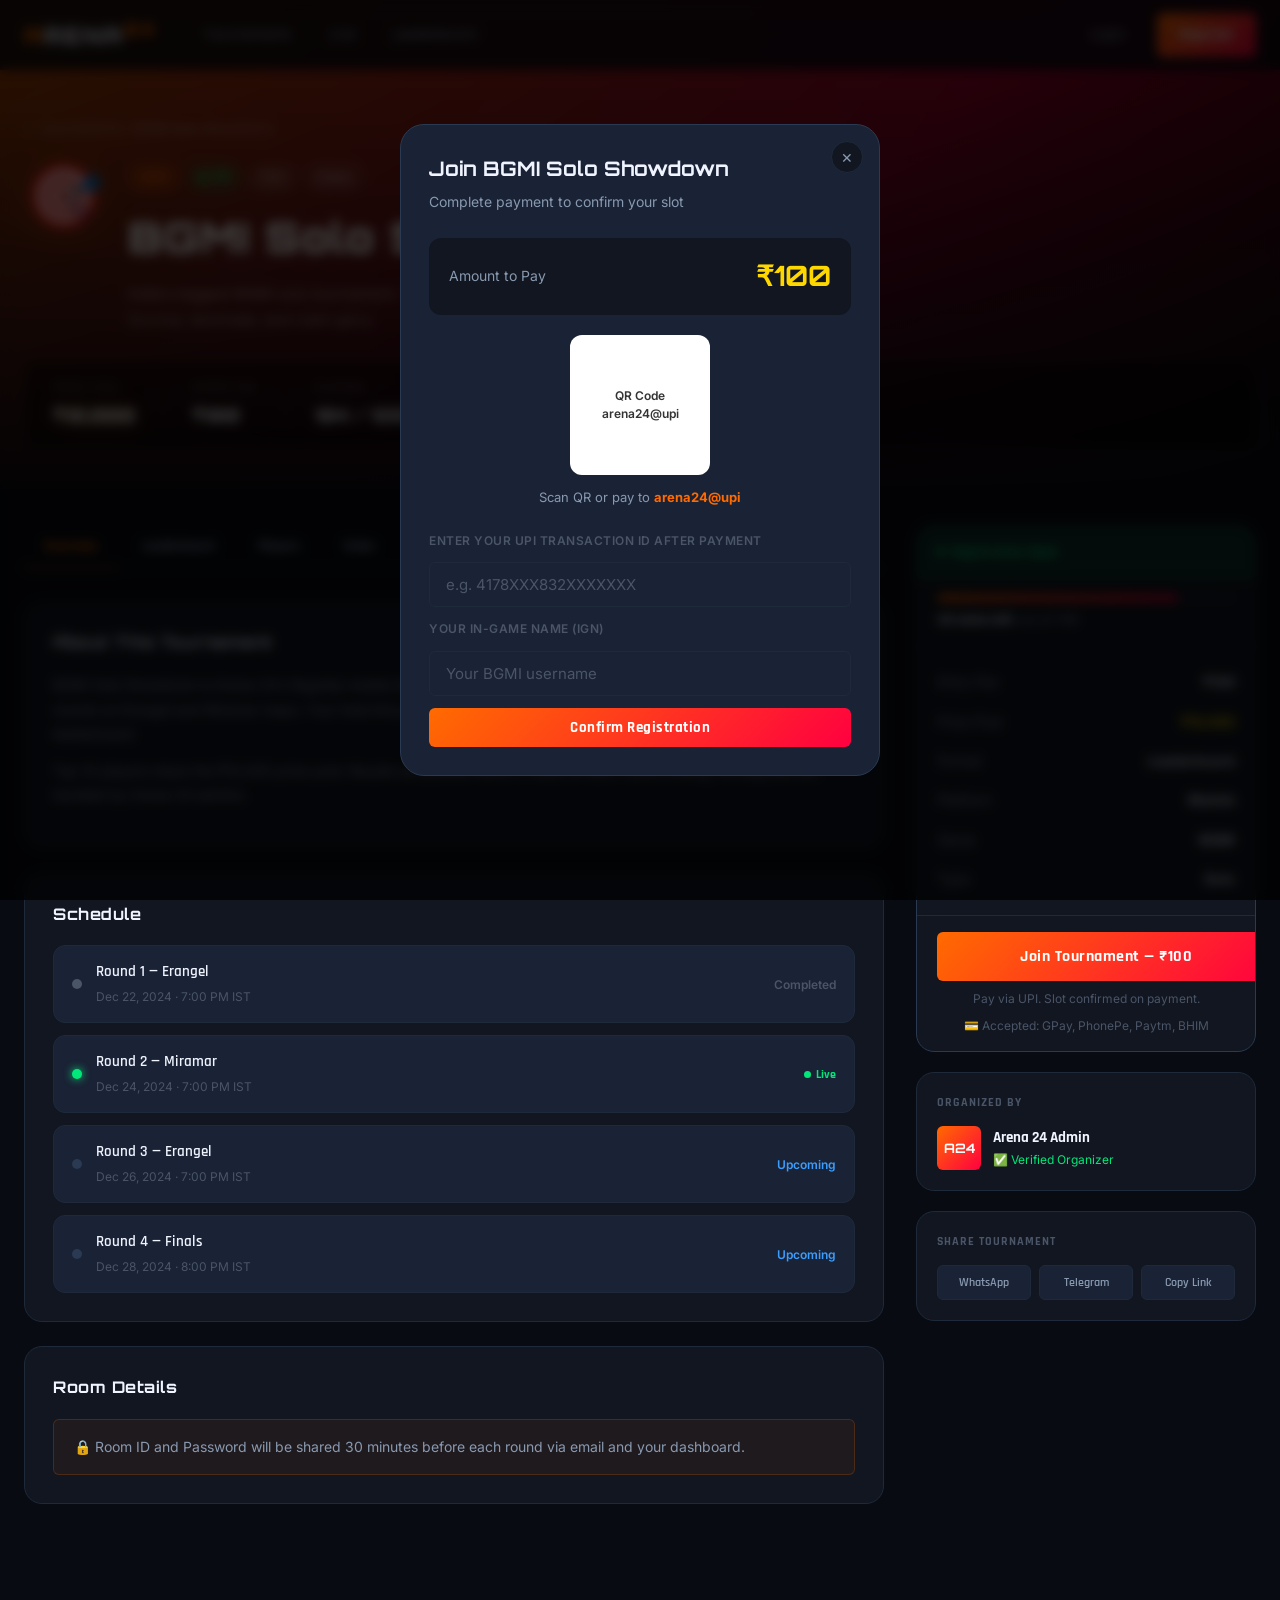
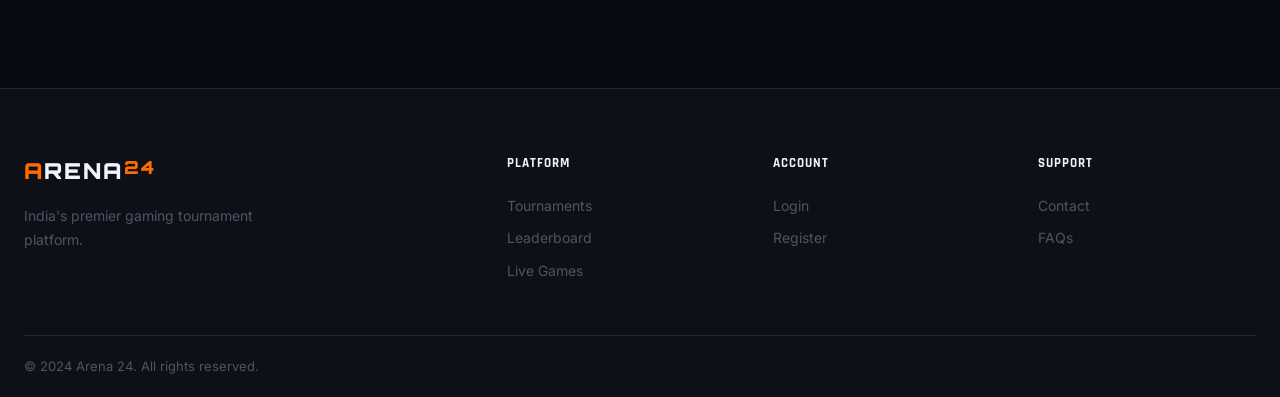
<file: tournament-detail.html>
<!DOCTYPE html>
<html lang="en">
<head>
  <meta charset="UTF-8" />
  <meta name="viewport" content="width=device-width, initial-scale=1.0"/>
  <title>BGMI Solo Showdown — Arena 24</title>
  <link rel="preconnect" href="https://fonts.googleapis.com">
  <link href="https://fonts.googleapis.com/css2?family=Rajdhani:wght@400;500;600;700&family=Orbitron:wght@400;600;700;900&family=Inter:wght@300;400;500&display=swap" rel="stylesheet">
  <script src="/js/api.js"></script>
  <link rel="stylesheet" href="css/global.css">
  <link rel="stylesheet" href="css/tournament-detail.css">
</head>
<body>

  <!-- NAV -->
  <nav class="navbar" id="navbar">
    <div class="nav-container">
      <a href="index.html" class="nav-logo"><span class="logo-a">A</span>RENA<span class="logo-24">24</span></a>
      <ul class="nav-links">
        <li><a href="tournaments.html">Tournaments</a></li>
        <li><a href="live.html">Live</a></li>
        <li><a href="leaderboard.html">Leaderboard</a></li>
      </ul>
      <div class="nav-actions">
        <a href="login.html" class="btn-ghost">Login</a>
        <a href="register.html" class="btn-primary">Register</a>
      </div>
      <button class="nav-toggle" id="navToggle"><span></span><span></span><span></span></button>
    </div>
  </nav>

  <!-- TOURNAMENT HERO -->
  <div class="t-hero" style="background: linear-gradient(135deg, #ff6b00 0%, #ff0040 60%, #1a0a00 100%);">
    <div class="t-hero-overlay"></div>
    <div class="container">
      <div class="t-hero-content">
        <div class="t-breadcrumb"><a href="tournaments.html">← Tournaments</a> / BGMI Solo Showdown</div>
        <div class="t-hero-top">
          <div class="t-hero-icon">🎯</div>
          <div class="t-hero-info">
            <div class="t-hero-tags">
              <span class="tag-game">BGMI</span>
              <span class="tag-live"><span class="live-dot"></span> LIVE</span>
              <span class="tag-solo">Solo</span>
              <span class="tag-mobile">Mobile</span>
            </div>
            <h1 class="t-hero-title">BGMI Solo Showdown</h1>
            <p class="t-hero-desc">India's biggest BGMI solo tournament. Top 10 players share the prize pool. Survive, dominate, and claim glory.</p>
          </div>
        </div>
        <div class="t-hero-stats-bar">
          <div class="t-hs-item">
            <span class="t-hs-label">Prize Pool</span>
            <span class="t-hs-value prize-glow">₹10,000</span>
          </div>
          <div class="t-hs-sep"></div>
          <div class="t-hs-item">
            <span class="t-hs-label">Entry Fee</span>
            <span class="t-hs-value">₹100</span>
          </div>
          <div class="t-hs-sep"></div>
          <div class="t-hs-item">
            <span class="t-hs-label">Players</span>
            <span class="t-hs-value">104 / 128</span>
          </div>
          <div class="t-hs-sep"></div>
          <div class="t-hs-item">
            <span class="t-hs-label">Format</span>
            <span class="t-hs-value">Leaderboard</span>
          </div>
          <div class="t-hs-sep"></div>
          <div class="t-hs-item">
            <span class="t-hs-label">Platform</span>
            <span class="t-hs-value">📱 Mobile</span>
          </div>
        </div>
      </div>
    </div>
  </div>

  <!-- MAIN CONTENT -->
  <div class="t-detail-layout container">

    <!-- LEFT: MAIN -->
    <div class="t-detail-main">

      <!-- TABS -->
      <div class="t-tabs">
        <button class="t-tab active" data-tab="overview">Overview</button>
        <button class="t-tab" data-tab="bracket">Leaderboard</button>
        <button class="t-tab" data-tab="players">Players</button>
        <button class="t-tab" data-tab="rules">Rules</button>
        <button class="t-tab" data-tab="prizes">Prizes</button>
      </div>

      <!-- OVERVIEW TAB -->
      <div class="t-tab-content active" id="tab-overview">
        <div class="content-block">
          <h3>About This Tournament</h3>
          <p>BGMI Solo Showdown is Arena 24's flagship mobile battle royale tournament. Players compete individually across 4 rounds on Erangel and Miramar maps. Your total kill points and placement points across all rounds decide your rank on the leaderboard.</p>
          <p>Top 10 players share the ₹10,000 prize pool. Results are posted within 2 hours of each round ending. All disputes are handled by Arena 24 admins.</p>
        </div>
        <div class="content-block">
          <h3>Schedule</h3>
          <div class="schedule-list">
            <div class="schedule-item completed">
              <div class="sch-dot completed-dot"></div>
              <div class="sch-info">
                <span class="sch-name">Round 1 — Erangel</span>
                <span class="sch-time">Dec 22, 2024 · 7:00 PM IST</span>
              </div>
              <span class="sch-status completed-badge">Completed</span>
            </div>
            <div class="schedule-item live">
              <div class="sch-dot live-sdot"></div>
              <div class="sch-info">
                <span class="sch-name">Round 2 — Miramar</span>
                <span class="sch-time">Dec 24, 2024 · 7:00 PM IST</span>
              </div>
              <span class="sch-status live-badge"><span class="live-dot"></span> Live</span>
            </div>
            <div class="schedule-item upcoming">
              <div class="sch-dot upcoming-dot"></div>
              <div class="sch-info">
                <span class="sch-name">Round 3 — Erangel</span>
                <span class="sch-time">Dec 26, 2024 · 7:00 PM IST</span>
              </div>
              <span class="sch-status upcoming-badge">Upcoming</span>
            </div>
            <div class="schedule-item upcoming">
              <div class="sch-dot upcoming-dot"></div>
              <div class="sch-info">
                <span class="sch-name">Round 4 — Finals</span>
                <span class="sch-time">Dec 28, 2024 · 8:00 PM IST</span>
              </div>
              <span class="sch-status upcoming-badge">Upcoming</span>
            </div>
          </div>
        </div>
        <div class="content-block">
          <h3>Room Details</h3>
          <div class="room-card">
            <div class="room-lock">🔒 Room ID and Password will be shared 30 minutes before each round via email and your dashboard.</div>
          </div>
        </div>
      </div>

      <!-- LEADERBOARD TAB -->
      <div class="t-tab-content" id="tab-bracket">
        <div class="content-block">
          <h3>Live Leaderboard — Round 2</h3>
          <div class="leaderboard-table">
            <div class="lb-thead">
              <span>Rank</span><span>Player</span><span>Kills</span><span>Placement Pts</span><span>Total Pts</span>
            </div>
            <div class="lb-trow gold-row"><span class="r-badge">1</span><span class="r-player">ProSniper_RK</span><span>24</span><span>48</span><span class="r-total">72</span></div>
            <div class="lb-trow silver-row"><span class="r-badge">2</span><span class="r-player">HeadshotKing</span><span>19</span><span>45</span><span class="r-total">64</span></div>
            <div class="lb-trow bronze-row"><span class="r-badge">3</span><span class="r-player">GhostWarrior</span><span>18</span><span>40</span><span class="r-total">58</span></div>
            <div class="lb-trow"><span class="r-badge">4</span><span class="r-player">NightHunter_99</span><span>15</span><span>38</span><span class="r-total">53</span></div>
            <div class="lb-trow"><span class="r-badge">5</span><span class="r-player">AimGod_Raj</span><span>14</span><span>36</span><span class="r-total">50</span></div>
            <div class="lb-trow"><span class="r-badge">6</span><span class="r-player">TacticMaster</span><span>13</span><span>34</span><span class="r-total">47</span></div>
            <div class="lb-trow"><span class="r-badge">7</span><span class="r-player">FireStorm_Kr</span><span>12</span><span>32</span><span class="r-total">44</span></div>
            <div class="lb-trow"><span class="r-badge">8</span><span class="r-player">UrbanSoldier</span><span>11</span><span>30</span><span class="r-total">41</span></div>
            <div class="lb-trow"><span class="r-badge">9</span><span class="r-player">ShadowKill</span><span>10</span><span>28</span><span class="r-total">38</span></div>
            <div class="lb-trow"><span class="r-badge">10</span><span class="r-player">BattleKing_07</span><span>9</span><span>27</span><span class="r-total">36</span></div>
          </div>
        </div>
      </div>

      <!-- PLAYERS TAB -->
      <div class="t-tab-content" id="tab-players">
        <div class="content-block">
          <h3>Registered Players (104 / 128)</h3>
          <div class="players-grid">
            <div class="player-chip"><span class="pc-avatar">👤</span> ProSniper_RK</div>
            <div class="player-chip"><span class="pc-avatar">👤</span> HeadshotKing</div>
            <div class="player-chip"><span class="pc-avatar">👤</span> GhostWarrior</div>
            <div class="player-chip"><span class="pc-avatar">👤</span> NightHunter_99</div>
            <div class="player-chip"><span class="pc-avatar">👤</span> AimGod_Raj</div>
            <div class="player-chip"><span class="pc-avatar">👤</span> TacticMaster</div>
            <div class="player-chip"><span class="pc-avatar">👤</span> FireStorm_Kr</div>
            <div class="player-chip"><span class="pc-avatar">👤</span> UrbanSoldier</div>
            <div class="player-chip"><span class="pc-avatar">👤</span> ShadowKill</div>
            <div class="player-chip"><span class="pc-avatar">👤</span> BattleKing_07</div>
            <div class="player-chip"><span class="pc-avatar">👤</span> KillSwitch_X</div>
            <div class="player-chip"><span class="pc-avatar">👤</span> DesertEagle</div>
            <div class="player-chip empty-slot">+ 92 more</div>
          </div>
        </div>
      </div>

      <!-- RULES TAB -->
      <div class="t-tab-content" id="tab-rules">
        <div class="content-block">
          <h3>Tournament Rules</h3>
          <div class="rules-list">
            <div class="rule-item"><span class="rule-num">1.</span><span>All players must join the room exactly 10 minutes before match start. Latecomers will be disqualified.</span></div>
            <div class="rule-item"><span class="rule-num">2.</span><span>Room ID and Password will be shared via email and dashboard 30 mins before match.</span></div>
            <div class="rule-item"><span class="rule-num">3.</span><span>Emulators are strictly prohibited. Mobile devices only.</span></div>
            <div class="rule-item"><span class="rule-num">4.</span><span>Hacking, teaming, or any unfair play results in immediate disqualification and account ban.</span></div>
            <div class="rule-item"><span class="rule-num">5.</span><span>Scoring: +2 pts per kill, placement pts per zone finish.</span></div>
            <div class="rule-item"><span class="rule-num">6.</span><span>Results are final. Screenshots of rank screen must be submitted within 15 mins after match.</span></div>
            <div class="rule-item"><span class="rule-num">7.</span><span>Prize money transferred via UPI within 48 hours of tournament completion.</span></div>
            <div class="rule-item"><span class="rule-num">8.</span><span>Arena 24 admin decisions are final in all disputes.</span></div>
          </div>
        </div>
      </div>

      <!-- PRIZES TAB -->
      <div class="t-tab-content" id="tab-prizes">
        <div class="content-block">
          <h3>Prize Distribution</h3>
          <div class="prize-table">
            <div class="pt-row pt-header"><span>Position</span><span>Prize</span><span>% of Pool</span></div>
            <div class="pt-row gold-row"><span>🥇 1st Place</span><span>₹4,000</span><span>40%</span></div>
            <div class="pt-row silver-row"><span>🥈 2nd Place</span><span>₹2,500</span><span>25%</span></div>
            <div class="pt-row bronze-row"><span>🥉 3rd Place</span><span>₹1,500</span><span>15%</span></div>
            <div class="pt-row"><span>4th Place</span><span>₹800</span><span>8%</span></div>
            <div class="pt-row"><span>5th Place</span><span>₹500</span><span>5%</span></div>
            <div class="pt-row"><span>6th – 10th Place</span><span>₹140 each</span><span>7%</span></div>
          </div>
          <p class="prize-note">* All prizes transferred via UPI within 48 hours of final round completion.</p>
        </div>
      </div>
    </div>

    <!-- RIGHT: JOIN CARD -->
    <div class="t-detail-sidebar">
      <div class="join-card">
        <div class="join-header">
          <span class="live-dot"></span> Registration Open
        </div>
        <div class="join-slots">
          <div class="slots-bar">
            <div class="slots-fill" style="width:81%"></div>
          </div>
          <div class="slots-text"><strong>24 slots left</strong> out of 128</div>
        </div>
        <div class="join-details">
          <div class="jd-row"><span>Entry Fee</span><span class="jd-val">₹100</span></div>
          <div class="jd-row"><span>Prize Pool</span><span class="jd-val prize-col">₹10,000</span></div>
          <div class="jd-row"><span>Format</span><span class="jd-val">Leaderboard</span></div>
          <div class="jd-row"><span>Platform</span><span class="jd-val">Mobile</span></div>
          <div class="jd-row"><span>Game</span><span class="jd-val">BGMI</span></div>
          <div class="jd-row"><span>Type</span><span class="jd-val">Solo</span></div>
        </div>
        <button class="btn-primary btn-full btn-xl join-btn" id="joinBtn">Join Tournament — ₹100</button>
        <p class="join-note">Pay via UPI. Slot confirmed on payment.</p>

        <!-- UPI PAYMENT MODAL TRIGGER -->
        <div class="upi-info">
          <span>💳 Accepted: GPay, PhonePe, Paytm, BHIM</span>
        </div>
      </div>

      <!-- ORGANIZER CARD -->
      <div class="organizer-card">
        <h4>Organized by</h4>
        <div class="org-info">
          <div class="org-avatar">A24</div>
          <div>
            <div class="org-name">Arena 24 Admin</div>
            <div class="org-badge">✅ Verified Organizer</div>
          </div>
        </div>
      </div>

      <!-- SHARE -->
      <div class="share-card">
        <h4>Share Tournament</h4>
        <div class="share-btns">
          <button class="share-btn">WhatsApp</button>
          <button class="share-btn">Telegram</button>
          <button class="share-btn" id="copyLink">Copy Link</button>
        </div>
      </div>
    </div>

  </div>

  <!-- JOIN MODAL -->
  <div class="modal-overlay" id="joinModal">
    <div class="modal">
      <button class="modal-close" id="closeModal">✕</button>
      <div class="modal-header">
        <h3>Join BGMI Solo Showdown</h3>
        <p>Complete payment to confirm your slot</p>
      </div>
      <div class="modal-body">
        <div class="upi-amount">
          <span class="upi-label">Amount to Pay</span>
          <span class="upi-value">₹100</span>
        </div>
        <div class="upi-qr-placeholder">
          <div class="qr-box">
            <div class="qr-placeholder-text">QR Code<br/>arena24@upi</div>
          </div>
          <p>Scan QR or pay to <strong>arena24@upi</strong></p>
        </div>
        <div class="upi-form">
          <label>Enter your UPI Transaction ID after payment</label>
          <input type="text" placeholder="e.g. 4178XXX832XXXXXXX" class="upi-input" id="upiTxnId"/>
          <label>Your In-Game Name (IGN)</label>
          <input type="text" placeholder="Your BGMI username" class="upi-input" id="ignInput"/>
          <button class="btn-primary btn-full" id="confirmJoin">Confirm Registration</button>
        </div>
      </div>
    </div>
  </div>

  <!-- FOOTER -->
  <footer class="footer">
    <div class="container">
      <div class="footer-grid">
        <div class="footer-brand">
          <a href="index.html" class="nav-logo"><span class="logo-a">A</span>RENA<span class="logo-24">24</span></a>
          <p>India's premier gaming tournament platform.</p>
        </div>
        <div class="footer-col"><h4>Platform</h4><a href="tournaments.html">Tournaments</a><a href="leaderboard.html">Leaderboard</a><a href="live.html">Live Games</a></div>
        <div class="footer-col"><h4>Account</h4><a href="login.html">Login</a><a href="register.html">Register</a></div>
        <div class="footer-col"><h4>Support</h4><a href="#">Contact</a><a href="#">FAQs</a></div>
      </div>
      <div class="footer-bottom"><span>© 2024 Arena 24. All rights reserved.</span></div>
    </div>
  </footer>

  <script src="js/global.js"></script>
  <script src="js/tournament-detail.js"></script>
</body>
</html>
</file>
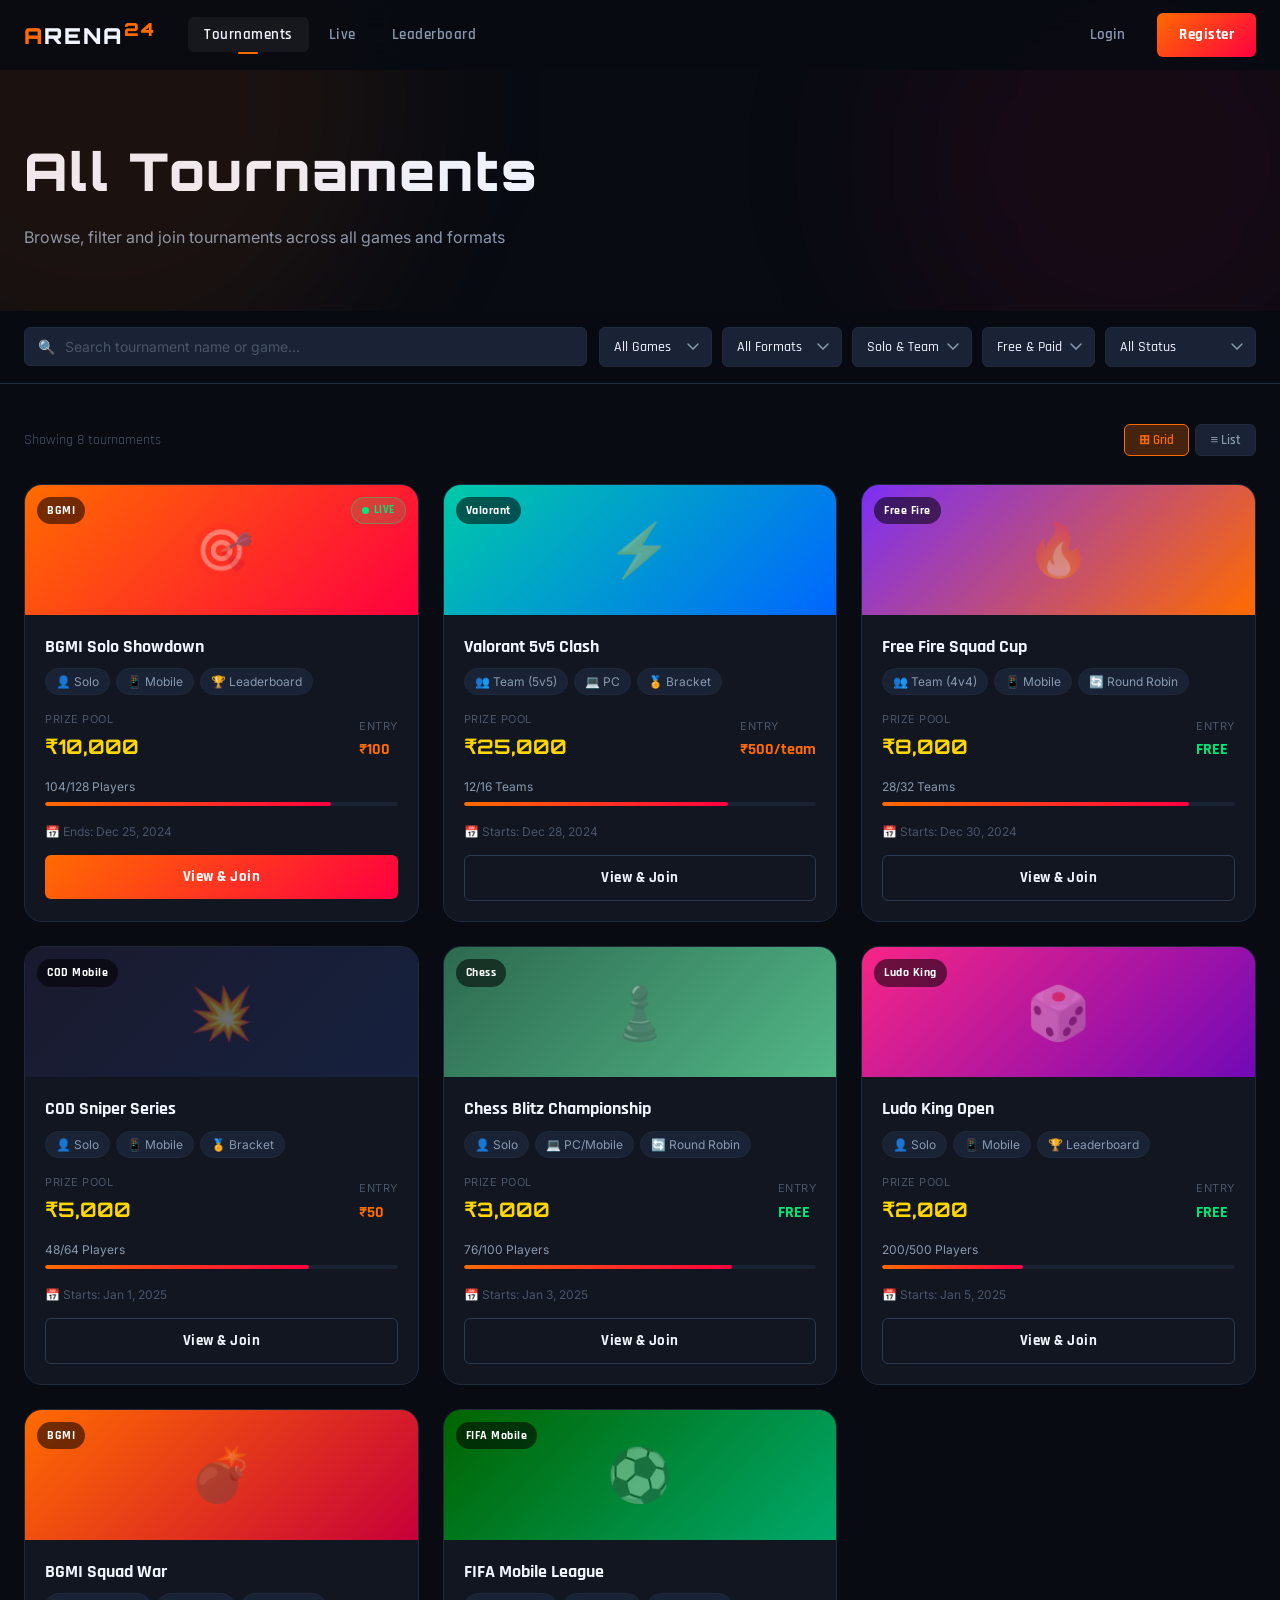
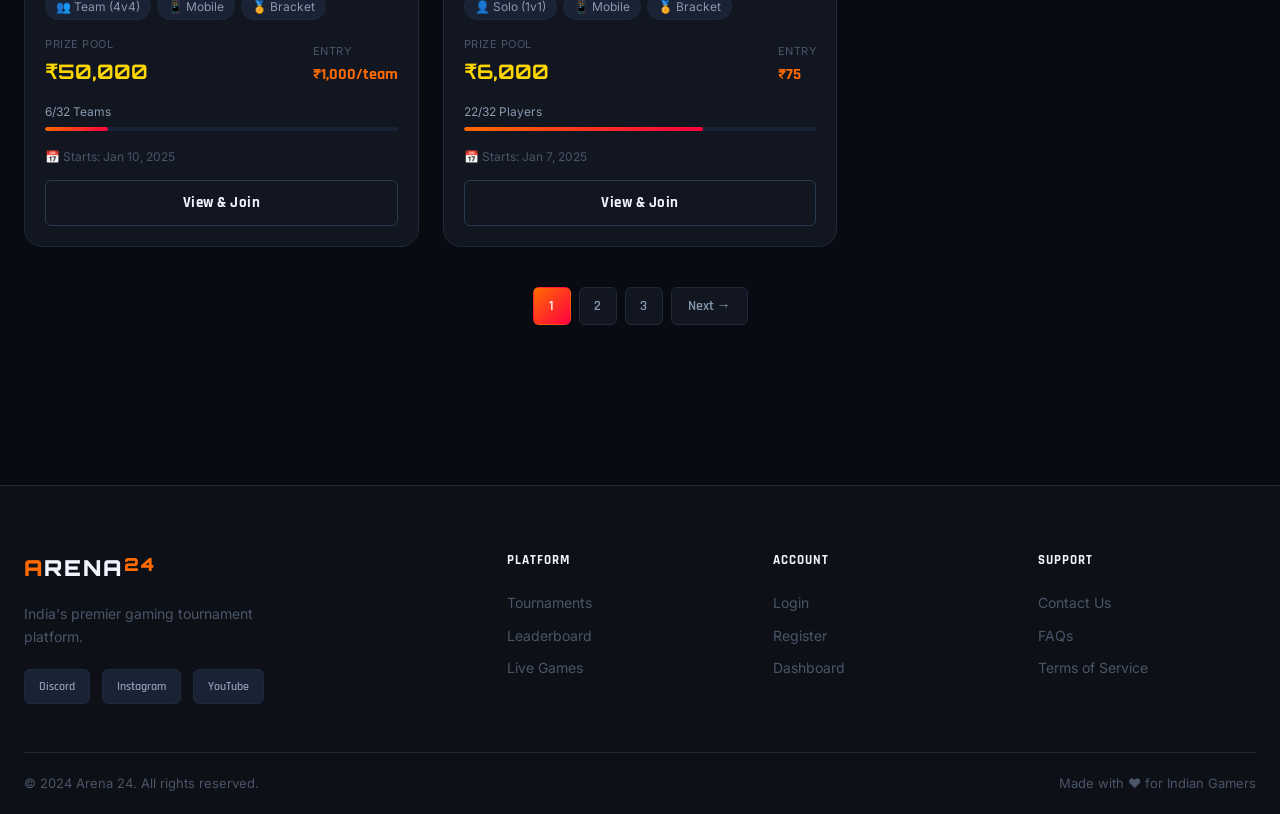
<file: tournaments.html>
<!DOCTYPE html>
<html lang="en">
<head>
  <meta charset="UTF-8" />
  <meta name="viewport" content="width=device-width, initial-scale=1.0"/>
  <title>Tournaments — Arena 24</title>
  <link rel="preconnect" href="https://fonts.googleapis.com">
  <link href="https://fonts.googleapis.com/css2?family=Rajdhani:wght@400;500;600;700&family=Orbitron:wght@400;600;700;900&family=Inter:wght@300;400;500&display=swap" rel="stylesheet">
  <script src="/js/api.js"></script>
  <link rel="stylesheet" href="css/global.css">
  <link rel="stylesheet" href="css/tournaments.css">
</head>
<body>

  <!-- NAV -->
  <nav class="navbar" id="navbar">
    <div class="nav-container">
      <a href="index.html" class="nav-logo"><span class="logo-a">A</span>RENA<span class="logo-24">24</span></a>
      <ul class="nav-links">
        <li><a href="tournaments.html" class="active">Tournaments</a></li>
        <li><a href="live.html">Live</a></li>
        <li><a href="leaderboard.html">Leaderboard</a></li>
      </ul>
      <div class="nav-actions">
        <a href="login.html" class="btn-ghost">Login</a>
        <a href="register.html" class="btn-primary">Register</a>
      </div>
      <button class="nav-toggle" id="navToggle"><span></span><span></span><span></span></button>
    </div>
    <div class="nav-mobile" id="navMobile">
      <a href="tournaments.html">Tournaments</a>
      <a href="live.html">Live</a>
      <a href="leaderboard.html">Leaderboard</a>
      <a href="login.html">Login</a>
      <a href="register.html" class="btn-primary">Register</a>
    </div>
  </nav>

  <!-- PAGE HEADER -->
  <div class="page-header">
    <div class="page-header-bg">
      <div class="hero-glow glow-1"></div>
      <div class="hero-glow glow-2"></div>
    </div>
    <div class="container">
      <h1 class="page-title">All Tournaments</h1>
      <p class="page-sub">Browse, filter and join tournaments across all games and formats</p>
    </div>
  </div>

  <!-- FILTER BAR -->
  <div class="filter-bar-wrap">
    <div class="container">
      <div class="filter-bar">
        <div class="filter-search">
          <span class="search-icon">🔍</span>
          <input type="text" placeholder="Search tournament name or game..." id="searchInput" />
        </div>
        <div class="filter-group">
          <select id="filterGame" class="filter-select">
            <option value="">All Games</option>
            <option>BGMI</option>
            <option>Free Fire</option>
            <option>COD Mobile</option>
            <option>Valorant</option>
            <option>Chess</option>
            <option>Ludo King</option>
            <option>FIFA Mobile</option>
            <option>Tekken</option>
          </select>
          <select id="filterFormat" class="filter-select">
            <option value="">All Formats</option>
            <option>Bracket</option>
            <option>Round Robin</option>
            <option>Leaderboard</option>
          </select>
          <select id="filterType" class="filter-select">
            <option value="">Solo & Team</option>
            <option>Solo</option>
            <option>Team</option>
          </select>
          <select id="filterFee" class="filter-select">
            <option value="">Free & Paid</option>
            <option>Free</option>
            <option>Paid</option>
          </select>
          <select id="filterStatus" class="filter-select">
            <option value="">All Status</option>
            <option>Registration Open</option>
            <option>Live</option>
            <option>Upcoming</option>
            <option>Completed</option>
          </select>
        </div>
      </div>
    </div>
  </div>

  <!-- RESULTS -->
  <section class="tournaments-section">
    <div class="container">
      <div class="results-meta">
        <span class="results-count" id="resultsCount">Showing 12 tournaments</span>
        <div class="view-toggle">
          <button class="view-btn active" id="gridView">⊞ Grid</button>
          <button class="view-btn" id="listView">≡ List</button>
        </div>
      </div>

      <!-- GRID VIEW -->
      <div class="tournament-grid" id="tournamentsGrid">

        <!-- Card 1 -->
        <div class="t-card" data-game="BGMI" data-format="Leaderboard" data-type="Solo" data-fee="Paid" data-status="Live">
          <div class="t-card-banner" style="background: linear-gradient(135deg, #ff6b00, #ff0040);">
            <div class="t-game-tag">BGMI</div>
            <div class="t-live-badge"><span class="live-dot"></span> LIVE</div>
            <div class="t-banner-icon">🎯</div>
          </div>
          <div class="t-card-body">
            <h3 class="t-title">BGMI Solo Showdown</h3>
            <div class="t-meta">
              <span class="t-meta-item">👤 Solo</span>
              <span class="t-meta-item">📱 Mobile</span>
              <span class="t-meta-item">🏆 Leaderboard</span>
            </div>
            <div class="t-prize-row">
              <div class="t-prize"><span class="prize-label">Prize Pool</span><span class="prize-amount">₹10,000</span></div>
              <div class="t-entry"><span class="entry-label">Entry</span><span class="entry-amount entry-paid">₹100</span></div>
            </div>
            <div class="t-progress-row">
              <span class="t-spots">104/128 Players</span>
              <div class="t-progress-bar"><div class="t-progress-fill" style="width:81%"></div></div>
            </div>
            <div class="t-date">📅 Ends: Dec 25, 2024</div>
            <a href="tournament-detail.html" class="btn-primary btn-full">View & Join</a>
          </div>
        </div>

        <!-- Card 2 -->
        <div class="t-card" data-game="Valorant" data-format="Bracket" data-type="Team" data-fee="Paid" data-status="Registration Open">
          <div class="t-card-banner" style="background: linear-gradient(135deg, #00c9a7, #0066ff);">
            <div class="t-game-tag">Valorant</div>
            <div class="t-banner-icon">⚡</div>
          </div>
          <div class="t-card-body">
            <h3 class="t-title">Valorant 5v5 Clash</h3>
            <div class="t-meta">
              <span class="t-meta-item">👥 Team (5v5)</span>
              <span class="t-meta-item">💻 PC</span>
              <span class="t-meta-item">🏅 Bracket</span>
            </div>
            <div class="t-prize-row">
              <div class="t-prize"><span class="prize-label">Prize Pool</span><span class="prize-amount">₹25,000</span></div>
              <div class="t-entry"><span class="entry-label">Entry</span><span class="entry-amount entry-paid">₹500/team</span></div>
            </div>
            <div class="t-progress-row">
              <span class="t-spots">12/16 Teams</span>
              <div class="t-progress-bar"><div class="t-progress-fill" style="width:75%"></div></div>
            </div>
            <div class="t-date">📅 Starts: Dec 28, 2024</div>
            <a href="tournament-detail.html" class="btn-outline btn-full">View & Join</a>
          </div>
        </div>

        <!-- Card 3 -->
        <div class="t-card" data-game="Free Fire" data-format="Round Robin" data-type="Team" data-fee="Free" data-status="Registration Open">
          <div class="t-card-banner" style="background: linear-gradient(135deg, #7b2ff7, #ff6b00);">
            <div class="t-game-tag">Free Fire</div>
            <div class="t-banner-icon">🔥</div>
          </div>
          <div class="t-card-body">
            <h3 class="t-title">Free Fire Squad Cup</h3>
            <div class="t-meta">
              <span class="t-meta-item">👥 Team (4v4)</span>
              <span class="t-meta-item">📱 Mobile</span>
              <span class="t-meta-item">🔄 Round Robin</span>
            </div>
            <div class="t-prize-row">
              <div class="t-prize"><span class="prize-label">Prize Pool</span><span class="prize-amount">₹8,000</span></div>
              <div class="t-entry"><span class="entry-label">Entry</span><span class="entry-amount entry-free">FREE</span></div>
            </div>
            <div class="t-progress-row">
              <span class="t-spots">28/32 Teams</span>
              <div class="t-progress-bar"><div class="t-progress-fill" style="width:87%"></div></div>
            </div>
            <div class="t-date">📅 Starts: Dec 30, 2024</div>
            <a href="tournament-detail.html" class="btn-outline btn-full">View & Join</a>
          </div>
        </div>

        <!-- Card 4 -->
        <div class="t-card" data-game="COD Mobile" data-format="Bracket" data-type="Solo" data-fee="Paid" data-status="Registration Open">
          <div class="t-card-banner" style="background: linear-gradient(135deg, #1a1a2e, #16213e);">
            <div class="t-game-tag">COD Mobile</div>
            <div class="t-banner-icon">💥</div>
          </div>
          <div class="t-card-body">
            <h3 class="t-title">COD Sniper Series</h3>
            <div class="t-meta">
              <span class="t-meta-item">👤 Solo</span>
              <span class="t-meta-item">📱 Mobile</span>
              <span class="t-meta-item">🏅 Bracket</span>
            </div>
            <div class="t-prize-row">
              <div class="t-prize"><span class="prize-label">Prize Pool</span><span class="prize-amount">₹5,000</span></div>
              <div class="t-entry"><span class="entry-label">Entry</span><span class="entry-amount entry-paid">₹50</span></div>
            </div>
            <div class="t-progress-row">
              <span class="t-spots">48/64 Players</span>
              <div class="t-progress-bar"><div class="t-progress-fill" style="width:75%"></div></div>
            </div>
            <div class="t-date">📅 Starts: Jan 1, 2025</div>
            <a href="tournament-detail.html" class="btn-outline btn-full">View & Join</a>
          </div>
        </div>

        <!-- Card 5 -->
        <div class="t-card" data-game="Chess" data-format="Round Robin" data-type="Solo" data-fee="Free" data-status="Registration Open">
          <div class="t-card-banner" style="background: linear-gradient(135deg, #2d6a4f, #52b788);">
            <div class="t-game-tag">Chess</div>
            <div class="t-banner-icon">♟️</div>
          </div>
          <div class="t-card-body">
            <h3 class="t-title">Chess Blitz Championship</h3>
            <div class="t-meta">
              <span class="t-meta-item">👤 Solo</span>
              <span class="t-meta-item">💻 PC/Mobile</span>
              <span class="t-meta-item">🔄 Round Robin</span>
            </div>
            <div class="t-prize-row">
              <div class="t-prize"><span class="prize-label">Prize Pool</span><span class="prize-amount">₹3,000</span></div>
              <div class="t-entry"><span class="entry-label">Entry</span><span class="entry-amount entry-free">FREE</span></div>
            </div>
            <div class="t-progress-row">
              <span class="t-spots">76/100 Players</span>
              <div class="t-progress-bar"><div class="t-progress-fill" style="width:76%"></div></div>
            </div>
            <div class="t-date">📅 Starts: Jan 3, 2025</div>
            <a href="tournament-detail.html" class="btn-outline btn-full">View & Join</a>
          </div>
        </div>

        <!-- Card 6 -->
        <div class="t-card" data-game="Ludo King" data-format="Leaderboard" data-type="Solo" data-fee="Free" data-status="Upcoming">
          <div class="t-card-banner" style="background: linear-gradient(135deg, #f72585, #7209b7);">
            <div class="t-game-tag">Ludo King</div>
            <div class="t-banner-icon">🎲</div>
          </div>
          <div class="t-card-body">
            <h3 class="t-title">Ludo King Open</h3>
            <div class="t-meta">
              <span class="t-meta-item">👤 Solo</span>
              <span class="t-meta-item">📱 Mobile</span>
              <span class="t-meta-item">🏆 Leaderboard</span>
            </div>
            <div class="t-prize-row">
              <div class="t-prize"><span class="prize-label">Prize Pool</span><span class="prize-amount">₹2,000</span></div>
              <div class="t-entry"><span class="entry-label">Entry</span><span class="entry-amount entry-free">FREE</span></div>
            </div>
            <div class="t-progress-row">
              <span class="t-spots">200/500 Players</span>
              <div class="t-progress-bar"><div class="t-progress-fill" style="width:40%"></div></div>
            </div>
            <div class="t-date">📅 Starts: Jan 5, 2025</div>
            <a href="tournament-detail.html" class="btn-outline btn-full">View & Join</a>
          </div>
        </div>

        <!-- Card 7 -->
        <div class="t-card" data-game="BGMI" data-format="Bracket" data-type="Team" data-fee="Paid" data-status="Upcoming">
          <div class="t-card-banner" style="background: linear-gradient(135deg, #ff6b00, #c70039);">
            <div class="t-game-tag">BGMI</div>
            <div class="t-banner-icon">💣</div>
          </div>
          <div class="t-card-body">
            <h3 class="t-title">BGMI Squad War</h3>
            <div class="t-meta">
              <span class="t-meta-item">👥 Team (4v4)</span>
              <span class="t-meta-item">📱 Mobile</span>
              <span class="t-meta-item">🏅 Bracket</span>
            </div>
            <div class="t-prize-row">
              <div class="t-prize"><span class="prize-label">Prize Pool</span><span class="prize-amount">₹50,000</span></div>
              <div class="t-entry"><span class="entry-label">Entry</span><span class="entry-amount entry-paid">₹1,000/team</span></div>
            </div>
            <div class="t-progress-row">
              <span class="t-spots">6/32 Teams</span>
              <div class="t-progress-bar"><div class="t-progress-fill" style="width:18%"></div></div>
            </div>
            <div class="t-date">📅 Starts: Jan 10, 2025</div>
            <a href="tournament-detail.html" class="btn-outline btn-full">View & Join</a>
          </div>
        </div>

        <!-- Card 8 -->
        <div class="t-card" data-game="FIFA Mobile" data-format="Bracket" data-type="Solo" data-fee="Paid" data-status="Registration Open">
          <div class="t-card-banner" style="background: linear-gradient(135deg, #006400, #00a86b);">
            <div class="t-game-tag">FIFA Mobile</div>
            <div class="t-banner-icon">⚽</div>
          </div>
          <div class="t-card-body">
            <h3 class="t-title">FIFA Mobile League</h3>
            <div class="t-meta">
              <span class="t-meta-item">👤 Solo (1v1)</span>
              <span class="t-meta-item">📱 Mobile</span>
              <span class="t-meta-item">🏅 Bracket</span>
            </div>
            <div class="t-prize-row">
              <div class="t-prize"><span class="prize-label">Prize Pool</span><span class="prize-amount">₹6,000</span></div>
              <div class="t-entry"><span class="entry-label">Entry</span><span class="entry-amount entry-paid">₹75</span></div>
            </div>
            <div class="t-progress-row">
              <span class="t-spots">22/32 Players</span>
              <div class="t-progress-bar"><div class="t-progress-fill" style="width:68%"></div></div>
            </div>
            <div class="t-date">📅 Starts: Jan 7, 2025</div>
            <a href="tournament-detail.html" class="btn-outline btn-full">View & Join</a>
          </div>
        </div>

      </div>

      <!-- PAGINATION -->
      <div class="pagination">
        <button class="page-btn active">1</button>
        <button class="page-btn">2</button>
        <button class="page-btn">3</button>
        <button class="page-btn page-next">Next →</button>
      </div>
    </div>
  </section>

  <!-- FOOTER -->
  <footer class="footer">
    <div class="container">
      <div class="footer-grid">
        <div class="footer-brand">
          <a href="index.html" class="nav-logo"><span class="logo-a">A</span>RENA<span class="logo-24">24</span></a>
          <p>India's premier gaming tournament platform.</p>
          <div class="footer-socials">
            <a href="#" class="social-link">Discord</a>
            <a href="#" class="social-link">Instagram</a>
            <a href="#" class="social-link">YouTube</a>
          </div>
        </div>
        <div class="footer-col">
          <h4>Platform</h4>
          <a href="tournaments.html">Tournaments</a>
          <a href="leaderboard.html">Leaderboard</a>
          <a href="live.html">Live Games</a>
        </div>
        <div class="footer-col">
          <h4>Account</h4>
          <a href="login.html">Login</a>
          <a href="register.html">Register</a>
          <a href="dashboard.html">Dashboard</a>
        </div>
        <div class="footer-col">
          <h4>Support</h4>
          <a href="#">Contact Us</a>
          <a href="#">FAQs</a>
          <a href="#">Terms of Service</a>
        </div>
      </div>
      <div class="footer-bottom">
        <span>© 2024 Arena 24. All rights reserved.</span>
        <span>Made with ❤️ for Indian Gamers</span>
      </div>
    </div>
  </footer>

  <script src="js/global.js"></script>
  <script src="js/tournaments.js"></script>
</body>
</html>
</file>
<file: css/global.css>
/* ============================================================
   ARENA 24 — GLOBAL CSS
   Design System: Dark Esports · Orange/Red Accent · Orbitron
   ============================================================ */

/* ── FONTS ── */
@import url('https://fonts.googleapis.com/css2?family=Rajdhani:wght@400;500;600;700&family=Orbitron:wght@400;600;700;900&family=Inter:wght@300;400;500&display=swap');

/* ── CSS VARIABLES ── */
:root {
  /* Colors */
  --bg-primary:     #080b12;
  --bg-secondary:   #0d1117;
  --bg-card:        #111620;
  --bg-card-hover:  #161d2e;
  --bg-elevated:    #1a2235;
  --border:         #1e2a3a;
  --border-bright:  #2a3a52;

  /* Accent */
  --accent:         #ff6b00;
  --accent-2:       #ff0040;
  --accent-glow:    rgba(255, 107, 0, 0.25);
  --accent-gradient: linear-gradient(135deg, #ff6b00, #ff0040);

  /* Text */
  --text-primary:   #f0f4ff;
  --text-secondary: #8899b0;
  --text-muted:     #4a5568;
  --text-accent:    #ff6b00;

  /* Status */
  --live:           #00e87a;
  --live-bg:        rgba(0, 232, 122, 0.12);
  --upcoming:       #3b9eff;
  --upcoming-bg:    rgba(59, 158, 255, 0.12);
  --completed:      #8899b0;
  --free:           #00e87a;
  --paid:           #ff6b00;

  /* Gold/Silver/Bronze */
  --gold:           #ffd700;
  --gold-bg:        rgba(255, 215, 0, 0.08);
  --silver:         #c0c0c0;
  --silver-bg:      rgba(192, 192, 192, 0.08);
  --bronze:         #cd7f32;
  --bronze-bg:      rgba(205, 127, 50, 0.08);

  /* Fonts */
  --font-display:   'Orbitron', monospace;
  --font-heading:   'Rajdhani', sans-serif;
  --font-body:      'Inter', sans-serif;

  /* Spacing */
  --radius-sm:      6px;
  --radius-md:      12px;
  --radius-lg:      18px;
  --radius-xl:      24px;

  /* Shadows */
  --shadow-card:    0 4px 24px rgba(0,0,0,0.4);
  --shadow-glow:    0 0 30px rgba(255,107,0,0.2);
  --shadow-glow-sm: 0 0 12px rgba(255,107,0,0.15);

  /* Navbar height */
  --nav-h: 70px;
}

/* ── RESET ── */
*, *::before, *::after { box-sizing: border-box; margin: 0; padding: 0; }

html { scroll-behavior: smooth; }

body {
  background-color: var(--bg-primary);
  color: var(--text-primary);
  font-family: var(--font-body);
  font-size: 15px;
  line-height: 1.6;
  min-height: 100vh;
  -webkit-font-smoothing: antialiased;
}

img { max-width: 100%; display: block; }
a { color: inherit; text-decoration: none; }
button { cursor: pointer; border: none; background: none; font-family: inherit; }
input, select, textarea { font-family: inherit; }
ul { list-style: none; }

/* ── SCROLLBAR ── */
::-webkit-scrollbar { width: 6px; }
::-webkit-scrollbar-track { background: var(--bg-secondary); }
::-webkit-scrollbar-thumb { background: var(--border-bright); border-radius: 3px; }
::-webkit-scrollbar-thumb:hover { background: var(--accent); }

/* ── SELECTION ── */
::selection { background: var(--accent); color: #fff; }

/* ── CONTAINER ── */
.container {
  max-width: 1280px;
  margin: 0 auto;
  padding: 0 24px;
}

/* ── SECTION ── */
.section {
  padding: 80px 0;
}

/* ════════════════════════════════════════
   NAVBAR
════════════════════════════════════════ */
.navbar {
  position: fixed;
  top: 0; left: 0; right: 0;
  z-index: 1000;
  height: var(--nav-h);
  background: rgba(8, 11, 18, 0.85);
  backdrop-filter: blur(16px);
  -webkit-backdrop-filter: blur(16px);
  border-bottom: 1px solid transparent;
  transition: border-color 0.3s, background 0.3s;
}

.navbar.scrolled {
  border-bottom-color: var(--border);
  background: rgba(8, 11, 18, 0.98);
}

.nav-container {
  max-width: 1280px;
  margin: 0 auto;
  padding: 0 24px;
  height: 100%;
  display: flex;
  align-items: center;
  gap: 32px;
}

/* LOGO */
.nav-logo {
  font-family: var(--font-display);
  font-size: 22px;
  font-weight: 900;
  letter-spacing: 2px;
  color: var(--text-primary);
  white-space: nowrap;
  flex-shrink: 0;
}
.logo-a { color: var(--accent); }
.logo-24 {
  color: var(--accent);
  font-size: 18px;
  vertical-align: super;
  margin-left: 1px;
}

/* NAV LINKS */
.nav-links {
  display: flex;
  align-items: center;
  gap: 4px;
  flex: 1;
}

.nav-links a {
  font-family: var(--font-heading);
  font-size: 15px;
  font-weight: 600;
  letter-spacing: 0.5px;
  color: var(--text-secondary);
  padding: 8px 16px;
  border-radius: var(--radius-sm);
  transition: color 0.2s, background 0.2s;
  position: relative;
}

.nav-links a:hover,
.nav-links a.active {
  color: var(--text-primary);
  background: rgba(255,255,255,0.05);
}

.nav-links a.active::after {
  content: '';
  position: absolute;
  bottom: -2px; left: 50%;
  transform: translateX(-50%);
  width: 20px; height: 2px;
  background: var(--accent);
  border-radius: 2px;
}

/* NAV ACTIONS */
.nav-actions {
  display: flex;
  align-items: center;
  gap: 10px;
  margin-left: auto;
  flex-shrink: 0;
}

/* LOGGED IN NAV */
.nav-logged-in { display: flex; align-items: center; gap: 12px; }

.nav-dashboard-btn {
  font-family: var(--font-heading);
  font-weight: 600;
  font-size: 14px;
  color: var(--text-secondary);
  padding: 7px 14px;
  border-radius: var(--radius-sm);
  border: 1px solid var(--border);
  transition: all 0.2s;
}
.nav-dashboard-btn:hover,
.nav-dashboard-btn.active {
  color: var(--accent);
  border-color: var(--accent);
}

.nav-user-menu { position: relative; }

.nav-avatar {
  display: flex;
  align-items: center;
  gap: 8px;
  font-family: var(--font-heading);
  font-size: 14px;
  font-weight: 600;
  color: var(--text-primary);
  padding: 7px 14px;
  background: var(--bg-elevated);
  border: 1px solid var(--border);
  border-radius: var(--radius-sm);
  cursor: pointer;
  transition: border-color 0.2s;
}
.nav-avatar:hover { border-color: var(--accent); }

.user-dropdown {
  position: absolute;
  top: calc(100% + 8px);
  right: 0;
  background: var(--bg-elevated);
  border: 1px solid var(--border);
  border-radius: var(--radius-md);
  min-width: 180px;
  overflow: hidden;
  box-shadow: var(--shadow-card);
  opacity: 0;
  pointer-events: none;
  transform: translateY(-8px);
  transition: opacity 0.2s, transform 0.2s;
}
.user-dropdown.open {
  opacity: 1;
  pointer-events: all;
  transform: translateY(0);
}
.user-dropdown a {
  display: block;
  padding: 12px 18px;
  font-size: 14px;
  color: var(--text-secondary);
  transition: background 0.2s, color 0.2s;
}
.user-dropdown a:hover { background: var(--bg-card-hover); color: var(--text-primary); }
.dropdown-divider { height: 1px; background: var(--border); margin: 4px 0; }
.logout-link { color: var(--accent-2) !important; }

/* MOBILE TOGGLE */
.nav-toggle {
  display: none;
  flex-direction: column;
  gap: 5px;
  padding: 8px;
  margin-left: auto;
}
.nav-toggle span {
  display: block;
  width: 22px; height: 2px;
  background: var(--text-primary);
  border-radius: 2px;
  transition: all 0.3s;
}

/* MOBILE NAV */
.nav-mobile {
  display: none;
  flex-direction: column;
  background: var(--bg-secondary);
  border-top: 1px solid var(--border);
  padding: 16px 24px 20px;
  gap: 4px;
}
.nav-mobile.open { display: flex; }
.nav-mobile a {
  font-family: var(--font-heading);
  font-weight: 600;
  font-size: 16px;
  color: var(--text-secondary);
  padding: 10px 12px;
  border-radius: var(--radius-sm);
  transition: all 0.2s;
}
.nav-mobile a:hover { color: var(--text-primary); background: var(--bg-card); }
.nav-mobile .btn-primary { margin-top: 8px; text-align: center; }

/* ════════════════════════════════════════
   BUTTONS
════════════════════════════════════════ */
.btn-primary {
  display: inline-flex;
  align-items: center;
  justify-content: center;
  gap: 8px;
  padding: 10px 22px;
  background: var(--accent-gradient);
  color: #fff;
  font-family: var(--font-heading);
  font-size: 15px;
  font-weight: 700;
  letter-spacing: 0.5px;
  border-radius: var(--radius-sm);
  border: none;
  cursor: pointer;
  transition: opacity 0.2s, transform 0.15s, box-shadow 0.2s;
  white-space: nowrap;
  text-decoration: none;
}
.btn-primary:hover {
  opacity: 0.9;
  transform: translateY(-1px);
  box-shadow: 0 6px 20px rgba(255,107,0,0.35);
}
.btn-primary:active { transform: translateY(0); }

.btn-outline {
  display: inline-flex;
  align-items: center;
  justify-content: center;
  gap: 8px;
  padding: 10px 22px;
  background: transparent;
  color: var(--text-primary);
  font-family: var(--font-heading);
  font-size: 15px;
  font-weight: 700;
  letter-spacing: 0.5px;
  border: 1px solid var(--border-bright);
  border-radius: var(--radius-sm);
  cursor: pointer;
  transition: all 0.2s;
  white-space: nowrap;
  text-decoration: none;
}
.btn-outline:hover {
  border-color: var(--accent);
  color: var(--accent);
  background: var(--accent-glow);
}

.btn-ghost {
  display: inline-flex;
  align-items: center;
  justify-content: center;
  gap: 8px;
  padding: 10px 22px;
  background: transparent;
  color: var(--text-secondary);
  font-family: var(--font-heading);
  font-size: 15px;
  font-weight: 600;
  border-radius: var(--radius-sm);
  cursor: pointer;
  transition: color 0.2s, background 0.2s;
  text-decoration: none;
}
.btn-ghost:hover { color: var(--text-primary); background: rgba(255,255,255,0.05); }

.btn-xl { padding: 14px 32px; font-size: 16px; }
.btn-sm { padding: 7px 14px; font-size: 13px; }
.btn-full { width: 100%; }
.btn-arrow { transition: transform 0.2s; }
.btn-primary:hover .btn-arrow { transform: translateX(4px); }

/* ════════════════════════════════════════
   PAGE HEADER (shared across pages)
════════════════════════════════════════ */
.page-header {
  padding-top: calc(var(--nav-h) + 60px);
  padding-bottom: 60px;
  position: relative;
  overflow: hidden;
}
.page-header-bg {
  position: absolute;
  inset: 0;
  pointer-events: none;
}
.page-title {
  font-family: var(--font-display);
  font-size: clamp(32px, 5vw, 52px);
  font-weight: 900;
  letter-spacing: 2px;
  color: var(--text-primary);
  margin-bottom: 12px;
}
.page-sub {
  font-size: 16px;
  color: var(--text-secondary);
  max-width: 560px;
}

/* ════════════════════════════════════════
   SECTION HEADERS
════════════════════════════════════════ */
.section-header {
  display: flex;
  align-items: center;
  gap: 16px;
  margin-bottom: 40px;
  flex-wrap: wrap;
}
.section-header.center {
  flex-direction: column;
  align-items: center;
  text-align: center;
}
.section-tag {
  display: inline-flex;
  align-items: center;
  gap: 6px;
  padding: 5px 12px;
  background: var(--accent-glow);
  border: 1px solid rgba(255,107,0,0.3);
  border-radius: 20px;
  font-family: var(--font-heading);
  font-size: 12px;
  font-weight: 700;
  letter-spacing: 1px;
  text-transform: uppercase;
  color: var(--accent);
}
.section-title {
  font-family: var(--font-display);
  font-size: clamp(22px, 3vw, 32px);
  font-weight: 700;
  letter-spacing: 1px;
  color: var(--text-primary);
  flex: 1;
}
.section-link {
  font-family: var(--font-heading);
  font-size: 14px;
  font-weight: 600;
  color: var(--accent);
  margin-left: auto;
  white-space: nowrap;
  transition: opacity 0.2s;
}
.section-link:hover { opacity: 0.75; }

/* ════════════════════════════════════════
   TOURNAMENT CARDS (shared)
════════════════════════════════════════ */
.tournament-grid {
  display: grid;
  grid-template-columns: repeat(auto-fill, minmax(320px, 1fr));
  gap: 24px;
}

.t-card {
  background: var(--bg-card);
  border: 1px solid var(--border);
  border-radius: var(--radius-lg);
  overflow: hidden;
  transition: transform 0.25s, border-color 0.25s, box-shadow 0.25s;
}
.t-card:hover {
  transform: translateY(-4px);
  border-color: var(--border-bright);
  box-shadow: var(--shadow-card);
}
.t-card-featured {
  border-color: rgba(255,107,0,0.35);
  box-shadow: 0 0 0 1px rgba(255,107,0,0.1);
}

.t-card-banner {
  position: relative;
  height: 130px;
  display: flex;
  align-items: center;
  justify-content: center;
  overflow: hidden;
}
.t-banner-icon {
  font-size: 52px;
  opacity: 0.35;
  user-select: none;
}
.t-game-tag {
  position: absolute;
  top: 12px; left: 12px;
  padding: 4px 10px;
  background: rgba(0,0,0,0.55);
  backdrop-filter: blur(6px);
  border-radius: 20px;
  font-family: var(--font-heading);
  font-size: 12px;
  font-weight: 700;
  letter-spacing: 0.5px;
  color: #fff;
}
.t-live-badge {
  position: absolute;
  top: 12px; right: 12px;
  display: flex;
  align-items: center;
  gap: 5px;
  padding: 4px 10px;
  background: rgba(0,232,122,0.15);
  border: 1px solid rgba(0,232,122,0.4);
  border-radius: 20px;
  font-family: var(--font-heading);
  font-size: 11px;
  font-weight: 700;
  color: var(--live);
  letter-spacing: 0.5px;
}

.t-card-body { padding: 20px; }

.t-title {
  font-family: var(--font-heading);
  font-size: 18px;
  font-weight: 700;
  color: var(--text-primary);
  margin-bottom: 10px;
  line-height: 1.3;
}

.t-meta {
  display: flex;
  flex-wrap: wrap;
  gap: 6px;
  margin-bottom: 16px;
}
.t-meta-item {
  font-size: 12px;
  color: var(--text-secondary);
  background: var(--bg-elevated);
  padding: 3px 10px;
  border-radius: 20px;
  border: 1px solid var(--border);
}

.t-prize-row {
  display: flex;
  justify-content: space-between;
  align-items: flex-end;
  margin-bottom: 14px;
}
.prize-label, .entry-label {
  display: block;
  font-size: 11px;
  color: var(--text-muted);
  text-transform: uppercase;
  letter-spacing: 0.5px;
  margin-bottom: 2px;
}
.prize-amount {
  font-family: var(--font-display);
  font-size: 20px;
  font-weight: 700;
  color: var(--gold);
}
.entry-amount {
  font-family: var(--font-heading);
  font-size: 16px;
  font-weight: 700;
}
.entry-paid { color: var(--accent); }
.entry-free { color: var(--free); }

.t-progress-row {
  margin-bottom: 16px;
}
.t-spots {
  display: block;
  font-size: 12px;
  color: var(--text-secondary);
  margin-bottom: 6px;
}
.t-progress-bar {
  height: 4px;
  background: var(--bg-elevated);
  border-radius: 2px;
  overflow: hidden;
}
.t-progress-fill {
  height: 100%;
  background: var(--accent-gradient);
  border-radius: 2px;
  transition: width 0.5s ease;
}

.t-date {
  font-size: 12px;
  color: var(--text-muted);
  margin-bottom: 14px;
}

/* ════════════════════════════════════════
   LIVE DOT
════════════════════════════════════════ */
.live-dot {
  display: inline-block;
  width: 7px; height: 7px;
  background: var(--live);
  border-radius: 50%;
  animation: pulseDot 1.5s ease-in-out infinite;
  flex-shrink: 0;
}
@keyframes pulseDot {
  0%, 100% { opacity: 1; transform: scale(1); }
  50% { opacity: 0.5; transform: scale(0.7); }
}

/* ════════════════════════════════════════
   GAME TAG SMALL
════════════════════════════════════════ */
.game-tag-sm {
  display: inline-block;
  padding: 2px 8px;
  background: var(--bg-elevated);
  border: 1px solid var(--border);
  border-radius: 4px;
  font-family: var(--font-heading);
  font-size: 11px;
  font-weight: 700;
  letter-spacing: 0.3px;
  color: var(--text-secondary);
}

/* ════════════════════════════════════════
   STATUS BADGES
════════════════════════════════════════ */
.status-live {
  color: var(--live);
  font-family: var(--font-heading);
  font-weight: 700;
  font-size: 13px;
}
.status-reg {
  color: var(--upcoming);
  font-family: var(--font-heading);
  font-weight: 700;
  font-size: 13px;
}
.status-upcoming {
  color: #a78bfa;
  font-family: var(--font-heading);
  font-weight: 700;
  font-size: 13px;
}
.status-done {
  color: var(--text-muted);
  font-family: var(--font-heading);
  font-weight: 700;
  font-size: 13px;
}
.status-active {
  display: inline-block;
  padding: 2px 8px;
  background: var(--live-bg);
  border-radius: 4px;
  color: var(--live);
  font-size: 12px;
  font-weight: 600;
}
.status-inactive {
  display: inline-block;
  padding: 2px 8px;
  background: rgba(136,153,176,0.1);
  border-radius: 4px;
  color: var(--text-muted);
  font-size: 12px;
  font-weight: 600;
}
.status-banned {
  display: inline-block;
  padding: 2px 8px;
  background: rgba(255,0,64,0.1);
  border-radius: 4px;
  color: var(--accent-2);
  font-size: 12px;
  font-weight: 600;
}
.verified-badge {
  display: inline-block;
  padding: 2px 8px;
  background: var(--live-bg);
  border-radius: 4px;
  color: var(--live);
  font-size: 12px;
}
.unverified-badge {
  display: inline-block;
  padding: 2px 8px;
  background: rgba(255,0,64,0.1);
  border-radius: 4px;
  color: var(--accent-2);
  font-size: 12px;
}
.paid-badge {
  display: inline-block;
  padding: 2px 8px;
  background: var(--live-bg);
  border-radius: 4px;
  color: var(--live);
  font-size: 12px;
}
.received-badge {
  display: inline-block;
  padding: 2px 8px;
  background: var(--live-bg);
  border-radius: 4px;
  color: var(--live);
  font-size: 12px;
}
.pending-badge {
  display: inline-block;
  padding: 2px 8px;
  background: rgba(255,107,0,0.1);
  border-radius: 4px;
  color: var(--accent);
  font-size: 12px;
}
.tag-live {
  display: inline-flex;
  align-items: center;
  gap: 5px;
  padding: 3px 10px;
  background: var(--live-bg);
  border: 1px solid rgba(0,232,122,0.3);
  border-radius: 20px;
  font-family: var(--font-heading);
  font-size: 11px;
  font-weight: 700;
  color: var(--live);
}
.upcoming-badge-sm {
  display: inline-block;
  padding: 3px 10px;
  background: var(--upcoming-bg);
  border-radius: 20px;
  font-family: var(--font-heading);
  font-size: 11px;
  font-weight: 700;
  color: var(--upcoming);
}

/* ════════════════════════════════════════
   PAGINATION
════════════════════════════════════════ */
.pagination {
  display: flex;
  align-items: center;
  justify-content: center;
  gap: 8px;
  margin-top: 40px;
}
.page-btn {
  width: 38px; height: 38px;
  display: flex;
  align-items: center;
  justify-content: center;
  background: var(--bg-card);
  border: 1px solid var(--border);
  border-radius: var(--radius-sm);
  font-family: var(--font-heading);
  font-size: 14px;
  font-weight: 600;
  color: var(--text-secondary);
  cursor: pointer;
  transition: all 0.2s;
}
.page-btn:hover { border-color: var(--accent); color: var(--accent); }
.page-btn.active {
  background: var(--accent-gradient);
  border-color: transparent;
  color: #fff;
}
.page-next { width: auto; padding: 0 16px; }

/* ════════════════════════════════════════
   FORM ELEMENTS
════════════════════════════════════════ */
.form-group {
  display: flex;
  flex-direction: column;
  gap: 6px;
  margin-bottom: 18px;
}
.form-group label {
  font-family: var(--font-heading);
  font-size: 13px;
  font-weight: 600;
  color: var(--text-secondary);
  letter-spacing: 0.3px;
  text-transform: uppercase;
}
.input-wrap {
  position: relative;
  display: flex;
  align-items: center;
}
.input-icon {
  position: absolute;
  left: 14px;
  font-size: 15px;
  pointer-events: none;
  z-index: 1;
}
.input-wrap input,
.input-wrap select {
  width: 100%;
  padding: 12px 16px 12px 42px;
  background: var(--bg-elevated);
  border: 1px solid var(--border);
  border-radius: var(--radius-sm);
  color: var(--text-primary);
  font-size: 15px;
  transition: border-color 0.2s, box-shadow 0.2s;
  outline: none;
}
.input-wrap input:focus,
.input-wrap select:focus {
  border-color: var(--accent);
  box-shadow: 0 0 0 3px rgba(255,107,0,0.1);
}
.input-wrap input::placeholder { color: var(--text-muted); }

.filter-select {
  padding: 10px 14px;
  background: var(--bg-elevated);
  border: 1px solid var(--border);
  border-radius: var(--radius-sm);
  color: var(--text-primary);
  font-family: var(--font-heading);
  font-size: 14px;
  font-weight: 500;
  cursor: pointer;
  outline: none;
  transition: border-color 0.2s;
  appearance: none;
  -webkit-appearance: none;
  background-image: url("data:image/svg+xml,%3Csvg xmlns='http://www.w3.org/2000/svg' width='12' height='7' viewBox='0 0 12 7'%3E%3Cpath d='M1 1l5 5 5-5' stroke='%238899b0' stroke-width='1.5' fill='none' stroke-linecap='round'/%3E%3C/svg%3E");
  background-repeat: no-repeat;
  background-position: right 12px center;
  padding-right: 32px;
}
.filter-select:focus { border-color: var(--accent); }
.filter-select option { background: var(--bg-elevated); }
.full-w { width: 100%; }

.upi-input {
  width: 100%;
  padding: 12px 16px;
  background: var(--bg-elevated);
  border: 1px solid var(--border);
  border-radius: var(--radius-sm);
  color: var(--text-primary);
  font-size: 15px;
  outline: none;
  transition: border-color 0.2s, box-shadow 0.2s;
}
.upi-input:focus {
  border-color: var(--accent);
  box-shadow: 0 0 0 3px rgba(255,107,0,0.1);
}
.upi-input::placeholder { color: var(--text-muted); }

.textarea-field {
  width: 100%;
  padding: 12px 16px;
  background: var(--bg-elevated);
  border: 1px solid var(--border);
  border-radius: var(--radius-sm);
  color: var(--text-primary);
  font-size: 14px;
  resize: vertical;
  min-height: 100px;
  outline: none;
  transition: border-color 0.2s;
  line-height: 1.6;
}
.textarea-field:focus { border-color: var(--accent); }

.form-row-2 {
  display: grid;
  grid-template-columns: 1fr 1fr;
  gap: 16px;
}
.form-row-inline {
  display: flex;
  align-items: center;
  justify-content: space-between;
  gap: 12px;
  margin-bottom: 18px;
}

.field-hint {
  font-size: 12px;
  color: var(--text-muted);
}
.field-error {
  font-size: 12px;
  color: var(--accent-2);
  min-height: 16px;
}

.checkbox-label {
  display: flex;
  align-items: center;
  gap: 8px;
  font-size: 14px;
  color: var(--text-secondary);
  cursor: pointer;
}
.checkbox-label input[type="checkbox"] {
  width: 16px; height: 16px;
  accent-color: var(--accent);
  cursor: pointer;
}
.checkbox-label a { color: var(--accent); }

/* ════════════════════════════════════════
   MODALS
════════════════════════════════════════ */
.modal-overlay {
  position: fixed;
  inset: 0;
  background: rgba(0,0,0,0.75);
  backdrop-filter: blur(6px);
  z-index: 2000;
  display: flex;
  align-items: center;
  justify-content: center;
  padding: 24px;
  animation: fadeIn 0.2s ease;
}
.modal-overlay.hidden { display: none; }

.modal {
  background: var(--bg-elevated);
  border: 1px solid var(--border-bright);
  border-radius: var(--radius-xl);
  width: 100%;
  max-width: 480px;
  max-height: 90vh;
  overflow-y: auto;
  position: relative;
  animation: slideUp 0.25s ease;
}
.modal-large { max-width: 640px; }

.modal-close {
  position: absolute;
  top: 16px; right: 16px;
  width: 32px; height: 32px;
  display: flex;
  align-items: center;
  justify-content: center;
  background: var(--bg-card);
  border: 1px solid var(--border);
  border-radius: 50%;
  color: var(--text-secondary);
  font-size: 14px;
  cursor: pointer;
  transition: all 0.2s;
  z-index: 1;
}
.modal-close:hover { border-color: var(--accent-2); color: var(--accent-2); }

.modal-header {
  padding: 28px 28px 0;
}
.modal-header h3 {
  font-family: var(--font-display);
  font-size: 20px;
  font-weight: 700;
  color: var(--text-primary);
  margin-bottom: 6px;
}
.modal-header p { font-size: 14px; color: var(--text-secondary); }

.modal-body { padding: 24px 28px 28px; }

/* ════════════════════════════════════════
   HERO BACKGROUNDS (shared)
════════════════════════════════════════ */
.hero-glow {
  position: absolute;
  border-radius: 50%;
  filter: blur(80px);
  pointer-events: none;
}
.glow-1 {
  width: 600px; height: 600px;
  background: rgba(255, 107, 0, 0.08);
  top: -200px; left: -200px;
}
.glow-2 {
  width: 500px; height: 500px;
  background: rgba(255, 0, 64, 0.06);
  bottom: -100px; right: -100px;
}
.hero-grid {
  position: absolute;
  inset: 0;
  background-image:
    linear-gradient(rgba(255,107,0,0.03) 1px, transparent 1px),
    linear-gradient(90deg, rgba(255,107,0,0.03) 1px, transparent 1px);
  background-size: 48px 48px;
  mask-image: linear-gradient(to bottom, transparent 0%, rgba(0,0,0,0.3) 40%, transparent 100%);
}

/* ════════════════════════════════════════
   FOOTER
════════════════════════════════════════ */
.footer {
  background: var(--bg-secondary);
  border-top: 1px solid var(--border);
  padding: 64px 0 0;
  margin-top: 80px;
}
.footer-grid {
  display: grid;
  grid-template-columns: 2fr 1fr 1fr 1fr;
  gap: 48px;
  padding-bottom: 48px;
}
.footer-brand .nav-logo { margin-bottom: 16px; display: inline-flex; }
.footer-brand p {
  font-size: 14px;
  color: var(--text-muted);
  line-height: 1.7;
  max-width: 280px;
  margin-bottom: 20px;
}
.footer-socials { display: flex; gap: 12px; }
.social-link {
  padding: 7px 14px;
  background: var(--bg-elevated);
  border: 1px solid var(--border);
  border-radius: var(--radius-sm);
  font-family: var(--font-heading);
  font-size: 12px;
  font-weight: 600;
  color: var(--text-secondary);
  transition: all 0.2s;
}
.social-link:hover { border-color: var(--accent); color: var(--accent); }

.footer-col h4 {
  font-family: var(--font-heading);
  font-size: 13px;
  font-weight: 700;
  letter-spacing: 1px;
  text-transform: uppercase;
  color: var(--text-primary);
  margin-bottom: 16px;
}
.footer-col a {
  display: block;
  font-size: 14px;
  color: var(--text-muted);
  padding: 5px 0;
  transition: color 0.2s;
}
.footer-col a:hover { color: var(--accent); }

.footer-bottom {
  border-top: 1px solid var(--border);
  padding: 20px 0;
  display: flex;
  justify-content: space-between;
  align-items: center;
  flex-wrap: wrap;
  gap: 8px;
  font-size: 13px;
  color: var(--text-muted);
}

/* ════════════════════════════════════════
   FILTER SEARCH BAR
════════════════════════════════════════ */
.filter-search {
  position: relative;
  flex: 1;
  min-width: 220px;
}
.filter-search .search-icon {
  position: absolute;
  left: 14px; top: 50%;
  transform: translateY(-50%);
  font-size: 14px;
  pointer-events: none;
}
.filter-search input {
  width: 100%;
  padding: 10px 16px 10px 40px;
  background: var(--bg-elevated);
  border: 1px solid var(--border);
  border-radius: var(--radius-sm);
  color: var(--text-primary);
  font-size: 14px;
  outline: none;
  transition: border-color 0.2s;
}
.filter-search input:focus { border-color: var(--accent); }
.filter-search input::placeholder { color: var(--text-muted); }

/* ════════════════════════════════════════
   LEADERBOARD TABLE (shared)
════════════════════════════════════════ */
.lb-row { display: grid; padding: 12px 16px; border-radius: var(--radius-sm); gap: 12px; align-items: center; }
.lb-header {
  font-family: var(--font-heading);
  font-size: 11px;
  font-weight: 700;
  letter-spacing: 1px;
  text-transform: uppercase;
  color: var(--text-muted);
  margin-bottom: 6px;
}
.lb-gold  { background: var(--gold-bg); border: 1px solid rgba(255,215,0,0.15); }
.lb-silver { background: var(--silver-bg); border: 1px solid rgba(192,192,192,0.12); }
.lb-bronze { background: var(--bronze-bg); border: 1px solid rgba(205,127,50,0.12); }
.lb-pts {
  font-family: var(--font-display);
  font-size: 14px;
  font-weight: 700;
  color: var(--accent);
}

/* ════════════════════════════════════════
   ANIMATIONS
════════════════════════════════════════ */
@keyframes fadeIn {
  from { opacity: 0; }
  to   { opacity: 1; }
}
@keyframes slideUp {
  from { opacity: 0; transform: translateY(24px); }
  to   { opacity: 1; transform: translateY(0); }
}
@keyframes slideDown {
  from { opacity: 0; transform: translateY(-12px); }
  to   { opacity: 1; transform: translateY(0); }
}
@keyframes float {
  0%, 100% { transform: translateY(0px); }
  50%       { transform: translateY(-10px); }
}
@keyframes shimmer {
  0%   { background-position: -200% center; }
  100% { background-position: 200% center; }
}

.accent { color: var(--accent); }
.hidden { display: none !important; }
.prize-col { color: var(--gold); font-weight: 700; }
.prize-glow { color: var(--gold); text-shadow: 0 0 20px rgba(255,215,0,0.4); }

/* ════════════════════════════════════════
   RESPONSIVE
════════════════════════════════════════ */
@media (max-width: 1024px) {
  .footer-grid { grid-template-columns: 1fr 1fr; }
  .tournament-grid { grid-template-columns: repeat(auto-fill, minmax(280px, 1fr)); }
}

@media (max-width: 768px) {
  .nav-links, .nav-actions { display: none; }
  .nav-toggle { display: flex; }
  .section { padding: 56px 0; }
  .footer-grid { grid-template-columns: 1fr 1fr; gap: 32px; }
  .form-row-2 { grid-template-columns: 1fr; }
  .container { padding: 0 16px; }
  .tournament-grid { grid-template-columns: 1fr; }
}

@media (max-width: 480px) {
  .footer-grid { grid-template-columns: 1fr; }
  .btn-xl { padding: 12px 24px; font-size: 15px; }
}
</file>
<file: css/index.css>
/* ============================================================
   ARENA 24 — INDEX.CSS (Homepage)
   ============================================================ */

/* ── HERO ── */
.hero {
  min-height: 100vh;
  display: flex;
  align-items: center;
  position: relative;
  overflow: hidden;
  padding-top: var(--nav-h);
}

.hero-bg {
  position: absolute;
  inset: 0;
  z-index: 0;
}

.hero-particles {
  position: absolute;
  inset: 0;
  pointer-events: none;
}

.hero-content {
  position: relative;
  z-index: 2;
  max-width: 1280px;
  margin: 0 auto;
  padding: 60px 24px;
  flex: 1;
  max-width: 620px;
  padding-left: max(24px, calc((100vw - 1280px) / 2 + 24px));
}

.hero-badge {
  display: inline-flex;
  align-items: center;
  gap: 8px;
  padding: 7px 16px;
  background: var(--live-bg);
  border: 1px solid rgba(0,232,122,0.3);
  border-radius: 24px;
  font-family: var(--font-heading);
  font-size: 13px;
  font-weight: 600;
  color: var(--live);
  margin-bottom: 28px;
  animation: slideDown 0.6s ease both;
}

.hero-title {
  font-family: var(--font-display);
  font-size: clamp(48px, 7vw, 88px);
  font-weight: 900;
  line-height: 1.0;
  letter-spacing: -1px;
  color: var(--text-primary);
  margin-bottom: 24px;
  animation: slideDown 0.6s ease 0.1s both;
}
.title-accent {
  background: var(--accent-gradient);
  -webkit-background-clip: text;
  -webkit-text-fill-color: transparent;
  background-clip: text;
  display: block;
}

.hero-sub {
  font-size: 17px;
  color: var(--text-secondary);
  line-height: 1.7;
  max-width: 500px;
  margin-bottom: 36px;
  animation: slideDown 0.6s ease 0.2s both;
}

.hero-cta {
  display: flex;
  gap: 14px;
  flex-wrap: wrap;
  margin-bottom: 48px;
  animation: slideDown 0.6s ease 0.3s both;
}

.hero-stats {
  display: flex;
  align-items: center;
  gap: 0;
  animation: slideDown 0.6s ease 0.4s both;
}
.stat-item {
  display: flex;
  flex-direction: column;
  padding: 0 24px;
}
.stat-item:first-child { padding-left: 0; }
.stat-num {
  font-family: var(--font-display);
  font-size: 24px;
  font-weight: 700;
  color: var(--text-primary);
}
.stat-label {
  font-size: 12px;
  color: var(--text-muted);
  text-transform: uppercase;
  letter-spacing: 0.5px;
}
.stat-divider {
  width: 1px;
  height: 36px;
  background: var(--border);
}

/* HERO VISUAL */
.hero-visual {
  position: absolute;
  right: max(24px, calc((100vw - 1280px) / 2 + 24px));
  top: 50%;
  transform: translateY(-50%);
  z-index: 2;
  display: flex;
  align-items: center;
  justify-content: center;
}

.game-cards-stack {
  position: relative;
  width: 320px;
  height: 280px;
}

.game-card-floating {
  position: absolute;
  display: flex;
  align-items: center;
  gap: 12px;
  padding: 14px 18px;
  background: var(--bg-card);
  border: 1px solid var(--border-bright);
  border-radius: var(--radius-md);
  box-shadow: var(--shadow-card);
  min-width: 220px;
  backdrop-filter: blur(10px);
}
.card-1 { top: 0; left: 20px; animation: float 3.5s ease-in-out infinite; }
.card-2 { top: 90px; left: 60px; animation: float 3.5s ease-in-out 0.8s infinite; }
.card-3 { top: 180px; left: 30px; animation: float 3.5s ease-in-out 1.5s infinite; }

.gcf-icon { font-size: 28px; flex-shrink: 0; }
.gcf-info { display: flex; flex-direction: column; flex: 1; }
.gcf-name {
  font-family: var(--font-heading);
  font-size: 15px;
  font-weight: 700;
  color: var(--text-primary);
}
.gcf-players { font-size: 12px; color: var(--text-muted); }
.gcf-prize {
  font-family: var(--font-display);
  font-size: 14px;
  font-weight: 700;
  color: var(--gold);
  flex-shrink: 0;
}

.pulse-ring {
  position: absolute;
  top: 50%; left: 50%;
  transform: translate(-50%, -50%);
  width: 200px; height: 200px;
  border: 2px solid rgba(255,107,0,0.15);
  border-radius: 50%;
  animation: pulseRing 3s ease-in-out infinite;
  pointer-events: none;
}
@keyframes pulseRing {
  0%, 100% { transform: translate(-50%,-50%) scale(1); opacity: 0.4; }
  50%       { transform: translate(-50%,-50%) scale(1.15); opacity: 0.1; }
}

/* ── LIVE TICKER ── */
.live-ticker {
  display: flex;
  align-items: center;
  background: var(--bg-secondary);
  border-top: 1px solid var(--border);
  border-bottom: 1px solid var(--border);
  height: 44px;
  overflow: hidden;
  position: relative;
  z-index: 10;
}

.ticker-label {
  display: flex;
  align-items: center;
  gap: 7px;
  padding: 0 20px;
  font-family: var(--font-heading);
  font-size: 12px;
  font-weight: 700;
  letter-spacing: 1px;
  color: var(--live);
  background: var(--bg-secondary);
  border-right: 1px solid var(--border);
  height: 100%;
  white-space: nowrap;
  flex-shrink: 0;
  z-index: 1;
}

.ticker-track {
  flex: 1;
  overflow: hidden;
  mask-image: linear-gradient(to right, transparent 0%, black 5%, black 95%, transparent 100%);
}

.ticker-inner {
  display: flex;
  gap: 60px;
  animation: ticker 30s linear infinite;
  white-space: nowrap;
}
.ticker-inner span {
  font-family: var(--font-heading);
  font-size: 13px;
  font-weight: 500;
  color: var(--text-secondary);
  flex-shrink: 0;
}
.ticker-inner span::before {
  content: '•';
  margin-right: 16px;
  color: var(--accent);
}

@keyframes ticker {
  0%   { transform: translateX(0); }
  100% { transform: translateX(-50%); }
}

/* ── GAMES SECTION ── */
.games-section { padding: 48px 0; }
.games-scroll { overflow-x: auto; padding-bottom: 8px; }
.games-scroll::-webkit-scrollbar { height: 3px; }
.games-track {
  display: flex;
  gap: 10px;
  padding: 4px 0;
  white-space: nowrap;
}
.game-pill {
  display: inline-flex;
  align-items: center;
  padding: 10px 20px;
  background: var(--bg-card);
  border: 1px solid var(--border);
  border-radius: 24px;
  font-family: var(--font-heading);
  font-size: 14px;
  font-weight: 600;
  color: var(--text-secondary);
  cursor: pointer;
  transition: all 0.2s;
  white-space: nowrap;
}
.game-pill:hover,
.game-pill.active {
  border-color: var(--accent);
  color: var(--accent);
  background: var(--accent-glow);
}

/* ── HOW IT WORKS ── */
.how-section { background: var(--bg-secondary); }

.steps-grid {
  display: grid;
  grid-template-columns: 1fr auto 1fr auto 1fr auto 1fr;
  gap: 0;
  align-items: start;
}

.step-card {
  background: var(--bg-card);
  border: 1px solid var(--border);
  border-radius: var(--radius-lg);
  padding: 32px 24px;
  text-align: center;
  transition: border-color 0.3s, transform 0.3s;
  position: relative;
}
.step-card:hover {
  border-color: var(--accent);
  transform: translateY(-4px);
}
.step-num {
  font-family: var(--font-display);
  font-size: 11px;
  font-weight: 700;
  color: var(--accent);
  letter-spacing: 1px;
  margin-bottom: 16px;
  opacity: 0.7;
}
.step-icon { font-size: 40px; margin-bottom: 16px; }
.step-title {
  font-family: var(--font-heading);
  font-size: 17px;
  font-weight: 700;
  color: var(--text-primary);
  margin-bottom: 8px;
}
.step-desc {
  font-size: 14px;
  color: var(--text-muted);
  line-height: 1.6;
}
.step-connector {
  width: 48px;
  height: 2px;
  background: linear-gradient(to right, var(--border), var(--accent), var(--border));
  margin-top: 60px;
  flex-shrink: 0;
}

/* ── LEADERBOARD PREVIEW ── */
.lb-layout {
  display: grid;
  grid-template-columns: 1fr 1.4fr;
  gap: 64px;
  align-items: center;
}
.lb-left { display: flex; flex-direction: column; gap: 16px; }
.lb-desc {
  font-size: 15px;
  color: var(--text-secondary);
  line-height: 1.7;
}

.lb-table {
  background: var(--bg-card);
  border: 1px solid var(--border);
  border-radius: var(--radius-lg);
  overflow: hidden;
}
.lb-row {
  display: grid;
  grid-template-columns: 48px 1fr 100px 80px;
  padding: 14px 20px;
  align-items: center;
  gap: 12px;
  border-bottom: 1px solid var(--border);
  transition: background 0.2s;
}
.lb-row:last-child { border-bottom: none; }
.lb-row:not(.lb-header):hover { background: var(--bg-elevated); }
.lb-header {
  font-family: var(--font-heading);
  font-size: 11px;
  font-weight: 700;
  letter-spacing: 1px;
  text-transform: uppercase;
  color: var(--text-muted);
}
.lb-gold  { background: var(--gold-bg); }
.lb-silver { background: var(--silver-bg); }
.lb-bronze { background: var(--bronze-bg); }

.rank-badge { font-size: 18px; text-align: center; }
.player-name {
  font-family: var(--font-heading);
  font-size: 15px;
  font-weight: 600;
  color: var(--text-primary);
}
.lb-pts {
  font-family: var(--font-display);
  font-size: 14px;
  font-weight: 700;
  color: var(--accent);
  text-align: right;
}

/* ── PRIZE BANNER ── */
.prize-banner {
  background: linear-gradient(135deg, rgba(255,107,0,0.08) 0%, rgba(255,0,64,0.05) 100%);
  border-top: 1px solid rgba(255,107,0,0.15);
  border-bottom: 1px solid rgba(255,107,0,0.15);
  padding: 64px 0;
}
.prize-content {
  display: flex;
  align-items: center;
  justify-content: space-between;
  gap: 32px;
  flex-wrap: wrap;
}
.prize-text h2 {
  font-family: var(--font-display);
  font-size: clamp(24px, 3vw, 36px);
  font-weight: 700;
  color: var(--text-primary);
  margin-bottom: 8px;
}
.prize-highlight {
  background: var(--accent-gradient);
  -webkit-background-clip: text;
  -webkit-text-fill-color: transparent;
  background-clip: text;
}
.prize-text p { font-size: 15px; color: var(--text-secondary); }

/* ── RESPONSIVE ── */
@media (max-width: 1100px) {
  .hero-visual { display: none; }
  .hero-content { max-width: 100%; }
  .steps-grid {
    grid-template-columns: 1fr 1fr;
    gap: 20px;
  }
  .step-connector { display: none; }
  .lb-layout { grid-template-columns: 1fr; gap: 40px; }
}

@media (max-width: 768px) {
  .hero-title { font-size: clamp(40px, 10vw, 64px); }
  .hero-cta { flex-direction: column; }
  .hero-cta .btn-xl { text-align: center; }
  .steps-grid { grid-template-columns: 1fr; }
  .prize-content { flex-direction: column; text-align: center; }
  .hero-stats { gap: 0; flex-wrap: wrap; }
}
</file>
<file: css/admin.css>
/* ============================================================
   ARENA 24 — ADMIN.CSS
   ============================================================ */

.admin-body { background: var(--bg-primary); }

/* ADMIN NAV */
.admin-nav { background: rgba(8,11,18,0.98); border-bottom: 1px solid var(--border); }
.admin-nav-badge {
  font-family: var(--font-heading);
  font-size: 12px;
  font-weight: 700;
  letter-spacing: 1px;
  color: var(--accent);
  background: var(--accent-glow);
  border: 1px solid rgba(255,107,0,0.2);
  padding: 4px 12px;
  border-radius: 20px;
}

/* ADMIN LAYOUT */
.admin-layout {
  display: grid;
  grid-template-columns: 240px 1fr;
  min-height: calc(100vh - var(--nav-h));
  margin-top: var(--nav-h);
}

/* ADMIN SIDEBAR */
.admin-sidebar {
  background: var(--bg-secondary);
  border-right: 1px solid var(--border);
  padding: 24px 0;
  position: sticky;
  top: var(--nav-h);
  height: calc(100vh - var(--nav-h));
  overflow-y: auto;
}
.admin-sidebar-title {
  font-family: var(--font-heading);
  font-size: 11px;
  font-weight: 700;
  letter-spacing: 1.5px;
  text-transform: uppercase;
  color: var(--text-muted);
  padding: 0 20px 16px;
  border-bottom: 1px solid var(--border);
  margin-bottom: 12px;
}

/* ADMIN MAIN */
.admin-main { padding: 32px; overflow: hidden; }

.admin-page-header {
  display: flex;
  align-items: center;
  justify-content: space-between;
  margin-bottom: 32px;
  gap: 16px;
  flex-wrap: wrap;
}
.admin-page-header h1 {
  font-family: var(--font-display);
  font-size: 26px;
  font-weight: 700;
  color: var(--text-primary);
  letter-spacing: 0.5px;
}
.admin-page-header p { font-size: 14px; color: var(--text-muted); }
.admin-count-badge {
  padding: 6px 14px;
  background: var(--bg-elevated);
  border: 1px solid var(--border);
  border-radius: 20px;
  font-family: var(--font-heading);
  font-size: 13px;
  color: var(--text-secondary);
}

/* STAT CARDS */
.admin-stats-row {
  display: grid;
  grid-template-columns: repeat(4, 1fr);
  gap: 20px;
  margin-bottom: 32px;
}
.admin-stat-card {
  background: var(--bg-card);
  border: 1px solid var(--border);
  border-radius: var(--radius-lg);
  padding: 22px;
  display: flex;
  align-items: center;
  gap: 16px;
  transition: transform 0.2s;
}
.admin-stat-card:hover { transform: translateY(-2px); }
.asc-icon { font-size: 32px; flex-shrink: 0; }
.asc-info { display: flex; flex-direction: column; }
.asc-val {
  font-family: var(--font-display);
  font-size: 20px;
  font-weight: 700;
  color: var(--text-primary);
}
.asc-label { font-size: 12px; color: var(--text-muted); }
.asc-change { font-size: 11px; margin-top: 2px; }

.asc-blue   { border-left: 3px solid #3b9eff; } .asc-blue   .asc-change { color: #3b9eff; }
.asc-orange { border-left: 3px solid var(--accent); } .asc-orange .asc-change { color: var(--accent); }
.asc-green  { border-left: 3px solid var(--live); }  .asc-green  .asc-change { color: var(--live); }
.asc-purple { border-left: 3px solid #a78bfa; }  .asc-purple .asc-change { color: #a78bfa; }
.asc-red    { border-left: 3px solid var(--accent-2); }

/* QUICK ACTIONS */
.admin-quick-actions {
  display: flex;
  gap: 12px;
  margin-bottom: 32px;
  flex-wrap: wrap;
}
.qab {
  padding: 11px 22px;
  border-radius: var(--radius-sm);
  font-family: var(--font-heading);
  font-size: 14px;
  font-weight: 700;
  cursor: pointer;
  transition: all 0.2s;
  text-decoration: none;
  display: inline-flex;
  align-items: center;
  gap: 8px;
}
.qab-primary {
  background: var(--accent-gradient);
  color: #fff;
  border: none;
}
.qab-primary:hover { opacity: 0.9; transform: translateY(-1px); }
.qab-outline {
  background: transparent;
  color: var(--text-secondary);
  border: 1px solid var(--border);
}
.qab-outline:hover { border-color: var(--accent); color: var(--accent); }

/* ADMIN SECTIONS */
.admin-section { margin-bottom: 36px; }
.admin-section-header {
  display: flex;
  align-items: center;
  gap: 12px;
  justify-content: space-between;
  margin-bottom: 16px;
  flex-wrap: wrap;
}
.admin-section-header h2 {
  font-family: var(--font-display);
  font-size: 16px;
  font-weight: 700;
  color: var(--text-primary);
  letter-spacing: 0.5px;
  display: flex;
  align-items: center;
  gap: 8px;
}

/* ADMIN TABLES */
.admin-table-wrap { overflow-x: auto; border-radius: var(--radius-lg); border: 1px solid var(--border); }
.admin-table {
  width: 100%;
  border-collapse: collapse;
  font-size: 14px;
  min-width: 700px;
}
.admin-table thead tr {
  background: var(--bg-elevated);
  border-bottom: 1px solid var(--border);
}
.admin-table th {
  padding: 12px 16px;
  text-align: left;
  font-family: var(--font-heading);
  font-size: 11px;
  font-weight: 700;
  letter-spacing: 1px;
  text-transform: uppercase;
  color: var(--text-muted);
  white-space: nowrap;
}
.admin-table td {
  padding: 14px 16px;
  color: var(--text-secondary);
  border-bottom: 1px solid var(--border);
  vertical-align: middle;
}
.admin-table tbody tr:last-child td { border-bottom: none; }
.admin-table tbody tr:hover td { background: var(--bg-elevated); }
.at-name { font-family: var(--font-heading); font-size: 14px; font-weight: 700; color: var(--text-primary); }
.at-actions { display: flex; gap: 6px; flex-wrap: wrap; }
.txn-id { font-family: monospace; font-size: 12px; color: var(--text-muted); }

/* TABLE BUTTONS */
.tbl-btn {
  padding: 6px 12px;
  background: var(--bg-elevated);
  border: 1px solid var(--border);
  border-radius: var(--radius-sm);
  font-family: var(--font-heading);
  font-size: 12px;
  font-weight: 600;
  color: var(--text-secondary);
  cursor: pointer;
  transition: all 0.2s;
  text-decoration: none;
  display: inline-flex;
  align-items: center;
  white-space: nowrap;
}
.tbl-btn:hover { border-color: var(--border-bright); color: var(--text-primary); }
.tbl-btn-danger { color: var(--accent-2); border-color: rgba(255,0,64,0.2); }
.tbl-btn-danger:hover { background: rgba(255,0,64,0.08); border-color: var(--accent-2); }
.tbl-btn-success { color: var(--live); border-color: rgba(0,232,122,0.2); }
.tbl-btn-success:hover { background: rgba(0,232,122,0.08); border-color: var(--live); }
.tbl-btn-edit { color: var(--upcoming); border-color: rgba(59,158,255,0.2); }
.tbl-btn-edit:hover { background: rgba(59,158,255,0.08); border-color: var(--upcoming); }

/* ADMIN FILTER ROW */
.admin-filter-row {
  display: flex;
  gap: 12px;
  margin-bottom: 20px;
  flex-wrap: wrap;
  align-items: center;
}

/* CREATE TOURNAMENT */
.create-t-layout {
  display: grid;
  grid-template-columns: 1fr 340px;
  gap: 32px;
  align-items: start;
}
.ct-section {
  background: var(--bg-card);
  border: 1px solid var(--border);
  border-radius: var(--radius-lg);
  padding: 28px;
  margin-bottom: 24px;
}
.ct-section-title {
  display: flex;
  align-items: center;
  gap: 12px;
  font-family: var(--font-display);
  font-size: 15px;
  font-weight: 700;
  color: var(--text-primary);
  margin-bottom: 24px;
  letter-spacing: 0.5px;
}
.ct-step {
  width: 28px; height: 28px;
  background: var(--accent-gradient);
  border-radius: 50%;
  display: flex;
  align-items: center;
  justify-content: center;
  font-size: 12px;
  font-weight: 700;
  color: #fff;
  flex-shrink: 0;
}

.radio-group { display: flex; gap: 20px; }
.radio-label {
  display: flex;
  align-items: center;
  gap: 8px;
  font-size: 14px;
  color: var(--text-secondary);
  cursor: pointer;
}
.radio-label input[type="radio"] { accent-color: var(--accent); }

.prize-dist-rows { display: flex; flex-direction: column; gap: 10px; margin-bottom: 12px; }
.pd-row {
  display: flex;
  align-items: center;
  gap: 12px;
  font-size: 14px;
  color: var(--text-secondary);
}
.pd-row span { min-width: 100px; }
.input-wrap.sm { flex: 1; }
.input-wrap.sm .upi-input { padding: 9px 12px; }

.ct-submit-row {
  display: flex;
  gap: 16px;
  flex-wrap: wrap;
  padding-top: 8px;
}

.create-t-preview { position: sticky; top: calc(var(--nav-h) + 20px); }
.ct-preview-title {
  font-family: var(--font-heading);
  font-size: 12px;
  font-weight: 700;
  letter-spacing: 1px;
  text-transform: uppercase;
  color: var(--text-muted);
  margin-bottom: 14px;
}
.preview-card { width: 100%; }

@media (max-width: 1100px) {
  .admin-stats-row { grid-template-columns: repeat(2, 1fr); }
  .create-t-layout { grid-template-columns: 1fr; }
  .create-t-preview { position: static; }
}
@media (max-width: 768px) {
  .admin-layout { grid-template-columns: 1fr; }
  .admin-sidebar { display: none; }
  .admin-main { padding: 20px 16px; }
  .admin-stats-row { grid-template-columns: 1fr 1fr; }
  .admin-quick-actions { flex-direction: column; }
}
</file>
<file: css/dashboard.css>
/* ============================================================
   ARENA 24 — DASHBOARD.CSS
   ============================================================ */

/* LAYOUT */
.dash-layout {
  display: grid;
  grid-template-columns: 260px 1fr;
  min-height: 100vh;
  padding-top: var(--nav-h);
}

/* SIDEBAR */
.dash-sidebar {
  background: var(--bg-secondary);
  border-right: 1px solid var(--border);
  padding: 32px 0;
  position: sticky;
  top: var(--nav-h);
  height: calc(100vh - var(--nav-h));
  overflow-y: auto;
  display: flex;
  flex-direction: column;
}

.sidebar-user {
  display: flex;
  align-items: center;
  gap: 12px;
  padding: 0 20px 24px;
  border-bottom: 1px solid var(--border);
  margin-bottom: 16px;
}
.su-avatar {
  width: 48px; height: 48px;
  background: var(--accent-gradient);
  border-radius: 50%;
  display: flex;
  align-items: center;
  justify-content: center;
  font-size: 22px;
  flex-shrink: 0;
}
.su-name {
  font-family: var(--font-heading);
  font-size: 15px;
  font-weight: 700;
  color: var(--text-primary);
}
.su-email { font-size: 12px; color: var(--text-muted); }
.su-badge { font-size: 11px; color: var(--live); }

.sidebar-nav { display: flex; flex-direction: column; padding: 0 12px; gap: 2px; flex: 1; }
.sn-item {
  display: flex;
  align-items: center;
  gap: 12px;
  padding: 10px 14px;
  border-radius: var(--radius-sm);
  font-family: var(--font-heading);
  font-size: 14px;
  font-weight: 600;
  color: var(--text-secondary);
  cursor: pointer;
  transition: all 0.2s;
  text-decoration: none;
  position: relative;
}
.sn-item:hover { background: var(--bg-elevated); color: var(--text-primary); }
.sn-item.active { background: var(--accent-glow); color: var(--accent); border: 1px solid rgba(255,107,0,0.2); }
.sn-item span:first-child { font-size: 16px; }
.sn-badge {
  margin-left: auto;
  background: var(--accent);
  color: #fff;
  font-size: 10px;
  font-weight: 700;
  padding: 2px 6px;
  border-radius: 10px;
}
.sn-divider { height: 1px; background: var(--border); margin: 8px 0; }
.sn-logout { color: var(--accent-2) !important; margin-top: auto; }
.sn-logout:hover { background: rgba(255,0,64,0.08) !important; }
.sn-highlight { color: var(--accent) !important; }

/* DASH MAIN */
.dash-main { padding: 32px; overflow: hidden; }

/* WELCOME */
.dash-welcome {
  display: flex;
  align-items: center;
  justify-content: space-between;
  gap: 20px;
  margin-bottom: 32px;
  flex-wrap: wrap;
}
.dash-greeting {
  font-family: var(--font-display);
  font-size: clamp(20px, 2.5vw, 28px);
  font-weight: 700;
  color: var(--text-primary);
  margin-bottom: 4px;
}
.dash-subtext { font-size: 14px; color: var(--text-secondary); }

/* STATS ROW */
.dash-stats-row {
  display: grid;
  grid-template-columns: repeat(4, 1fr);
  gap: 20px;
  margin-bottom: 32px;
}
.dash-stat-card {
  background: var(--bg-card);
  border: 1px solid var(--border);
  border-radius: var(--radius-lg);
  padding: 22px;
  display: flex;
  align-items: center;
  gap: 16px;
  transition: border-color 0.25s, transform 0.25s;
}
.dash-stat-card:hover { border-color: var(--border-bright); transform: translateY(-2px); }
.dsc-icon { font-size: 32px; flex-shrink: 0; }
.dsc-info { display: flex; flex-direction: column; }
.dsc-val {
  font-family: var(--font-display);
  font-size: 22px;
  font-weight: 700;
  color: var(--text-primary);
}
.dsc-label { font-size: 12px; color: var(--text-muted); }

/* SECTIONS */
.dash-section { margin-bottom: 36px; }
.dash-section-header {
  display: flex;
  align-items: center;
  justify-content: space-between;
  margin-bottom: 18px;
}
.dash-section-header h2 {
  font-family: var(--font-display);
  font-size: 18px;
  font-weight: 700;
  color: var(--text-primary);
  letter-spacing: 0.5px;
}

/* ACTIVE TOURNAMENTS */
.active-t-list { display: flex; flex-direction: column; gap: 14px; }
.active-t-item {
  display: flex;
  align-items: center;
  gap: 16px;
  padding: 18px 20px;
  background: var(--bg-card);
  border: 1px solid var(--border);
  border-radius: var(--radius-lg);
  transition: border-color 0.2s;
}
.active-t-item:hover { border-color: var(--border-bright); }
.ati-banner {
  width: 52px; height: 52px;
  border-radius: var(--radius-md);
  display: flex;
  align-items: center;
  justify-content: center;
  font-size: 26px;
  flex-shrink: 0;
}
.ati-info { flex: 1; }
.ati-title {
  font-family: var(--font-heading);
  font-size: 15px;
  font-weight: 700;
  color: var(--text-primary);
  margin-bottom: 6px;
}
.ati-meta { display: flex; gap: 8px; flex-wrap: wrap; align-items: center; margin-bottom: 4px; }
.ati-rank { font-size: 13px; color: var(--text-secondary); }
.ati-rank strong { color: var(--accent); }
.ati-actions { display: flex; flex-direction: column; align-items: flex-end; gap: 8px; flex-shrink: 0; }
.ati-match { font-size: 12px; color: var(--text-muted); }

/* TODAY'S MATCH CARD */
.today-match-card {
  display: flex;
  align-items: center;
  gap: 24px;
  padding: 24px;
  background: linear-gradient(135deg, rgba(255,107,0,0.06), rgba(255,0,64,0.03));
  border: 1px solid rgba(255,107,0,0.2);
  border-radius: var(--radius-lg);
  flex-wrap: wrap;
}
.tmc-left { text-align: center; flex-shrink: 0; }
.tmc-time {
  font-family: var(--font-display);
  font-size: 22px;
  font-weight: 700;
  color: var(--accent);
  margin-bottom: 4px;
}
.tmc-countdown { font-size: 12px; color: var(--text-muted); }
.tmc-info { flex: 1; }
.tmc-name {
  font-family: var(--font-heading);
  font-size: 16px;
  font-weight: 700;
  color: var(--text-primary);
  margin-bottom: 6px;
}
.tmc-meta { display: flex; gap: 8px; flex-wrap: wrap; align-items: center; font-size: 13px; color: var(--text-secondary); margin-bottom: 6px; }
.tmc-room { font-size: 13px; color: var(--text-muted); }
.tmc-prize { text-align: right; flex-shrink: 0; font-size: 13px; color: var(--text-muted); }
.tmc-prize-amt { font-family: var(--font-display); font-size: 20px; font-weight: 700; color: var(--gold); }

/* PAYMENT TABLE */
.payment-table {
  background: var(--bg-card);
  border: 1px solid var(--border);
  border-radius: var(--radius-lg);
  overflow: hidden;
}
.pt-header {
  display: grid;
  grid-template-columns: 80px 1fr 100px 80px 80px;
  padding: 12px 20px;
  font-family: var(--font-heading);
  font-size: 11px;
  font-weight: 700;
  letter-spacing: 1px;
  text-transform: uppercase;
  color: var(--text-muted);
  background: var(--bg-elevated);
  border-bottom: 1px solid var(--border);
}
.payment-table .pt-row {
  display: grid;
  grid-template-columns: 80px 1fr 100px 80px 80px;
  padding: 14px 20px;
  border-bottom: 1px solid var(--border);
  font-size: 14px;
  color: var(--text-secondary);
  align-items: center;
  transition: background 0.2s;
}
.payment-table .pt-row:last-child { border-bottom: none; }
.payment-table .pt-row:hover { background: var(--bg-elevated); }
.ptype-entry { color: var(--accent-2); font-size: 12px; font-weight: 600; }
.ptype-prize { color: var(--live); font-size: 12px; font-weight: 600; }

/* NOTIFICATIONS */
.notif-list { display: flex; flex-direction: column; gap: 2px; }
.notif-item {
  display: flex;
  gap: 14px;
  padding: 16px;
  border-radius: var(--radius-md);
  border: 1px solid transparent;
  transition: background 0.2s;
}
.notif-item:hover { background: var(--bg-elevated); border-color: var(--border); }
.notif-unread {
  background: rgba(255,107,0,0.04);
  border-color: rgba(255,107,0,0.1) !important;
}
.notif-icon { font-size: 20px; flex-shrink: 0; padding-top: 2px; }
.notif-body { flex: 1; }
.notif-title { font-family: var(--font-heading); font-size: 14px; font-weight: 700; color: var(--text-primary); margin-bottom: 3px; }
.notif-sub { font-size: 13px; color: var(--text-secondary); }
.notif-time { font-size: 11px; color: var(--text-muted); margin-top: 4px; }
.notif-count {
  background: var(--accent);
  color: #fff;
  font-size: 11px;
  font-weight: 700;
  padding: 2px 8px;
  border-radius: 10px;
  margin-left: 8px;
}

@media (max-width: 1024px) {
  .dash-stats-row { grid-template-columns: repeat(2, 1fr); }
}
@media (max-width: 768px) {
  .dash-layout { grid-template-columns: 1fr; }
  .dash-sidebar { display: none; }
  .dash-main { padding: 20px 16px; }
  .dash-stats-row { grid-template-columns: 1fr 1fr; }
  .active-t-item { flex-wrap: wrap; }
  .payment-table .pt-header,
  .payment-table .pt-row { grid-template-columns: 70px 1fr 80px 80px; }
  .payment-table .pt-header span:nth-child(3),
  .payment-table .pt-row span:nth-child(3) { display: none; }
}
</file>
<file: css/leaderboard.css>
/* ============================================================
   ARENA 24 — LEADERBOARD.CSS
   ============================================================ */

/* PODIUM */
.podium-section {
  padding: 48px 0 56px;
  background: linear-gradient(180deg, var(--bg-secondary) 0%, var(--bg-primary) 100%);
}
.podium-wrap {
  display: flex;
  align-items: flex-end;
  justify-content: center;
  gap: 16px;
}
.podium-slot {
  display: flex;
  flex-direction: column;
  align-items: center;
  gap: 10px;
  width: 200px;
}
.podium-avatar {
  font-size: 40px;
  width: 72px; height: 72px;
  background: var(--bg-elevated);
  border-radius: 50%;
  display: flex;
  align-items: center;
  justify-content: center;
  border: 3px solid var(--border);
}
.gold-slot .podium-avatar   { border-color: var(--gold); box-shadow: 0 0 20px rgba(255,215,0,0.25); }
.silver-slot .podium-avatar { border-color: var(--silver); }
.bronze-slot .podium-avatar { border-color: var(--bronze); }

.podium-crown { font-size: 28px; }
.podium-name {
  font-family: var(--font-heading);
  font-size: 16px;
  font-weight: 700;
  color: var(--text-primary);
  text-align: center;
}
.podium-game { font-size: 12px; color: var(--text-muted); }
.podium-pts {
  font-family: var(--font-display);
  font-size: 15px;
  font-weight: 700;
  color: var(--accent);
}
.podium-block {
  width: 100%;
  display: flex;
  align-items: center;
  justify-content: center;
  border-radius: var(--radius-md) var(--radius-md) 0 0;
  font-family: var(--font-display);
  font-size: 20px;
  font-weight: 900;
  color: #fff;
}
.gold-block   { height: 100px; background: linear-gradient(to top, rgba(255,215,0,0.25), rgba(255,215,0,0.08)); border: 1px solid rgba(255,215,0,0.3); border-bottom: none; }
.silver-block { height: 75px;  background: linear-gradient(to top, rgba(192,192,192,0.15), rgba(192,192,192,0.05)); border: 1px solid rgba(192,192,192,0.2); border-bottom: none; }
.bronze-block { height: 55px;  background: linear-gradient(to top, rgba(205,127,50,0.2), rgba(205,127,50,0.05)); border: 1px solid rgba(205,127,50,0.25); border-bottom: none; }

/* MAIN SECTION */
.lb-main-section { padding: 40px 0 80px; }

/* FILTER TABS */
.lb-filters {
  display: flex;
  justify-content: space-between;
  align-items: center;
  gap: 16px;
  margin-bottom: 20px;
  flex-wrap: wrap;
}
.lb-game-tabs { display: flex; gap: 6px; flex-wrap: wrap; }
.lb-tab {
  padding: 8px 18px;
  background: var(--bg-elevated);
  border: 1px solid var(--border);
  border-radius: 24px;
  font-family: var(--font-heading);
  font-size: 13px;
  font-weight: 600;
  color: var(--text-secondary);
  cursor: pointer;
  transition: all 0.2s;
}
.lb-tab:hover { border-color: var(--border-bright); color: var(--text-primary); }
.lb-tab.active { background: var(--accent-glow); border-color: var(--accent); color: var(--accent); }

.lb-period-tabs { display: flex; gap: 4px; }
.period-btn {
  padding: 8px 16px;
  background: var(--bg-elevated);
  border: 1px solid var(--border);
  border-radius: var(--radius-sm);
  font-family: var(--font-heading);
  font-size: 12px;
  font-weight: 600;
  color: var(--text-secondary);
  cursor: pointer;
  transition: all 0.2s;
}
.period-btn:hover { color: var(--text-primary); }
.period-btn.active { background: var(--accent-gradient); border-color: transparent; color: #fff; }

/* SEARCH ROW */
.lb-search-row {
  display: flex;
  align-items: center;
  justify-content: space-between;
  gap: 16px;
  margin-bottom: 20px;
}
.lb-updated { font-size: 12px; color: var(--text-muted); white-space: nowrap; }

/* FULL TABLE */
.lb-full-table {
  background: var(--bg-card);
  border: 1px solid var(--border);
  border-radius: var(--radius-lg);
  overflow: hidden;
}
.lbft-header {
  display: grid;
  grid-template-columns: 60px 1fr 130px 100px 80px 60px 100px 110px;
  padding: 14px 20px;
  font-family: var(--font-heading);
  font-size: 11px;
  font-weight: 700;
  letter-spacing: 1px;
  text-transform: uppercase;
  color: var(--text-muted);
  border-bottom: 1px solid var(--border);
  background: var(--bg-elevated);
}
.lbft-row {
  display: grid;
  grid-template-columns: 60px 1fr 130px 100px 80px 60px 100px 110px;
  padding: 16px 20px;
  align-items: center;
  border-bottom: 1px solid var(--border);
  font-size: 14px;
  color: var(--text-secondary);
  transition: background 0.2s;
  gap: 0;
}
.lbft-row:last-child { border-bottom: none; }
.lbft-row:hover { background: var(--bg-elevated); }

.lbft-gold   { background: var(--gold-bg); }
.lbft-silver { background: var(--silver-bg); }
.lbft-bronze { background: var(--bronze-bg); }

.lbft-rank { font-size: 20px; text-align: center; }
.lbft-ranknum {
  font-family: var(--font-display);
  font-size: 14px;
  font-weight: 700;
  color: var(--text-secondary);
  text-align: center;
}
.lbft-player { display: flex; align-items: center; gap: 10px; }
.lbft-avatar { font-size: 20px; }
.lbft-pname {
  font-family: var(--font-heading);
  font-size: 15px;
  font-weight: 700;
  color: var(--text-primary);
}
.lbft-game { }
.wins-col { color: var(--live); font-weight: 700; }
.pts-col {
  font-family: var(--font-display);
  font-size: 14px;
  font-weight: 700;
  color: var(--accent);
}
.earn-col {
  font-family: var(--font-heading);
  font-size: 14px;
  font-weight: 700;
  color: var(--gold);
}

@media (max-width: 1100px) {
  .lbft-header, .lbft-row {
    grid-template-columns: 50px 1fr 100px 80px 70px 80px;
  }
  .lbft-header span:nth-child(6),
  .lbft-header span:nth-child(8),
  .lbft-row span:nth-child(6),
  .lbft-row span:nth-child(8) { display: none; }
}
@media (max-width: 768px) {
  .podium-slot { width: 120px; }
  .podium-avatar { width: 54px; height: 54px; font-size: 28px; }
  .lb-filters { flex-direction: column; align-items: flex-start; }
  .lbft-header, .lbft-row { grid-template-columns: 44px 1fr 80px 80px; }
  .lbft-header span:not(:nth-child(-n+4)),
  .lbft-row span:not(:nth-child(-n+4)) { display: none; }
}
</file>
<file: css/live.css>
/* ============================================================
   ARENA 24 — LIVE.CSS
   ============================================================ */

.live-header { background: linear-gradient(180deg, rgba(0,232,122,0.04) 0%, transparent 100%); }
.live-header-content { display: flex; flex-direction: column; gap: 12px; }
.live-pulse-badge {
  display: inline-flex;
  align-items: center;
  gap: 8px;
  padding: 7px 16px;
  background: var(--live-bg);
  border: 1px solid rgba(0,232,122,0.3);
  border-radius: 24px;
  font-family: var(--font-heading);
  font-size: 12px;
  font-weight: 700;
  letter-spacing: 1px;
  text-transform: uppercase;
  color: var(--live);
  align-self: flex-start;
}

/* LIVE GRID */
.live-grid {
  display: grid;
  grid-template-columns: 1.4fr 1fr 1fr;
  gap: 24px;
  align-items: start;
}

.live-card {
  background: var(--bg-card);
  border: 1px solid var(--border);
  border-radius: var(--radius-lg);
  overflow: hidden;
  transition: transform 0.25s, border-color 0.25s;
}
.live-card:hover { transform: translateY(-3px); border-color: var(--border-bright); }
.featured-live { border-color: rgba(0,232,122,0.25); }

.live-card-top {
  position: relative;
  height: 140px;
  display: flex;
  align-items: center;
  justify-content: center;
  overflow: hidden;
}
.featured-live .live-card-top { height: 180px; }

.lc-game-tag {
  position: absolute;
  top: 12px; left: 12px;
  padding: 4px 10px;
  background: rgba(0,0,0,0.55);
  backdrop-filter: blur(6px);
  border-radius: 20px;
  font-family: var(--font-heading);
  font-size: 12px;
  font-weight: 700;
  color: #fff;
}
.lc-live-pill {
  position: absolute;
  top: 12px; right: 12px;
  display: flex;
  align-items: center;
  gap: 5px;
  padding: 4px 10px;
  background: rgba(0,232,122,0.15);
  border: 1px solid rgba(0,232,122,0.4);
  border-radius: 20px;
  font-family: var(--font-heading);
  font-size: 11px;
  font-weight: 700;
  color: var(--live);
}
.lc-icon { font-size: 52px; opacity: 0.3; }
.lc-viewers {
  position: absolute;
  bottom: 10px; right: 12px;
  font-size: 11px;
  color: rgba(255,255,255,0.6);
  font-family: var(--font-heading);
}

.live-card-body { padding: 20px; }
.live-card-body h3 {
  font-family: var(--font-heading);
  font-size: 17px;
  font-weight: 700;
  color: var(--text-primary);
  margin-bottom: 10px;
  line-height: 1.3;
}
.lc-meta {
  display: flex;
  flex-wrap: wrap;
  gap: 6px;
  margin-bottom: 16px;
  font-size: 12px;
  color: var(--text-secondary);
}
.lc-meta span {
  background: var(--bg-elevated);
  padding: 3px 10px;
  border-radius: 20px;
  border: 1px solid var(--border);
}

/* MINI LEADERBOARD */
.lc-mini-lb {
  background: var(--bg-elevated);
  border-radius: var(--radius-md);
  padding: 14px;
  margin-bottom: 16px;
  border: 1px solid var(--border);
}
.mlb-title {
  font-family: var(--font-heading);
  font-size: 11px;
  font-weight: 700;
  letter-spacing: 1px;
  text-transform: uppercase;
  color: var(--text-muted);
  margin-bottom: 10px;
}
.mlb-row {
  display: flex;
  align-items: center;
  gap: 10px;
  padding: 6px 0;
  border-bottom: 1px solid rgba(255,255,255,0.04);
  font-size: 13px;
}
.mlb-row:last-child { border-bottom: none; }
.mlb-rank {
  font-family: var(--font-display);
  font-size: 12px;
  font-weight: 700;
  color: var(--accent);
  width: 20px;
  flex-shrink: 0;
}
.mlb-name { flex: 1; color: var(--text-primary); font-family: var(--font-heading); font-weight: 600; }
.mlb-pts { font-family: var(--font-display); font-size: 12px; color: var(--accent); font-weight: 700; }

.lc-actions { display: flex; gap: 10px; flex-wrap: wrap; }
.lc-actions .btn-primary, .lc-actions .btn-outline { flex: 1; font-size: 13px; padding: 9px 14px; }

/* UPCOMING LIST */
.upcoming-list { display: flex; flex-direction: column; gap: 16px; }
.upcoming-item {
  display: flex;
  align-items: center;
  gap: 20px;
  padding: 20px 24px;
  background: var(--bg-card);
  border: 1px solid var(--border);
  border-radius: var(--radius-lg);
  transition: border-color 0.25s, transform 0.25s;
}
.upcoming-item:hover { border-color: var(--border-bright); transform: translateX(4px); }

.upcoming-time {
  text-align: center;
  flex-shrink: 0;
  min-width: 100px;
}
.upt-countdown {
  font-family: var(--font-display);
  font-size: 20px;
  font-weight: 700;
  color: var(--upcoming);
  letter-spacing: 1px;
}
.upt-label { font-size: 11px; color: var(--text-muted); text-transform: uppercase; letter-spacing: 0.5px; }

.upcoming-icon {
  width: 52px; height: 52px;
  border-radius: var(--radius-md);
  display: flex;
  align-items: center;
  justify-content: center;
  font-size: 24px;
  flex-shrink: 0;
}

.upcoming-info { flex: 1; }
.upcoming-info h4 {
  font-family: var(--font-heading);
  font-size: 16px;
  font-weight: 700;
  color: var(--text-primary);
  margin-bottom: 6px;
}
.upt-meta { display: flex; flex-wrap: wrap; gap: 8px; font-size: 13px; color: var(--text-secondary); align-items: center; }

.upcoming-right { display: flex; flex-direction: column; align-items: flex-end; gap: 8px; flex-shrink: 0; }
.upt-prize {
  font-family: var(--font-display);
  font-size: 18px;
  font-weight: 700;
  color: var(--gold);
}

/* COMPLETED */
.completed-grid {
  display: grid;
  grid-template-columns: repeat(3, 1fr);
  gap: 20px;
}
.completed-card {
  background: var(--bg-card);
  border: 1px solid var(--border);
  border-radius: var(--radius-lg);
  padding: 20px;
  display: flex;
  flex-direction: column;
  gap: 10px;
  transition: border-color 0.2s;
}
.completed-card:hover { border-color: var(--border-bright); }
.cc-header { display: flex; justify-content: space-between; align-items: center; }
.cc-status { font-size: 12px; color: var(--text-muted); }
.completed-card h4 {
  font-family: var(--font-heading);
  font-size: 15px;
  font-weight: 700;
  color: var(--text-primary);
}
.cc-winner { font-size: 14px; color: var(--text-secondary); }
.cc-winner strong { color: var(--gold); }
.cc-prize { font-size: 13px; color: var(--text-muted); }

@media (max-width: 1100px) {
  .live-grid { grid-template-columns: 1fr 1fr; }
  .featured-live { grid-column: 1 / -1; }
}
@media (max-width: 768px) {
  .live-grid { grid-template-columns: 1fr; }
  .completed-grid { grid-template-columns: 1fr; }
  .upcoming-item { flex-wrap: wrap; }
  .upcoming-right { flex-direction: row; width: 100%; justify-content: space-between; }
}
</file>
<file: css/auth.css>
/* ============================================================
   ARENA 24 — AUTH.CSS (Login & Register)
   ============================================================ */

.auth-body { overflow-x: hidden; }

.auth-bg {
  position: fixed;
  inset: 0;
  z-index: 0;
  pointer-events: none;
}

/* SPLIT LAYOUT */
.auth-page {
  display: grid;
  grid-template-columns: 1fr 1fr;
  min-height: 100vh;
  position: relative;
  z-index: 1;
}

/* LEFT PANEL */
.auth-left {
  background: linear-gradient(160deg, rgba(255,107,0,0.08) 0%, rgba(255,0,64,0.04) 50%, rgba(8,11,18,0) 100%);
  border-right: 1px solid var(--border);
  padding: 48px;
  display: flex;
  flex-direction: column;
  justify-content: space-between;
  position: relative;
  overflow: hidden;
}

.auth-left::before {
  content: 'A24';
  position: absolute;
  font-family: var(--font-display);
  font-size: 280px;
  font-weight: 900;
  color: rgba(255,107,0,0.03);
  right: -40px;
  bottom: -40px;
  letter-spacing: -10px;
  pointer-events: none;
  line-height: 1;
}

.auth-logo { display: inline-flex; margin-bottom: 48px; }

.auth-left-content { flex: 1; display: flex; flex-direction: column; justify-content: center; }
.auth-left-content h2 {
  font-family: var(--font-display);
  font-size: clamp(28px, 3vw, 40px);
  font-weight: 700;
  color: var(--text-primary);
  margin-bottom: 16px;
  letter-spacing: 0.5px;
  line-height: 1.2;
}
.auth-left-content p {
  font-size: 15px;
  color: var(--text-secondary);
  line-height: 1.7;
  margin-bottom: 32px;
  max-width: 360px;
}

.auth-features { display: flex; flex-direction: column; gap: 12px; }
.auth-feat {
  display: flex;
  align-items: center;
  gap: 12px;
  font-size: 14px;
  color: var(--text-secondary);
  font-family: var(--font-heading);
  font-weight: 500;
}
.auth-feat span { font-size: 20px; }

.auth-stats-mini {
  display: flex;
  gap: 32px;
  padding-top: 32px;
  border-top: 1px solid var(--border);
}
.asm-item { display: flex; flex-direction: column; }
.asm-num {
  font-family: var(--font-display);
  font-size: 22px;
  font-weight: 700;
  color: var(--accent);
}
.asm-label { font-size: 12px; color: var(--text-muted); text-transform: uppercase; letter-spacing: 0.5px; }

/* RIGHT PANEL */
.auth-right {
  display: flex;
  align-items: center;
  justify-content: center;
  padding: 48px 40px;
  overflow-y: auto;
}

/* AUTH CARD */
.auth-card {
  width: 100%;
  max-width: 460px;
  animation: slideUp 0.4s ease both;
}

.auth-card-header {
  margin-bottom: 32px;
}
.auth-card-header h3 {
  font-family: var(--font-display);
  font-size: 26px;
  font-weight: 700;
  color: var(--text-primary);
  margin-bottom: 6px;
  letter-spacing: 0.5px;
}
.auth-card-header p { font-size: 14px; color: var(--text-secondary); }

/* FORM */
.auth-form { display: flex; flex-direction: column; }
.auth-form .form-group { margin-bottom: 20px; }

/* PHONE PREFIX */
.phone-prefix {
  position: absolute;
  left: 14px;
  font-size: 14px;
  font-weight: 600;
  color: var(--text-muted);
  pointer-events: none;
  z-index: 1;
}
.input-wrap input[type="tel"] { padding-left: 50px; }

/* PASSWORD TOGGLE */
.pw-toggle {
  position: absolute;
  right: 12px;
  background: none;
  border: none;
  cursor: pointer;
  font-size: 16px;
  padding: 4px;
  color: var(--text-muted);
  transition: color 0.2s;
  z-index: 1;
}
.pw-toggle:hover { color: var(--text-primary); }

/* PASSWORD STRENGTH */
.pw-strength {
  margin-top: 8px;
  display: flex;
  align-items: center;
  gap: 10px;
}
.pws-bar {
  flex: 1;
  height: 4px;
  background: var(--bg-elevated);
  border-radius: 2px;
  overflow: hidden;
}
.pws-fill {
  height: 100%;
  border-radius: 2px;
  width: 0%;
  transition: width 0.3s, background 0.3s;
}
.pws-label { font-size: 11px; color: var(--text-muted); white-space: nowrap; }

/* FORGOT LINK */
.forgot-link {
  font-size: 13px;
  color: var(--accent);
  transition: opacity 0.2s;
}
.forgot-link:hover { opacity: 0.75; }

/* SUBMIT */
.auth-submit { margin-top: 4px; }
.btn-loader { font-size: 16px; }

/* ERROR BANNER */
.auth-error-banner {
  display: flex;
  align-items: center;
  gap: 8px;
  padding: 12px 16px;
  background: rgba(255,0,64,0.08);
  border: 1px solid rgba(255,0,64,0.25);
  border-radius: var(--radius-sm);
  font-size: 14px;
  color: var(--accent-2);
  margin-top: 12px;
  animation: slideDown 0.3s ease;
}

/* DIVIDER */
.auth-divider {
  display: flex;
  align-items: center;
  gap: 12px;
  margin: 24px 0;
}
.auth-divider::before,
.auth-divider::after {
  content: '';
  flex: 1;
  height: 1px;
  background: var(--border);
}
.auth-divider span { font-size: 12px; color: var(--text-muted); }

/* SWITCH LINK */
.auth-switch {
  text-align: center;
  font-size: 14px;
  color: var(--text-secondary);
}
.auth-switch a { color: var(--accent); font-weight: 600; }

/* SECURITY NOTE */
.auth-security-note {
  margin-top: 24px;
  text-align: center;
  font-size: 12px;
  color: var(--text-muted);
  padding: 12px;
  background: var(--bg-card);
  border-radius: var(--radius-sm);
  border: 1px solid var(--border);
}

/* VERIFY CARD */
.verify-card {
  text-align: center;
  padding: 48px 32px;
}
.verify-icon { font-size: 64px; margin-bottom: 20px; }
.verify-card h3 {
  font-family: var(--font-display);
  font-size: 24px;
  font-weight: 700;
  color: var(--text-primary);
  margin-bottom: 12px;
}
.verify-card p {
  font-size: 15px;
  color: var(--text-secondary);
  margin-bottom: 8px;
  line-height: 1.7;
}
.verify-card strong { color: var(--accent); }
.verify-steps {
  background: var(--bg-elevated);
  border-radius: var(--radius-md);
  padding: 20px;
  margin: 24px 0;
  text-align: left;
  display: flex;
  flex-direction: column;
  gap: 10px;
}
.vstep {
  display: flex;
  gap: 10px;
  font-size: 14px;
  color: var(--text-secondary);
}
.vstep span { color: var(--accent); font-weight: 700; flex-shrink: 0; }

/* ── MOBILE HEADER (shown only on mobile) ── */
.auth-mobile-header {
  display: none;
  align-items: center;
  justify-content: space-between;
  padding: 16px 20px;
  border-bottom: 1px solid var(--border);
  background: rgba(8,11,18,0.95);
  position: sticky;
  top: 0;
  z-index: 10;
}
.auth-mobile-logo {
  font-family: var(--font-display);
  font-size: 20px;
  font-weight: 900;
  letter-spacing: 2px;
  color: var(--text-primary);
  text-decoration: none;
}
.auth-mobile-back {
  font-family: var(--font-heading);
  font-size: 13px;
  font-weight: 600;
  color: var(--text-secondary);
  text-decoration: none;
  padding: 6px 12px;
  border: 1px solid var(--border);
  border-radius: var(--radius-sm);
  transition: all 0.2s;
}
.auth-mobile-back:hover { color: var(--accent); border-color: var(--accent); }

/* ── RESPONSIVE ── */

/* Tablet: 900px - 1100px — shrink left panel */
@media (max-width: 1100px) and (min-width: 901px) {
  .auth-left { padding: 36px 32px; }
  .auth-right { padding: 36px 28px; }
}

/* Mobile: ≤ 900px — single column */
@media (max-width: 900px) {
  .auth-body { overflow-y: auto; }

  .auth-page {
    grid-template-columns: 1fr;
    min-height: 100vh;
  }

  /* Hide left decorative panel */
  .auth-left { display: none; }

  /* Show mobile header */
  .auth-mobile-header { display: flex; }

  /* Right panel takes full width */
  .auth-right {
    padding: 32px 20px 48px;
    min-height: calc(100vh - 57px); /* subtract mobile header */
    align-items: flex-start;
    justify-content: center;
  }

  .auth-card {
    max-width: 100%;
    width: 100%;
  }

  .auth-card-header {
    margin-bottom: 24px;
  }
  .auth-card-header h3 {
    font-size: 22px;
  }

  /* Tighter form spacing on mobile */
  .auth-form .form-group { margin-bottom: 16px; }

  /* Stack form row on mobile */
  .auth-form .form-row-2 {
    grid-template-columns: 1fr;
    gap: 0;
  }

  .auth-security-note {
    font-size: 11px;
    padding: 10px 12px;
  }

  .verify-card {
    padding: 32px 16px;
  }
  .verify-icon { font-size: 48px; }
}

/* Small phones: ≤ 480px */
@media (max-width: 480px) {
  .auth-right {
    padding: 24px 16px 40px;
  }

  .auth-card-header h3 { font-size: 20px; }

  .btn-xl {
    padding: 12px 20px;
    font-size: 15px;
  }

  .auth-stats-mini {
    gap: 20px;
    flex-wrap: wrap;
  }

  /* Make remember me / forgot password stack on very small screens */
  .form-row-inline {
    flex-direction: column;
    align-items: flex-start;
    gap: 8px;
  }

  .auth-divider { margin: 16px 0; }
}
</file>
<file: css/profile.css>
/* ============================================================
   ARENA 24 — PROFILE.CSS
   ============================================================ */

/* PROFILE HERO */
.profile-hero {
  padding-top: var(--nav-h);
  position: relative;
  overflow: hidden;
}
.profile-hero-bg {
  position: absolute;
  inset: 0;
  background: linear-gradient(135deg, rgba(255,107,0,0.06) 0%, rgba(255,0,64,0.03) 50%, transparent 100%);
  border-bottom: 1px solid var(--border);
}
.profile-hero-content {
  position: relative;
  z-index: 1;
  display: flex;
  align-items: center;
  gap: 28px;
  padding: 40px 24px;
  max-width: 1280px;
  margin: 0 auto;
  flex-wrap: wrap;
}

.profile-avatar-wrap { position: relative; flex-shrink: 0; }
.profile-avatar {
  width: 96px; height: 96px;
  background: var(--bg-elevated);
  border-radius: 50%;
  border: 3px solid var(--accent);
  display: flex;
  align-items: center;
  justify-content: center;
  font-size: 48px;
  box-shadow: 0 0 24px rgba(255,107,0,0.25);
}
.profile-avatar-edit {
  position: absolute;
  bottom: 0; right: 0;
  width: 28px; height: 28px;
  background: var(--accent);
  border-radius: 50%;
  display: flex;
  align-items: center;
  justify-content: center;
  font-size: 13px;
  cursor: pointer;
  transition: transform 0.2s;
}
.profile-avatar-edit:hover { transform: scale(1.1); }

.profile-hero-info { flex: 1; }
.profile-tags { display: flex; gap: 8px; flex-wrap: wrap; margin-bottom: 8px; }
.tag-verified { display: inline-block; padding: 3px 10px; background: var(--live-bg); border-radius: 20px; font-size: 12px; color: var(--live); font-weight: 600; }
.tag-rank { display: inline-block; padding: 3px 10px; background: rgba(255,215,0,0.1); border-radius: 20px; font-size: 12px; color: var(--gold); font-weight: 600; }
.profile-username {
  font-family: var(--font-display);
  font-size: clamp(24px, 3vw, 36px);
  font-weight: 900;
  color: var(--text-primary);
  letter-spacing: 1px;
  margin-bottom: 4px;
}
.profile-realname { font-size: 14px; color: var(--text-secondary); margin-bottom: 6px; }
.profile-bio { font-size: 14px; color: var(--text-muted); max-width: 500px; }

/* STATS CARDS */
.profile-stats-row {
  display: grid;
  grid-template-columns: repeat(5, 1fr);
  gap: 16px;
  padding: 24px;
  max-width: 1280px;
  margin: 0 auto;
  border-bottom: 1px solid var(--border);
}
.pstat-card {
  background: var(--bg-card);
  border: 1px solid var(--border);
  border-radius: var(--radius-lg);
  padding: 20px;
  text-align: center;
  transition: border-color 0.2s;
}
.pstat-card:hover { border-color: var(--border-bright); }
.pstat-highlight { border-color: rgba(255,107,0,0.3); background: rgba(255,107,0,0.04); }
.pstat-prize { border-color: rgba(255,215,0,0.2); }
.pstat-val {
  font-family: var(--font-display);
  font-size: 26px;
  font-weight: 700;
  color: var(--text-primary);
  display: block;
  margin-bottom: 4px;
}
.pstat-highlight .pstat-val { color: var(--accent); }
.pstat-prize .pstat-val { color: var(--gold); }
.pstat-label { font-size: 12px; color: var(--text-muted); text-transform: uppercase; letter-spacing: 0.5px; }

/* BODY */
.profile-body { padding: 32px 24px 80px; max-width: 1280px; margin: 0 auto; }

.profile-grid {
  display: grid;
  grid-template-columns: 1fr 1.5fr;
  gap: 24px;
  align-items: start;
}

/* PROFILE CARDS */
.profile-card {
  background: var(--bg-card);
  border: 1px solid var(--border);
  border-radius: var(--radius-lg);
  padding: 24px;
  margin-bottom: 20px;
}
.profile-card h3 {
  font-family: var(--font-display);
  font-size: 16px;
  font-weight: 700;
  color: var(--text-primary);
  margin-bottom: 20px;
  letter-spacing: 0.5px;
}

/* INFO ROWS */
.info-rows { display: flex; flex-direction: column; }
.info-row {
  display: flex;
  justify-content: space-between;
  padding: 10px 0;
  border-bottom: 1px solid var(--border);
  font-size: 14px;
}
.info-row:last-child { border-bottom: none; }
.ir-label { color: var(--text-muted); }
.ir-val { color: var(--text-primary); font-weight: 500; }

/* GAME STATS */
.game-stats-list { display: flex; flex-direction: column; gap: 20px; }
.gs-item { display: flex; flex-direction: column; gap: 8px; }
.gs-game { }
.gs-bar-wrap { display: flex; align-items: center; gap: 10px; }
.gs-label { font-size: 12px; color: var(--text-muted); white-space: nowrap; }
.gs-bar { flex: 1; height: 6px; background: var(--bg-elevated); border-radius: 3px; overflow: hidden; }
.gs-fill { height: 100%; background: var(--accent-gradient); border-radius: 3px; transition: width 0.8s ease; }
.gs-pct { font-size: 12px; color: var(--accent); font-weight: 700; white-space: nowrap; }
.gs-nums { display: flex; gap: 16px; font-size: 12px; color: var(--text-muted); }

/* TOURNAMENT HISTORY */
.t-history-list { display: flex; flex-direction: column; }
.th-item {
  display: flex;
  align-items: center;
  gap: 12px;
  padding: 12px 0;
  border-bottom: 1px solid var(--border);
  font-size: 14px;
}
.th-item:last-child { border-bottom: none; }
.th-info { flex: 1; }
.th-name { font-family: var(--font-heading); font-size: 14px; font-weight: 600; color: var(--text-primary); }
.th-date { font-size: 12px; color: var(--text-muted); }
.th-result { flex-shrink: 0; font-size: 12px; font-weight: 700; }
.win-badge { color: var(--gold); }
.place-badge { color: var(--bronze); }
.live-badge-sm { color: var(--live); font-size: 11px; }
.th-prize { font-family: var(--font-display); font-size: 13px; font-weight: 700; color: var(--gold); min-width: 60px; text-align: right; }

/* ACHIEVEMENTS */
.achievements-grid { display: grid; grid-template-columns: repeat(3, 1fr); gap: 12px; }
.ach-item {
  display: flex;
  flex-direction: column;
  align-items: center;
  gap: 6px;
  padding: 16px 8px;
  background: var(--bg-elevated);
  border: 1px solid var(--border);
  border-radius: var(--radius-md);
  text-align: center;
  transition: border-color 0.2s;
  cursor: default;
}
.ach-item.unlocked { border-color: rgba(255,107,0,0.2); background: rgba(255,107,0,0.04); }
.ach-item.unlocked:hover { border-color: var(--accent); }
.ach-item.locked { opacity: 0.4; }
.ach-icon { font-size: 28px; }
.ach-name { font-size: 11px; color: var(--text-muted); font-weight: 600; }

@media (max-width: 1024px) {
  .profile-grid { grid-template-columns: 1fr; }
  .profile-stats-row { grid-template-columns: repeat(3, 1fr); }
}
@media (max-width: 768px) {
  .profile-hero-content { flex-direction: column; align-items: flex-start; }
  .profile-stats-row { grid-template-columns: repeat(2, 1fr); }
  .achievements-grid { grid-template-columns: repeat(2, 1fr); }
}
</file>
<file: css/tournament-detail.css>
/* ============================================================
   ARENA 24 — TOURNAMENT-DETAIL.CSS
   ============================================================ */

/* TOURNAMENT HERO */
.t-hero {
  padding-top: var(--nav-h);
  padding-bottom: 0;
  position: relative;
  overflow: hidden;
}
.t-hero-overlay {
  position: absolute;
  inset: 0;
  background: linear-gradient(to bottom, rgba(0,0,0,0.3) 0%, rgba(8,11,18,0.95) 100%);
}
.t-hero-content { position: relative; z-index: 2; padding: 48px 0 36px; }

.t-breadcrumb {
  font-size: 13px;
  color: rgba(255,255,255,0.5);
  margin-bottom: 24px;
}
.t-breadcrumb a { color: rgba(255,255,255,0.5); transition: color 0.2s; }
.t-breadcrumb a:hover { color: var(--accent); }

.t-hero-top {
  display: flex;
  align-items: flex-start;
  gap: 24px;
  margin-bottom: 28px;
}
.t-hero-icon {
  font-size: 64px;
  line-height: 1;
  filter: drop-shadow(0 4px 16px rgba(255,107,0,0.3));
  flex-shrink: 0;
}
.t-hero-tags {
  display: flex;
  flex-wrap: wrap;
  gap: 8px;
  margin-bottom: 12px;
}
.tag-game {
  padding: 4px 12px;
  background: rgba(255,107,0,0.2);
  border: 1px solid rgba(255,107,0,0.4);
  border-radius: 20px;
  font-family: var(--font-heading);
  font-size: 12px;
  font-weight: 700;
  color: var(--accent);
}
.tag-solo, .tag-mobile {
  padding: 4px 12px;
  background: rgba(255,255,255,0.08);
  border: 1px solid rgba(255,255,255,0.15);
  border-radius: 20px;
  font-family: var(--font-heading);
  font-size: 12px;
  font-weight: 600;
  color: rgba(255,255,255,0.7);
}

.t-hero-title {
  font-family: var(--font-display);
  font-size: clamp(26px, 4vw, 42px);
  font-weight: 900;
  color: #fff;
  letter-spacing: 1px;
  margin-bottom: 10px;
}
.t-hero-desc {
  font-size: 15px;
  color: rgba(255,255,255,0.6);
  max-width: 560px;
  line-height: 1.7;
}

/* STATS BAR */
.t-hero-stats-bar {
  display: flex;
  align-items: center;
  gap: 0;
  background: rgba(0,0,0,0.4);
  backdrop-filter: blur(10px);
  border: 1px solid rgba(255,255,255,0.1);
  border-radius: var(--radius-md);
  padding: 0;
  overflow-x: auto;
  margin-top: 28px;
}
.t-hs-item {
  display: flex;
  flex-direction: column;
  padding: 18px 28px;
  flex-shrink: 0;
}
.t-hs-sep {
  width: 1px;
  height: 40px;
  background: rgba(255,255,255,0.1);
  flex-shrink: 0;
}
.t-hs-label {
  font-size: 11px;
  text-transform: uppercase;
  letter-spacing: 0.5px;
  color: rgba(255,255,255,0.4);
  margin-bottom: 4px;
}
.t-hs-value {
  font-family: var(--font-display);
  font-size: 18px;
  font-weight: 700;
  color: #fff;
}

/* LAYOUT */
.t-detail-layout {
  display: grid;
  grid-template-columns: 1fr 340px;
  gap: 32px;
  padding: 40px 24px 80px;
  max-width: 1280px;
  margin: 0 auto;
  align-items: start;
}

/* TABS */
.t-tabs {
  display: flex;
  gap: 4px;
  border-bottom: 1px solid var(--border);
  margin-bottom: 32px;
  overflow-x: auto;
}
.t-tab {
  padding: 12px 20px;
  font-family: var(--font-heading);
  font-size: 14px;
  font-weight: 700;
  color: var(--text-secondary);
  background: none;
  border: none;
  border-bottom: 2px solid transparent;
  cursor: pointer;
  transition: all 0.2s;
  white-space: nowrap;
  margin-bottom: -1px;
}
.t-tab:hover { color: var(--text-primary); }
.t-tab.active { color: var(--accent); border-bottom-color: var(--accent); }

.t-tab-content { display: none; }
.t-tab-content.active { display: block; animation: fadeIn 0.3s ease; }

/* CONTENT BLOCKS */
.content-block {
  background: var(--bg-card);
  border: 1px solid var(--border);
  border-radius: var(--radius-lg);
  padding: 28px;
  margin-bottom: 24px;
}
.content-block h3 {
  font-family: var(--font-display);
  font-size: 16px;
  font-weight: 700;
  color: var(--text-primary);
  margin-bottom: 18px;
  letter-spacing: 0.5px;
}
.content-block p {
  font-size: 14px;
  color: var(--text-secondary);
  line-height: 1.75;
  margin-bottom: 12px;
}

/* SCHEDULE */
.schedule-list { display: flex; flex-direction: column; gap: 12px; }
.schedule-item {
  display: flex;
  align-items: center;
  gap: 14px;
  padding: 14px 18px;
  background: var(--bg-elevated);
  border-radius: var(--radius-md);
  border: 1px solid var(--border);
}
.sch-dot { width: 10px; height: 10px; border-radius: 50%; flex-shrink: 0; }
.completed-dot { background: var(--text-muted); }
.live-sdot { background: var(--live); box-shadow: 0 0 8px var(--live); animation: pulseDot 1.5s infinite; }
.upcoming-dot { background: var(--border-bright); }
.sch-info { flex: 1; }
.sch-name { font-family: var(--font-heading); font-size: 15px; font-weight: 600; color: var(--text-primary); display: block; }
.sch-time { font-size: 12px; color: var(--text-muted); }
.sch-status { font-size: 12px; font-weight: 600; flex-shrink: 0; }
.completed-badge { color: var(--text-muted); }
.live-badge { display: flex; align-items: center; gap: 5px; color: var(--live); font-family: var(--font-heading); font-weight: 700; font-size: 12px; }
.upcoming-badge { color: var(--upcoming); }

/* ROOM CARD */
.room-card { }
.room-lock {
  padding: 16px 20px;
  background: rgba(255,107,0,0.06);
  border: 1px solid rgba(255,107,0,0.2);
  border-radius: var(--radius-sm);
  font-size: 14px;
  color: var(--text-secondary);
  line-height: 1.6;
}

/* LEADERBOARD IN DETAIL */
.leaderboard-table { overflow-x: auto; }
.lb-thead {
  display: grid;
  grid-template-columns: 60px 1fr 80px 120px 100px;
  padding: 10px 16px;
  font-family: var(--font-heading);
  font-size: 11px;
  font-weight: 700;
  letter-spacing: 1px;
  text-transform: uppercase;
  color: var(--text-muted);
  border-bottom: 1px solid var(--border);
}
.lb-trow {
  display: grid;
  grid-template-columns: 60px 1fr 80px 120px 100px;
  padding: 14px 16px;
  align-items: center;
  border-bottom: 1px solid var(--border);
  transition: background 0.2s;
}
.lb-trow:last-child { border-bottom: none; }
.lb-trow:hover { background: var(--bg-elevated); }
.gold-row { background: var(--gold-bg); }
.silver-row { background: var(--silver-bg); }
.bronze-row { background: var(--bronze-bg); }
.r-badge { font-family: var(--font-display); font-size: 14px; font-weight: 700; text-align: center; color: var(--text-primary); }
.r-player { font-family: var(--font-heading); font-size: 15px; font-weight: 600; color: var(--text-primary); }
.r-total { font-family: var(--font-display); font-size: 15px; font-weight: 700; color: var(--accent); }

/* PLAYERS GRID */
.players-grid { display: flex; flex-wrap: wrap; gap: 8px; }
.player-chip {
  display: flex;
  align-items: center;
  gap: 6px;
  padding: 7px 14px;
  background: var(--bg-elevated);
  border: 1px solid var(--border);
  border-radius: 20px;
  font-size: 13px;
  color: var(--text-secondary);
  transition: border-color 0.2s;
}
.player-chip:hover { border-color: var(--accent); color: var(--text-primary); }
.player-chip.empty-slot { color: var(--text-muted); font-style: italic; border-style: dashed; }
.pc-avatar { font-size: 14px; }

/* RULES */
.rules-list { display: flex; flex-direction: column; gap: 14px; }
.rule-item {
  display: flex;
  gap: 12px;
  font-size: 14px;
  color: var(--text-secondary);
  line-height: 1.6;
  padding-bottom: 14px;
  border-bottom: 1px solid var(--border);
}
.rule-item:last-child { border-bottom: none; padding-bottom: 0; }
.rule-num { font-family: var(--font-heading); font-weight: 700; color: var(--accent); flex-shrink: 0; }

/* PRIZE TABLE */
.prize-table { }
.pt-row {
  display: grid;
  grid-template-columns: 1fr 120px 100px;
  padding: 14px 16px;
  border-bottom: 1px solid var(--border);
  align-items: center;
  font-size: 14px;
  color: var(--text-secondary);
  transition: background 0.2s;
}
.pt-row:hover { background: var(--bg-elevated); }
.pt-row:last-child { border-bottom: none; }
.pt-header {
  font-family: var(--font-heading);
  font-size: 11px;
  font-weight: 700;
  letter-spacing: 1px;
  text-transform: uppercase;
  color: var(--text-muted);
}
.pt-row.gold-row { background: var(--gold-bg); color: var(--gold); font-weight: 700; }
.pt-row.silver-row { background: var(--silver-bg); color: var(--silver); font-weight: 700; }
.pt-row.bronze-row { background: var(--bronze-bg); color: var(--bronze); font-weight: 700; }
.prize-note { font-size: 12px; color: var(--text-muted); margin-top: 16px; }

/* JOIN SIDEBAR */
.t-detail-sidebar { display: flex; flex-direction: column; gap: 20px; position: sticky; top: calc(var(--nav-h) + 20px); }

.join-card {
  background: var(--bg-card);
  border: 1px solid var(--border-bright);
  border-radius: var(--radius-lg);
  overflow: hidden;
}
.join-header {
  display: flex;
  align-items: center;
  gap: 8px;
  padding: 16px 20px;
  background: var(--live-bg);
  border-bottom: 1px solid rgba(0,232,122,0.15);
  font-family: var(--font-heading);
  font-size: 13px;
  font-weight: 700;
  color: var(--live);
  letter-spacing: 0.5px;
}
.join-slots { padding: 16px 20px; border-bottom: 1px solid var(--border); }
.slots-bar { height: 6px; background: var(--bg-elevated); border-radius: 3px; overflow: hidden; margin-bottom: 8px; }
.slots-fill { height: 100%; background: var(--accent-gradient); border-radius: 3px; }
.slots-text { font-size: 13px; color: var(--text-secondary); }
.slots-text strong { color: var(--text-primary); }

.join-details { padding: 16px 20px; border-bottom: 1px solid var(--border); }
.jd-row {
  display: flex;
  justify-content: space-between;
  padding: 8px 0;
  font-size: 14px;
  color: var(--text-secondary);
  border-bottom: 1px solid rgba(255,255,255,0.04);
}
.jd-row:last-child { border-bottom: none; }
.jd-val { font-weight: 600; color: var(--text-primary); }
.prize-col { color: var(--gold) !important; }

.join-btn { margin: 16px 20px 0; }
.join-note { text-align: center; font-size: 12px; color: var(--text-muted); padding: 8px 20px 4px; }
.upi-info {
  text-align: center;
  font-size: 12px;
  color: var(--text-muted);
  padding: 4px 20px 16px;
}

.organizer-card {
  background: var(--bg-card);
  border: 1px solid var(--border);
  border-radius: var(--radius-lg);
  padding: 20px;
}
.organizer-card h4 {
  font-family: var(--font-heading);
  font-size: 12px;
  font-weight: 700;
  letter-spacing: 1px;
  text-transform: uppercase;
  color: var(--text-muted);
  margin-bottom: 14px;
}
.org-info { display: flex; align-items: center; gap: 12px; }
.org-avatar {
  width: 44px; height: 44px;
  background: var(--accent-gradient);
  border-radius: var(--radius-sm);
  display: flex;
  align-items: center;
  justify-content: center;
  font-family: var(--font-display);
  font-size: 13px;
  font-weight: 700;
  color: #fff;
  flex-shrink: 0;
}
.org-name { font-family: var(--font-heading); font-size: 15px; font-weight: 700; color: var(--text-primary); }
.org-badge { font-size: 12px; color: var(--live); }

.share-card {
  background: var(--bg-card);
  border: 1px solid var(--border);
  border-radius: var(--radius-lg);
  padding: 20px;
}
.share-card h4 {
  font-family: var(--font-heading);
  font-size: 12px;
  font-weight: 700;
  letter-spacing: 1px;
  text-transform: uppercase;
  color: var(--text-muted);
  margin-bottom: 14px;
}
.share-btns { display: flex; gap: 8px; flex-wrap: wrap; }
.share-btn {
  flex: 1;
  padding: 9px 12px;
  background: var(--bg-elevated);
  border: 1px solid var(--border);
  border-radius: var(--radius-sm);
  font-family: var(--font-heading);
  font-size: 12px;
  font-weight: 600;
  color: var(--text-secondary);
  cursor: pointer;
  transition: all 0.2s;
  min-width: 80px;
}
.share-btn:hover { border-color: var(--accent); color: var(--accent); }

/* JOIN MODAL */
.upi-amount {
  display: flex;
  justify-content: space-between;
  align-items: center;
  padding: 16px 20px;
  background: var(--bg-card);
  border-radius: var(--radius-md);
  margin-bottom: 20px;
}
.upi-label { font-size: 14px; color: var(--text-secondary); }
.upi-value { font-family: var(--font-display); font-size: 28px; font-weight: 700; color: var(--gold); }

.upi-qr-placeholder {
  text-align: center;
  margin-bottom: 24px;
}
.qr-box {
  width: 140px; height: 140px;
  background: #fff;
  border-radius: var(--radius-md);
  margin: 0 auto 12px;
  display: flex;
  align-items: center;
  justify-content: center;
}
.qr-placeholder-text {
  font-size: 12px;
  color: #333;
  text-align: center;
  font-weight: 600;
  line-height: 1.5;
}
.upi-qr-placeholder p { font-size: 13px; color: var(--text-secondary); }
.upi-qr-placeholder strong { color: var(--accent); }

.upi-form { display: flex; flex-direction: column; gap: 12px; }
.upi-form label { font-size: 12px; color: var(--text-muted); font-weight: 600; text-transform: uppercase; letter-spacing: 0.5px; }

@media (max-width: 1024px) {
  .t-detail-layout { grid-template-columns: 1fr; }
  .t-detail-sidebar { position: static; }
}
@media (max-width: 768px) {
  .t-hero-top { flex-direction: column; }
  .t-hero-stats-bar { flex-wrap: wrap; }
  .t-hs-item { padding: 14px 18px; }
  .lb-thead, .lb-trow { grid-template-columns: 48px 1fr 60px 80px; }
}
</file>
<file: css/tournaments.css>
/* ============================================================
   ARENA 24 — TOURNAMENTS.CSS
   ============================================================ */

/* FILTER BAR */
.filter-bar-wrap {
  position: sticky;
  top: var(--nav-h);
  z-index: 100;
  background: rgba(8,11,18,0.95);
  backdrop-filter: blur(16px);
  border-bottom: 1px solid var(--border);
  padding: 16px 0;
}
.filter-bar {
  display: flex;
  align-items: center;
  gap: 12px;
  flex-wrap: wrap;
}
.filter-group {
  display: flex;
  gap: 10px;
  flex-wrap: wrap;
  align-items: center;
}

/* RESULTS */
.tournaments-section { padding: 40px 0 80px; }
.results-meta {
  display: flex;
  align-items: center;
  justify-content: space-between;
  margin-bottom: 28px;
}
.results-count {
  font-family: var(--font-heading);
  font-size: 14px;
  color: var(--text-muted);
}
.view-toggle { display: flex; gap: 6px; }
.view-btn {
  padding: 7px 14px;
  background: var(--bg-elevated);
  border: 1px solid var(--border);
  border-radius: var(--radius-sm);
  font-family: var(--font-heading);
  font-size: 13px;
  font-weight: 600;
  color: var(--text-secondary);
  cursor: pointer;
  transition: all 0.2s;
}
.view-btn.active { background: var(--accent-glow); border-color: var(--accent); color: var(--accent); }

/* LIST VIEW */
.tournament-list-view .t-card {
  display: grid;
  grid-template-columns: 120px 1fr;
  border-radius: var(--radius-md);
}
.tournament-list-view .t-card-banner { height: auto; min-height: 100px; border-radius: 0; }
.tournament-list-view .t-prize-row { flex-direction: row; gap: 24px; }

@media (max-width: 768px) {
  .filter-bar { flex-direction: column; align-items: stretch; }
  .filter-group { flex-wrap: wrap; }
  .filter-group select { flex: 1; min-width: 140px; }
}
</file>
